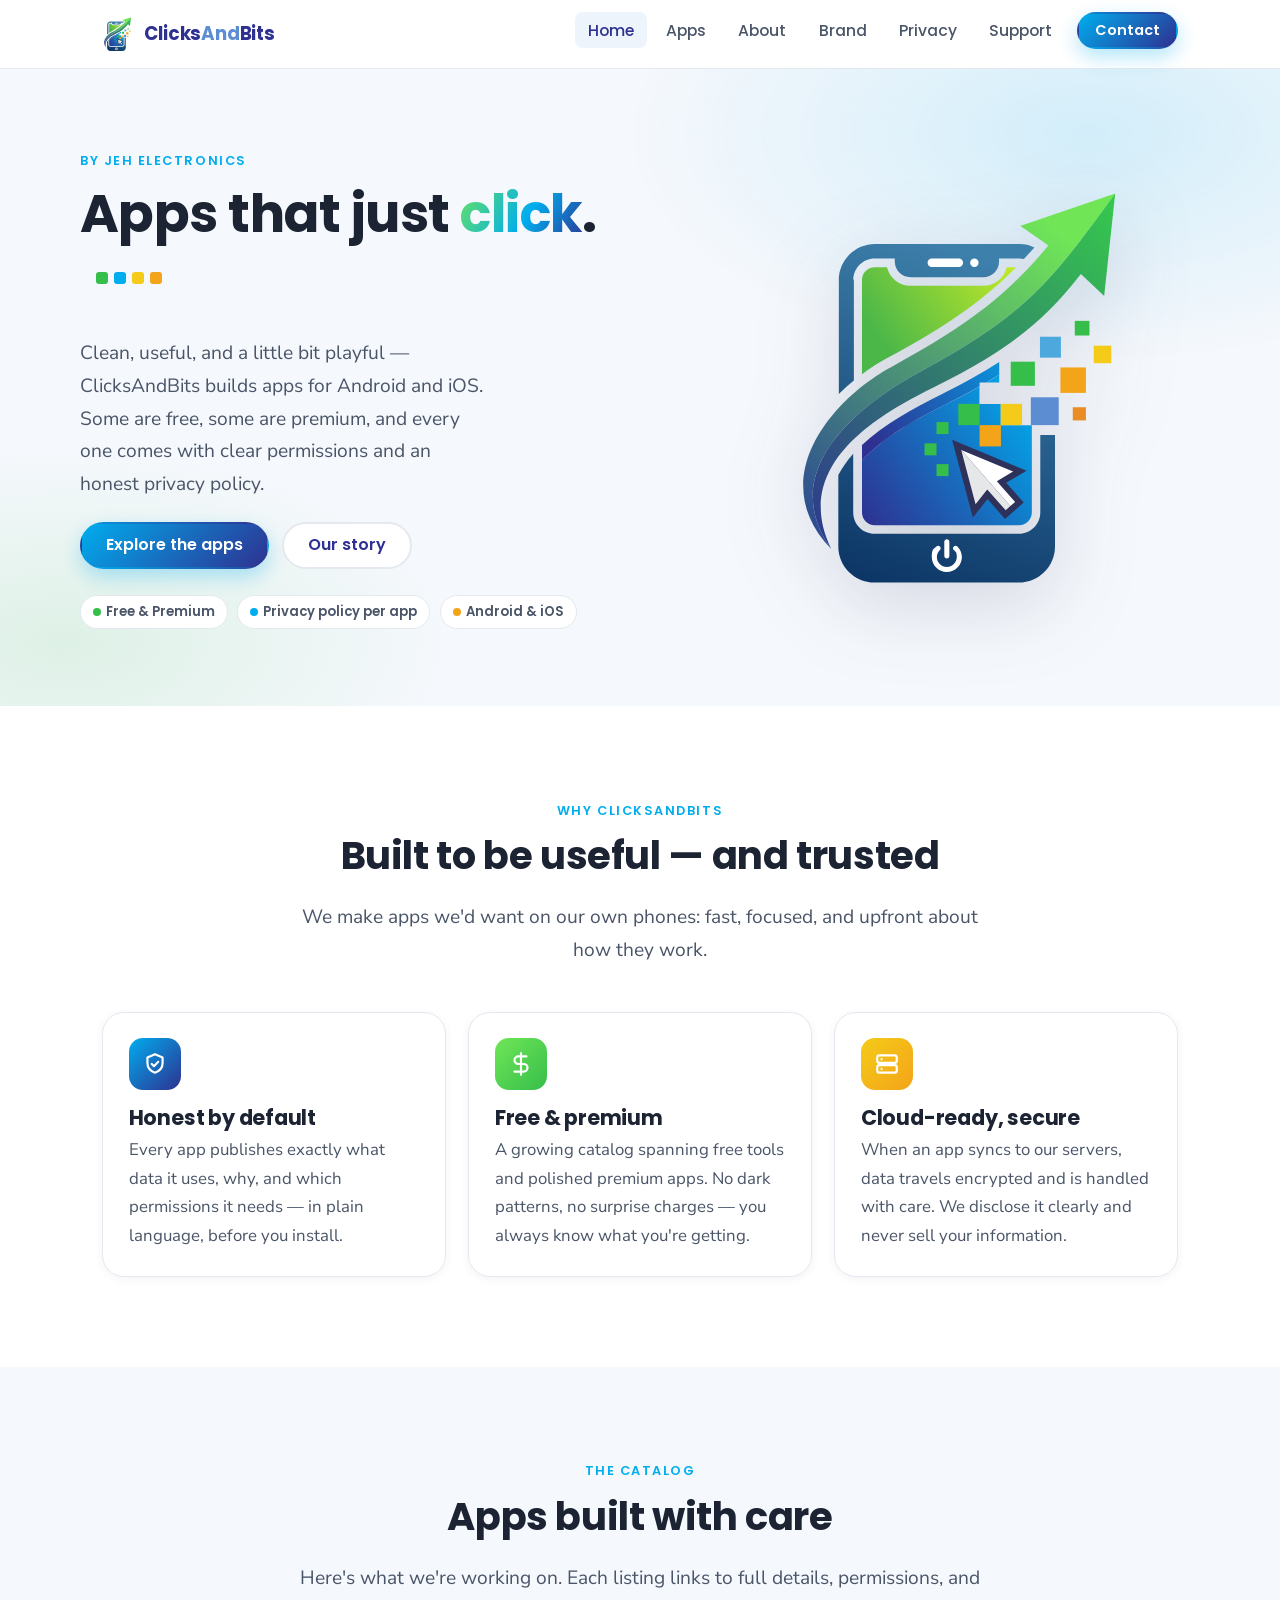
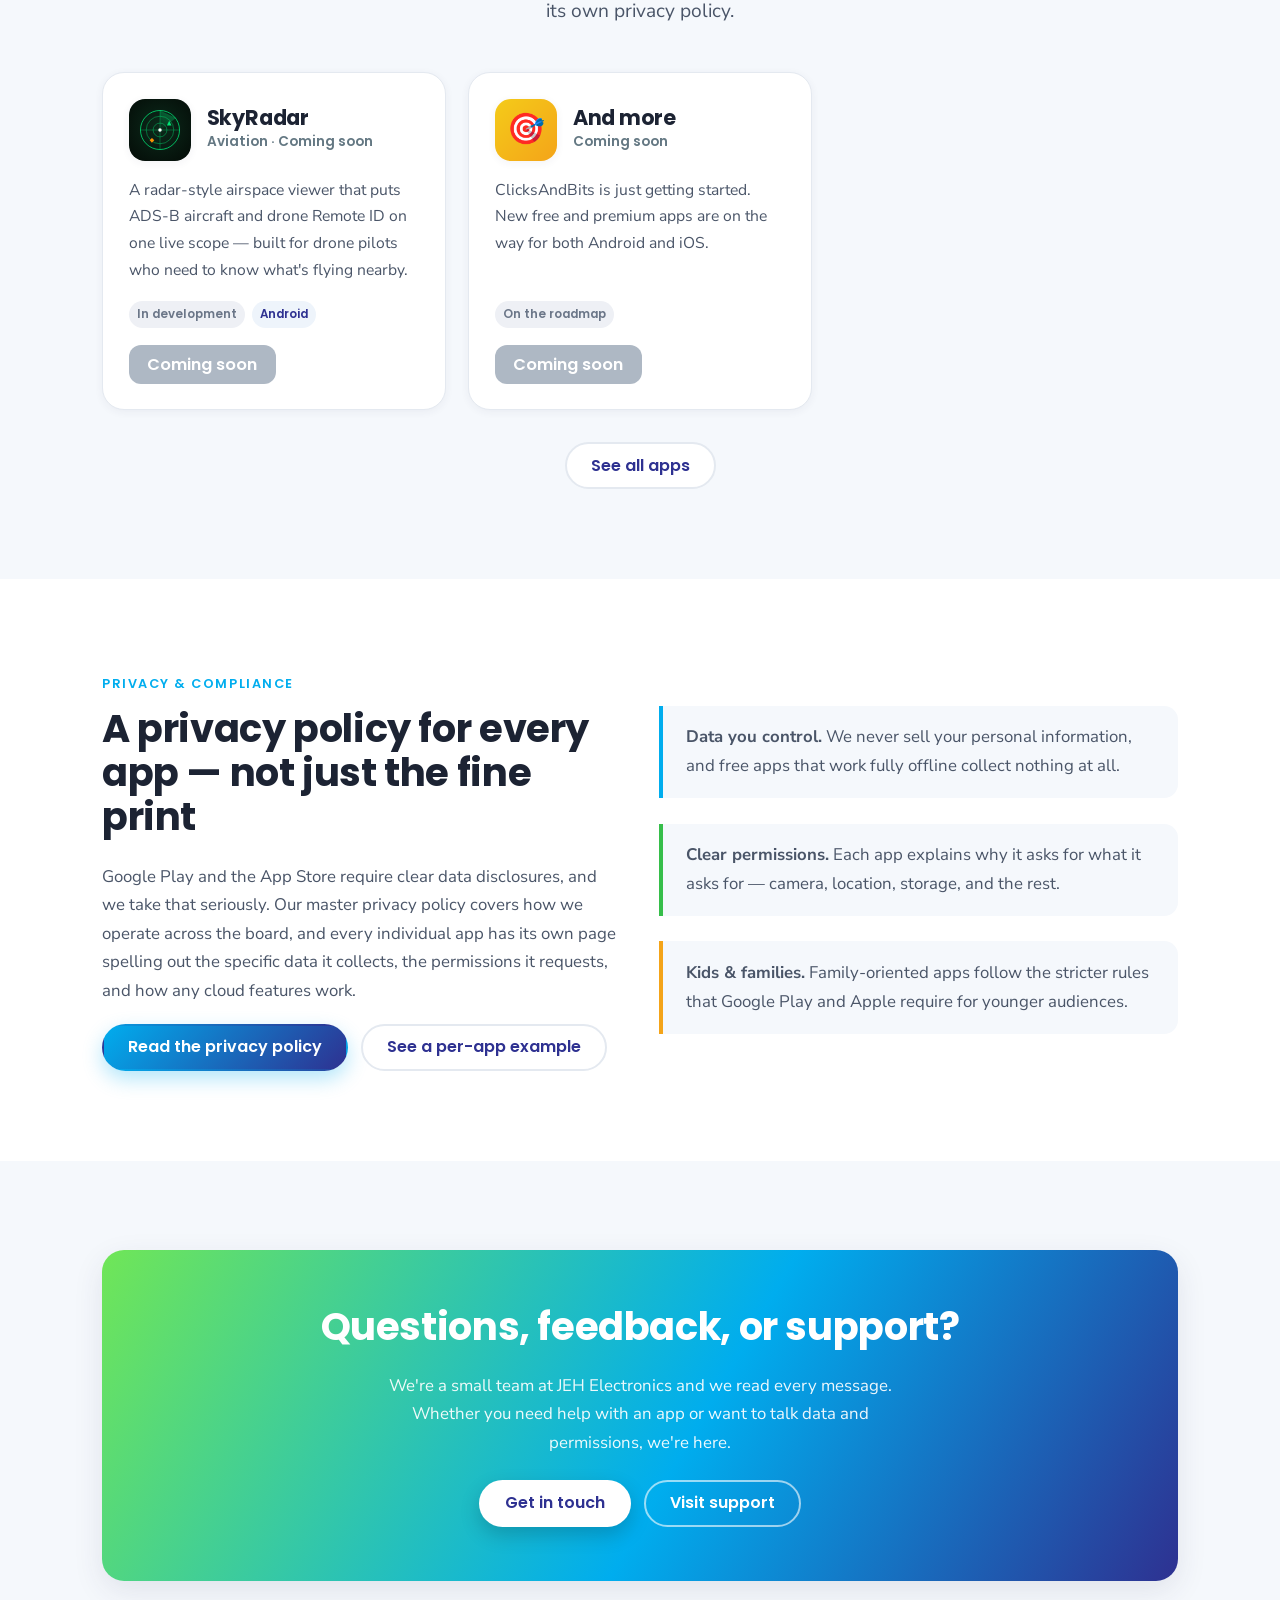
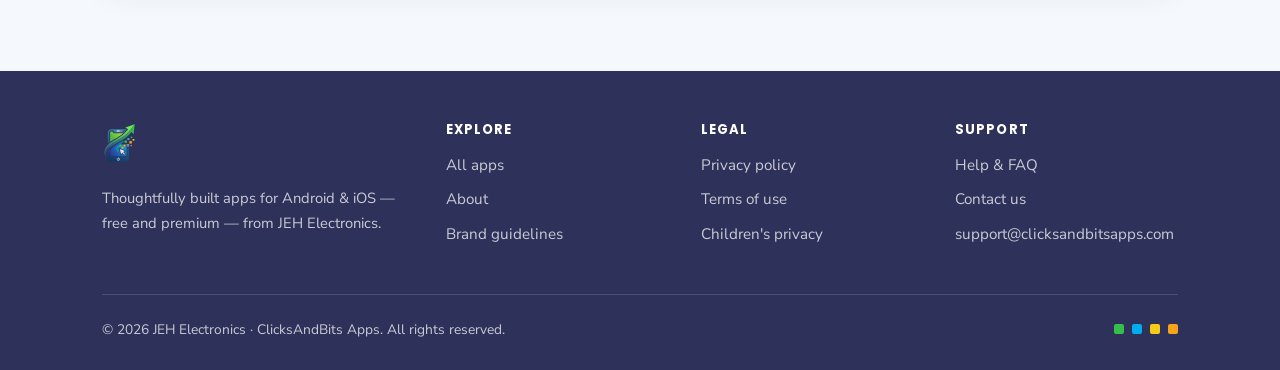
<file: index.html>
<!DOCTYPE html>
<html lang="en">
<head>
  <meta charset="UTF-8">
  <meta name="viewport" content="width=device-width, initial-scale=1">
  <title>ClicksAndBits Apps — Thoughtfully built apps for Android &amp; iOS</title>
  <meta name="description" content="ClicksAndBits Apps, by JEH Electronics, builds clean, useful, and playful apps for Android and iOS — free and premium. Clear permissions, honest data practices, and a privacy policy for every app.">
  <link rel="icon" type="image/svg+xml" href="assets/img/icon.svg">
  <link rel="preconnect" href="https://fonts.googleapis.com">
  <link rel="preconnect" href="https://fonts.gstatic.com" crossorigin>
  <link href="https://fonts.googleapis.com/css2?family=Poppins:wght@500;600;700&family=Nunito+Sans:opsz,wght@6..12,400;6..12,600;6..12,700&display=swap" rel="stylesheet">
  <link rel="stylesheet" href="assets/css/styles.css">
</head>
<body>

  <!-- ===================== HEADER ===================== -->
  <header class="site-header">
    <nav class="wrap nav" aria-label="Primary">
      <a class="brand" href="index.html">
        <img src="assets/img/icon.svg" alt="">
        <span class="brand-txt">Clicks<em>And</em>Bits</span>
      </a>
      <button class="nav-toggle" aria-label="Menu" aria-controls="nav-links" aria-expanded="false">
        <svg viewBox="0 0 24 24" fill="none" stroke="currentColor" stroke-width="2.2" stroke-linecap="round"><path d="M3 6h18M3 12h18M3 18h18"/></svg>
      </button>
      <ul class="nav-links" id="nav-links">
        <li><a href="index.html">Home</a></li>
        <li><a href="apps.html">Apps</a></li>
        <li><a href="about.html">About</a></li>
        <li><a href="brand.html">Brand</a></li>
        <li><a href="privacy.html">Privacy</a></li>
        <li><a href="support.html">Support</a></li>
        <li><a class="btn btn--primary btn--sm" href="contact.html">Contact</a></li>
      </ul>
    </nav>
  </header>

  <main>

    <!-- ===================== HERO ===================== -->
    <section class="hero">
      <div class="wrap hero-grid">
        <div>
          <span class="eyebrow">By JEH Electronics</span>
          <h1>Apps that just <span class="grad">click</span>.<span class="bits"><i></i><i></i><i></i><i></i></span></h1>
          <p class="lead">Clean, useful, and a little bit playful — ClicksAndBits builds apps for Android and iOS. Some are free, some are premium, and every one comes with clear permissions and an honest privacy policy.</p>
          <div class="btn-row">
            <a class="btn btn--primary" href="apps.html">Explore the apps</a>
            <a class="btn btn--ghost" href="about.html">Our story</a>
          </div>
          <div class="pill-row">
            <span class="pill"><span class="dot" style="background:var(--cb-green)"></span> Free &amp; Premium</span>
            <span class="pill"><span class="dot" style="background:var(--cb-blue)"></span> Privacy policy per app</span>
            <span class="pill"><span class="dot" style="background:var(--cb-orange)"></span> Android &amp; iOS</span>
          </div>
        </div>
        <div class="hero-art">
          <img src="assets/img/icon.svg" alt="ClicksAndBits Apps logo — a phone with a rising arrow and colorful pixel bits">
        </div>
      </div>
    </section>

    <!-- ===================== VALUE PROPS ===================== -->
    <section class="section">
      <div class="wrap">
        <div class="section-head center">
          <span class="eyebrow">Why ClicksAndBits</span>
          <h2>Built to be useful — and trusted</h2>
          <p class="lead">We make apps we'd want on our own phones: fast, focused, and upfront about how they work.</p>
        </div>
        <div class="grid grid-3">
          <div class="card card--hover">
            <div class="feature-icon bg-brand">
              <svg viewBox="0 0 24 24" fill="none" stroke="currentColor" stroke-width="2" stroke-linecap="round" stroke-linejoin="round"><path d="M12 3l7 3v5c0 4.5-3 7.5-7 9-4-1.5-7-4.5-7-9V6z"/><path d="M9 12l2 2 4-4"/></svg>
            </div>
            <h3>Honest by default</h3>
            <p>Every app publishes exactly what data it uses, why, and which permissions it needs — in plain language, before you install.</p>
          </div>
          <div class="card card--hover">
            <div class="feature-icon bg-green">
              <svg viewBox="0 0 24 24" fill="none" stroke="currentColor" stroke-width="2" stroke-linecap="round" stroke-linejoin="round"><path d="M12 2v20M17 5H9.5a3.5 3.5 0 0 0 0 7h5a3.5 3.5 0 0 1 0 7H6"/></svg>
            </div>
            <h3>Free &amp; premium</h3>
            <p>A growing catalog spanning free tools and polished premium apps. No dark patterns, no surprise charges — you always know what you're getting.</p>
          </div>
          <div class="card card--hover">
            <div class="feature-icon bg-warm">
              <svg viewBox="0 0 24 24" fill="none" stroke="currentColor" stroke-width="2" stroke-linecap="round" stroke-linejoin="round"><rect x="3" y="4" width="18" height="7" rx="2"/><rect x="3" y="13" width="18" height="7" rx="2"/><path d="M7 7.5h.01M7 16.5h.01"/></svg>
            </div>
            <h3>Cloud-ready, secure</h3>
            <p>When an app syncs to our servers, data travels encrypted and is handled with care. We disclose it clearly and never sell your information.</p>
          </div>
        </div>
      </div>
    </section>

    <!-- ===================== FEATURED APPS ===================== -->
    <section class="section section--soft">
      <div class="wrap">
        <div class="section-head center">
          <span class="eyebrow">The catalog</span>
          <h2>Apps built with care</h2>
          <p class="lead">Here's what we're working on. Each listing links to full details, permissions, and its own privacy policy.</p>
        </div>
        <div class="grid grid-3">

          <!-- Example / template app — hidden for now
          <article class="card card--hover app-card">
            <div class="app-card__top">
              <div class="app-icon" style="background:var(--grad-brand)">🚀</div>
              <div>
                <h3>Example App</h3>
                <div class="app-card__meta">Productivity</div>
              </div>
            </div>
            <p>A short, friendly description of what the app does and who it's for. This entry doubles as a template for every new app you add.</p>
            <div class="tag-row">
              <span class="tag tag--free">Free</span>
              <span class="tag tag--data">Cloud sync</span>
              <span class="tag">Android · iOS</span>
            </div>
            <div class="app-card__actions">
              <a class="link-arrow" href="apps/example-app.html">View details &amp; privacy</a>
            </div>
          </article>
          -->


          <!-- SkyRadar — coming soon -->
          <article class="card app-card">
            <div class="app-card__top">
              <div class="app-icon app-icon--img"><img src="assets/img/skyradar-icon.svg" alt="SkyRadar app icon" width="62" height="62"></div>
              <div>
                <h3>SkyRadar</h3>
                <div class="app-card__meta">Aviation · Coming soon</div>
              </div>
            </div>
            <p>A radar-style airspace viewer that puts ADS-B aircraft and drone Remote ID on one live scope — built for drone pilots who need to know what's flying nearby.</p>
            <div class="tag-row">
              <span class="tag tag--soon">In development</span>
              <span class="tag">Android</span>
            </div>
            <div class="app-card__actions">
              <span class="store-badge is-disabled"><span class="sb-big">Coming soon</span></span>
            </div>
          </article>

          <article class="card app-card">
            <div class="app-card__top">
              <div class="app-icon" style="background:var(--grad-warm)">🎯</div>
              <div>
                <h3>And more</h3>
                <div class="app-card__meta">Coming soon</div>
              </div>
            </div>
            <p>ClicksAndBits is just getting started. New free and premium apps are on the way for both Android and iOS.</p>
            <div class="tag-row">
              <span class="tag tag--soon">On the roadmap</span>
            </div>
            <div class="app-card__actions">
              <span class="store-badge is-disabled"><span class="sb-big">Coming soon</span></span>
            </div>
          </article>

        </div>
        <div class="btn-row center" style="margin-top:2rem">
          <a class="btn btn--ghost" href="apps.html">See all apps</a>
        </div>
      </div>
    </section>

    <!-- ===================== TRUST / PRIVACY STRIP ===================== -->
    <section class="section">
      <div class="wrap">
        <div class="grid grid-2" style="align-items:center; gap:2.4rem">
          <div>
            <span class="eyebrow">Privacy &amp; compliance</span>
            <h2>A privacy policy for every app — not just the fine print</h2>
            <p>Google Play and the App Store require clear data disclosures, and we take that seriously. Our master privacy policy covers how we operate across the board, and every individual app has its own page spelling out the specific data it collects, the permissions it requests, and how any cloud features work.</p>
            <div class="btn-row">
              <a class="btn btn--primary" href="privacy.html">Read the privacy policy</a>
              <a class="btn btn--ghost" href="apps/example-app.html">See a per-app example</a>
            </div>
          </div>
          <div class="stack">
            <div class="callout"><p><strong>Data you control.</strong> We never sell your personal information, and free apps that work fully offline collect nothing at all.</p></div>
            <div class="callout callout--green"><p><strong>Clear permissions.</strong> Each app explains why it asks for what it asks for — camera, location, storage, and the rest.</p></div>
            <div class="callout callout--warm"><p><strong>Kids &amp; families.</strong> Family-oriented apps follow the stricter rules that Google Play and Apple require for younger audiences.</p></div>
          </div>
        </div>
      </div>
    </section>

    <!-- ===================== CTA ===================== -->
    <section class="section section--soft">
      <div class="wrap">
        <div class="cta-band">
          <h2>Questions, feedback, or support?</h2>
          <p>We're a small team at JEH Electronics and we read every message. Whether you need help with an app or want to talk data and permissions, we're here.</p>
          <div class="btn-row center" style="margin-top:1.4rem">
            <a class="btn btn--primary" href="contact.html">Get in touch</a>
            <a class="btn btn--ghost" href="support.html" style="background:transparent;color:#fff;border-color:rgba(255,255,255,.6)">Visit support</a>
          </div>
        </div>
      </div>
    </section>

  </main>

  <!-- ===================== FOOTER ===================== -->
  <footer class="site-footer">
    <div class="wrap">
      <div class="footer-grid">
        <div class="footer-brand">
          <img src="assets/img/icon.svg" alt="ClicksAndBits Apps">
          <p>Thoughtfully built apps for Android &amp; iOS — free and premium — from JEH Electronics.</p>
        </div>
        <div>
          <h4>Explore</h4>
          <ul>
            <li><a href="apps.html">All apps</a></li>
            <li><a href="about.html">About</a></li>
            <li><a href="brand.html">Brand guidelines</a></li>
          </ul>
        </div>
        <div>
          <h4>Legal</h4>
          <ul>
            <li><a href="privacy.html">Privacy policy</a></li>
            <li><a href="terms.html">Terms of use</a></li>
            <li><a href="privacy.html#childrens-privacy">Children's privacy</a></li>
          </ul>
        </div>
        <div>
          <h4>Support</h4>
          <ul>
            <li><a href="support.html">Help &amp; FAQ</a></li>
            <li><a href="contact.html">Contact us</a></li>
            <li><a href="mailto:support@clicksandbitsapps.com">support@clicksandbitsapps.com</a></li>
          </ul>
        </div>
      </div>
      <div class="footer-bar">
        <span>© <span data-year>2026</span> JEH Electronics · ClicksAndBits Apps. All rights reserved.</span>
        <span class="footer-badges" aria-hidden="true"><i></i><i></i><i></i><i></i></span>
      </div>
    </div>
  </footer>

  <script src="assets/js/main.js"></script>
</body>
</html>
</file>
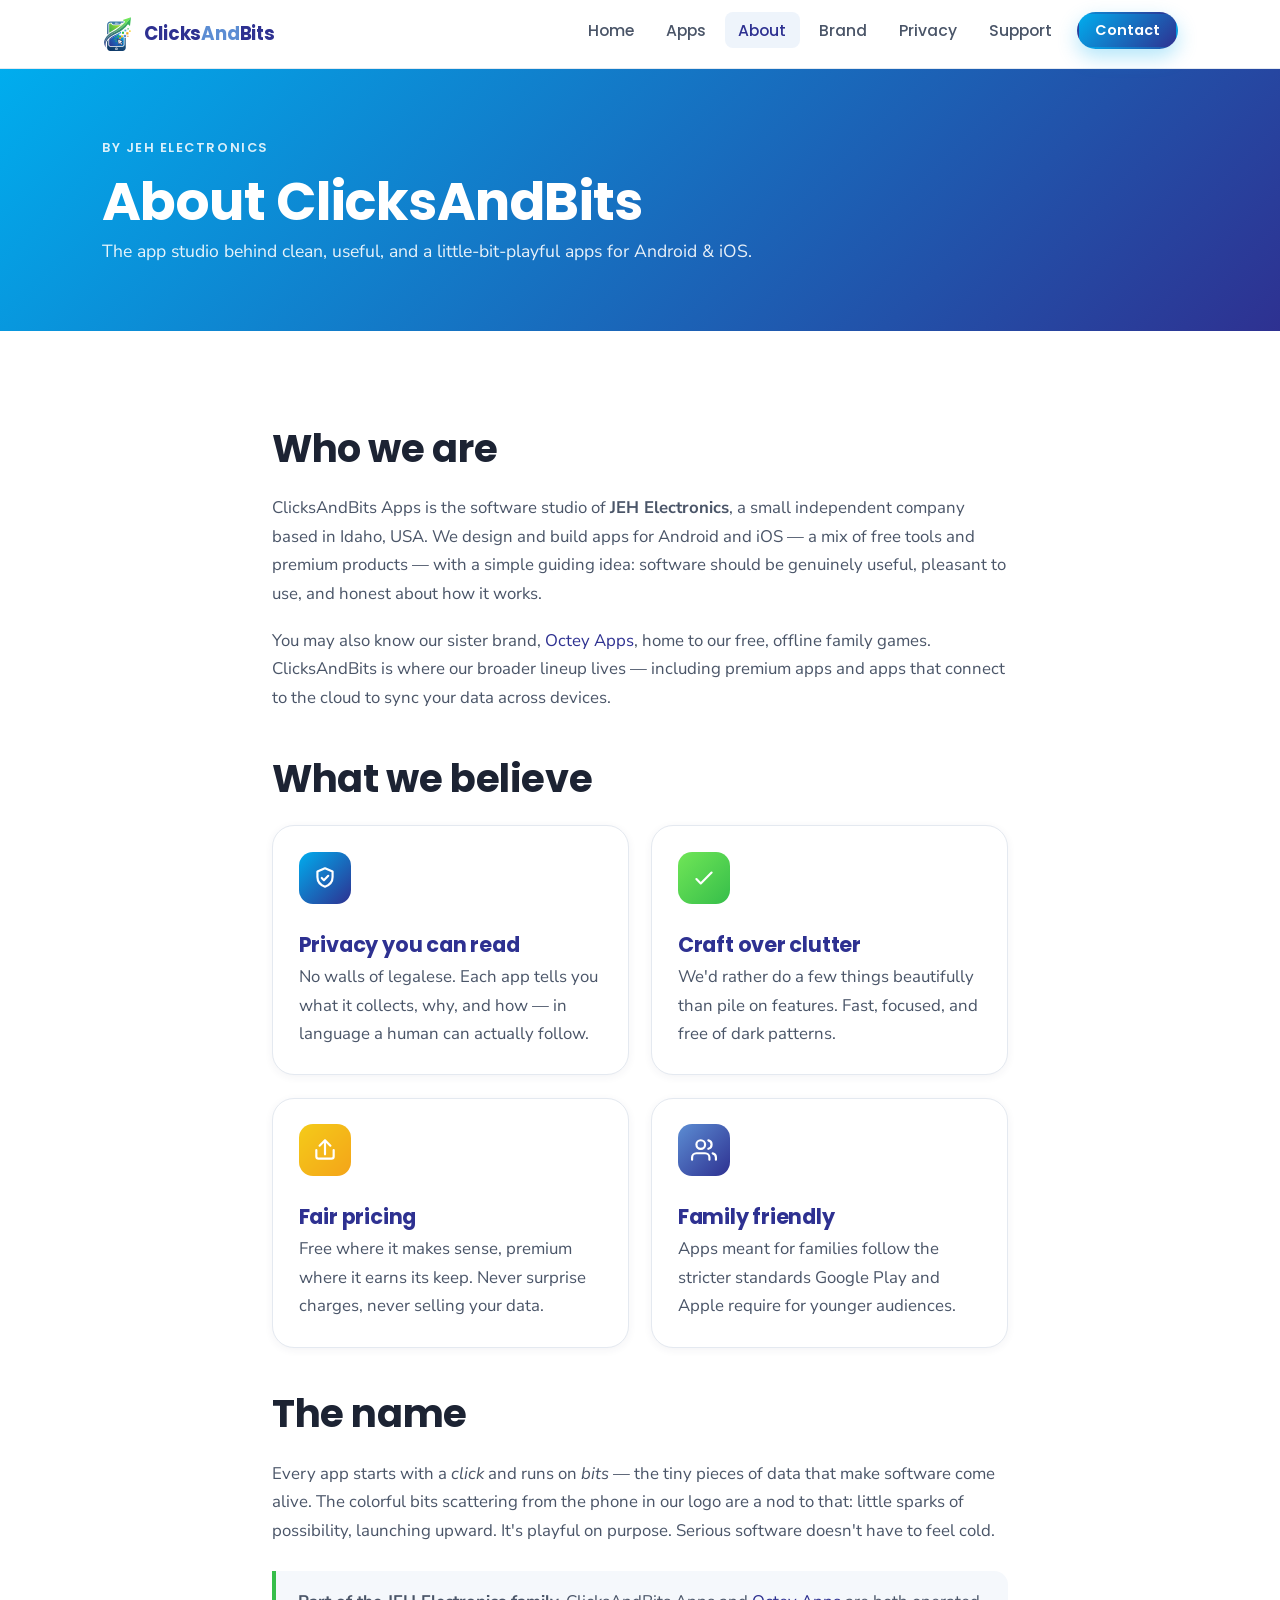
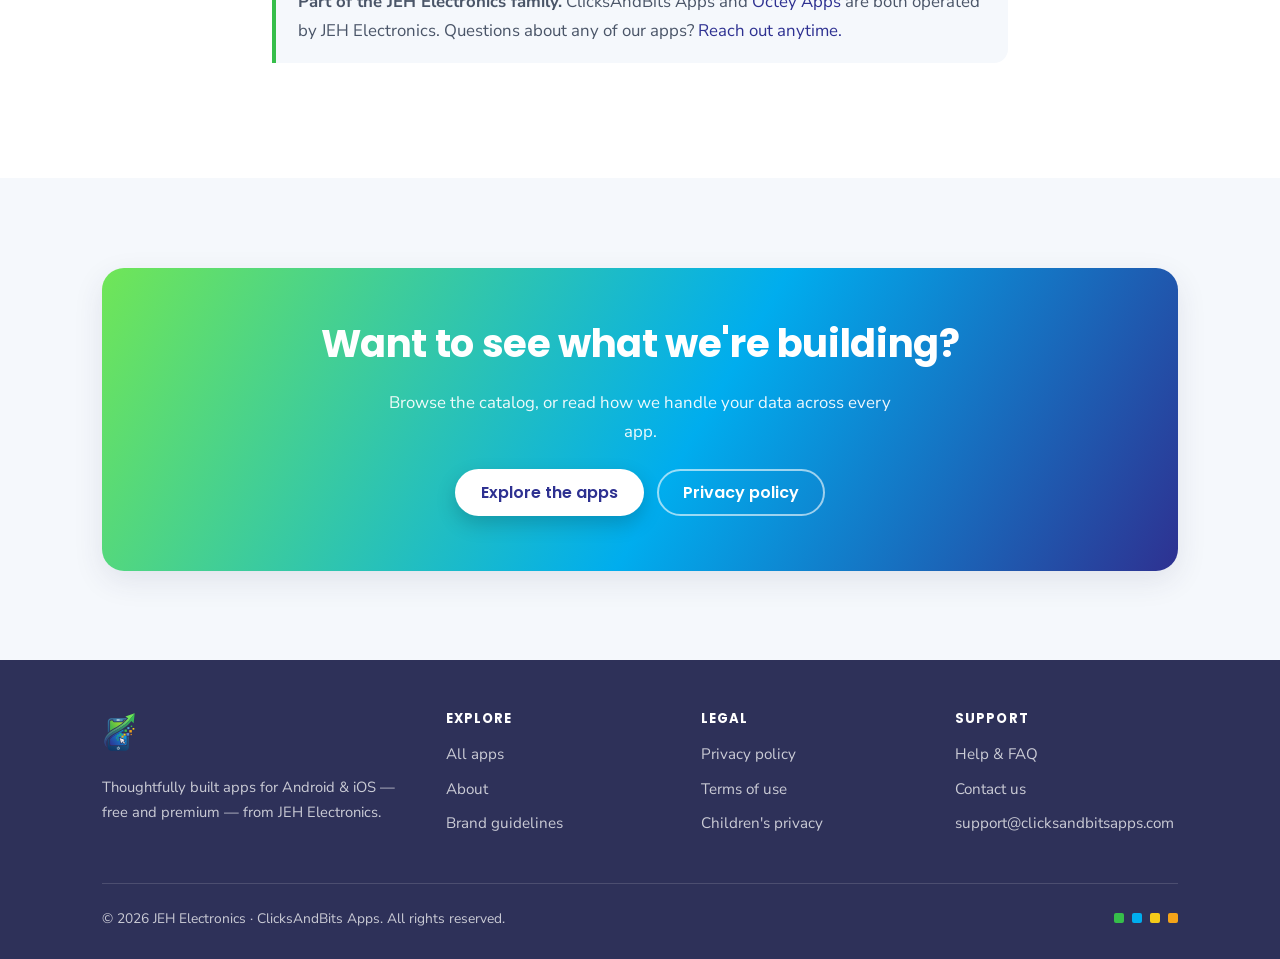
<file: about.html>
<!DOCTYPE html>
<html lang="en">
<head>
  <meta charset="UTF-8">
  <meta name="viewport" content="width=device-width, initial-scale=1">
  <title>About — ClicksAndBits Apps by JEH Electronics</title>
  <meta name="description" content="ClicksAndBits Apps is the app studio of JEH Electronics, building clean, useful apps for Android and iOS with honest data practices.">
  <link rel="icon" type="image/svg+xml" href="assets/img/icon.svg">
  <link rel="preconnect" href="https://fonts.googleapis.com">
  <link rel="preconnect" href="https://fonts.gstatic.com" crossorigin>
  <link href="https://fonts.googleapis.com/css2?family=Poppins:wght@500;600;700&family=Nunito+Sans:opsz,wght@6..12,400;6..12,600;6..12,700&display=swap" rel="stylesheet">
  <link rel="stylesheet" href="assets/css/styles.css">
</head>
<body>

  <header class="site-header">
    <nav class="wrap nav" aria-label="Primary">
      <a class="brand" href="index.html">
        <img src="assets/img/icon.svg" alt="">
        <span class="brand-txt">Clicks<em>And</em>Bits</span>
      </a>
      <button class="nav-toggle" aria-label="Menu" aria-controls="nav-links" aria-expanded="false">
        <svg viewBox="0 0 24 24" fill="none" stroke="currentColor" stroke-width="2.2" stroke-linecap="round"><path d="M3 6h18M3 12h18M3 18h18"/></svg>
      </button>
      <ul class="nav-links" id="nav-links">
        <li><a href="index.html">Home</a></li>
        <li><a href="apps.html">Apps</a></li>
        <li><a href="about.html">About</a></li>
        <li><a href="brand.html">Brand</a></li>
        <li><a href="privacy.html">Privacy</a></li>
        <li><a href="support.html">Support</a></li>
        <li><a class="btn btn--primary btn--sm" href="contact.html">Contact</a></li>
      </ul>
    </nav>
  </header>

  <main>
    <section class="page-hero">
      <div class="wrap">
        <span class="eyebrow">By JEH Electronics</span>
        <h1>About ClicksAndBits</h1>
        <p>The app studio behind clean, useful, and a little-bit-playful apps for Android &amp; iOS.</p>
      </div>
    </section>

    <section class="section">
      <div class="wrap prose">
        <h2>Who we are</h2>
        <p>ClicksAndBits Apps is the software studio of <strong>JEH Electronics</strong>, a small independent company based in Idaho, USA. We design and build apps for Android and iOS — a mix of free tools and premium products — with a simple guiding idea: software should be genuinely useful, pleasant to use, and honest about how it works.</p>
        <p>You may also know our sister brand, <a href="https://octeyapps.com">Octey Apps</a>, home to our free, offline family games. ClicksAndBits is where our broader lineup lives — including premium apps and apps that connect to the cloud to sync your data across devices.</p>

        <h2>What we believe</h2>
        <div class="grid grid-2" style="margin:1.5rem 0 0">
          <div class="card">
            <div class="feature-icon bg-brand"><svg viewBox="0 0 24 24" fill="none" stroke="currentColor" stroke-width="2" stroke-linecap="round" stroke-linejoin="round"><path d="M12 3l7 3v5c0 4.5-3 7.5-7 9-4-1.5-7-4.5-7-9V6z"/><path d="M9 12l2 2 4-4"/></svg></div>
            <h3>Privacy you can read</h3>
            <p>No walls of legalese. Each app tells you what it collects, why, and how — in language a human can actually follow.</p>
          </div>
          <div class="card">
            <div class="feature-icon bg-green"><svg viewBox="0 0 24 24" fill="none" stroke="currentColor" stroke-width="2" stroke-linecap="round" stroke-linejoin="round"><path d="M5 13l4 4L19 7"/></svg></div>
            <h3>Craft over clutter</h3>
            <p>We'd rather do a few things beautifully than pile on features. Fast, focused, and free of dark patterns.</p>
          </div>
          <div class="card">
            <div class="feature-icon bg-warm"><svg viewBox="0 0 24 24" fill="none" stroke="currentColor" stroke-width="2" stroke-linecap="round" stroke-linejoin="round"><path d="M20 12v6a2 2 0 0 1-2 2H6a2 2 0 0 1-2-2v-6"/><path d="M12 3v13M7 8l5-5 5 5"/></svg></div>
            <h3>Fair pricing</h3>
            <p>Free where it makes sense, premium where it earns its keep. Never surprise charges, never selling your data.</p>
          </div>
          <div class="card">
            <div class="feature-icon bg-green" style="background:linear-gradient(135deg,var(--cb-slate-blue),var(--cb-indigo))"><svg viewBox="0 0 24 24" fill="none" stroke="currentColor" stroke-width="2" stroke-linecap="round" stroke-linejoin="round"><path d="M17 21v-2a4 4 0 0 0-4-4H5a4 4 0 0 0-4 4v2"/><circle cx="9" cy="7" r="4"/><path d="M23 21v-2a4 4 0 0 0-3-3.87M16 3.13a4 4 0 0 1 0 7.75"/></svg></div>
            <h3>Family friendly</h3>
            <p>Apps meant for families follow the stricter standards Google Play and Apple require for younger audiences.</p>
          </div>
        </div>

        <h2>The name</h2>
        <p>Every app starts with a <em>click</em> and runs on <em>bits</em> — the tiny pieces of data that make software come alive. The colorful bits scattering from the phone in our logo are a nod to that: little sparks of possibility, launching upward. It's playful on purpose. Serious software doesn't have to feel cold.</p>

        <div class="callout callout--green">
          <p><strong>Part of the JEH Electronics family.</strong> ClicksAndBits Apps and <a href="https://octeyapps.com">Octey Apps</a> are both operated by JEH Electronics. Questions about any of our apps? <a href="contact.html">Reach out anytime.</a></p>
        </div>
      </div>
    </section>

    <section class="section section--soft">
      <div class="wrap">
        <div class="cta-band">
          <h2>Want to see what we're building?</h2>
          <p>Browse the catalog, or read how we handle your data across every app.</p>
          <div class="btn-row center" style="margin-top:1.4rem">
            <a class="btn btn--primary" href="apps.html">Explore the apps</a>
            <a class="btn btn--ghost" href="privacy.html" style="background:transparent;color:#fff;border-color:rgba(255,255,255,.6)">Privacy policy</a>
          </div>
        </div>
      </div>
    </section>
  </main>

  <footer class="site-footer">
    <div class="wrap">
      <div class="footer-grid">
        <div class="footer-brand">
          <img src="assets/img/icon.svg" alt="ClicksAndBits Apps">
          <p>Thoughtfully built apps for Android &amp; iOS — free and premium — from JEH Electronics.</p>
        </div>
        <div>
          <h4>Explore</h4>
          <ul>
            <li><a href="apps.html">All apps</a></li>
            <li><a href="about.html">About</a></li>
            <li><a href="brand.html">Brand guidelines</a></li>
          </ul>
        </div>
        <div>
          <h4>Legal</h4>
          <ul>
            <li><a href="privacy.html">Privacy policy</a></li>
            <li><a href="terms.html">Terms of use</a></li>
            <li><a href="privacy.html#childrens-privacy">Children's privacy</a></li>
          </ul>
        </div>
        <div>
          <h4>Support</h4>
          <ul>
            <li><a href="support.html">Help &amp; FAQ</a></li>
            <li><a href="contact.html">Contact us</a></li>
            <li><a href="mailto:support@clicksandbitsapps.com">support@clicksandbitsapps.com</a></li>
          </ul>
        </div>
      </div>
      <div class="footer-bar">
        <span>© <span data-year>2026</span> JEH Electronics · ClicksAndBits Apps. All rights reserved.</span>
        <span class="footer-badges" aria-hidden="true"><i></i><i></i><i></i><i></i></span>
      </div>
    </div>
  </footer>

  <script src="assets/js/main.js"></script>
</body>
</html>
</file>
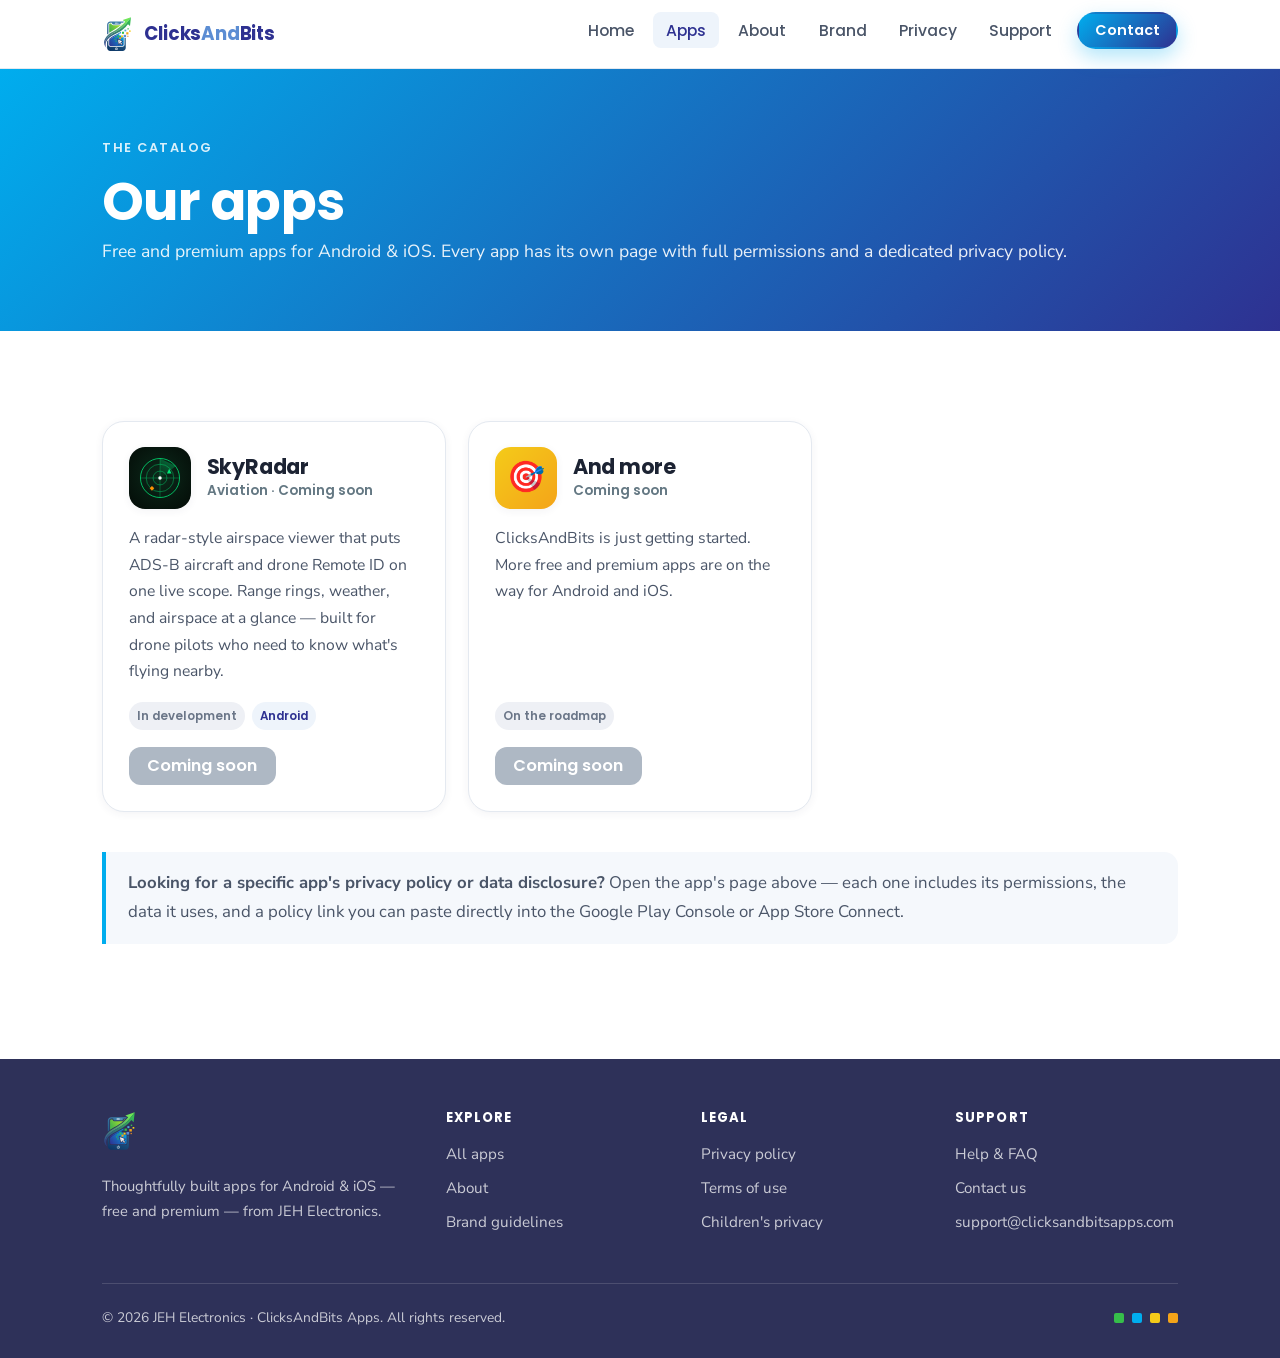
<file: apps.html>
<!DOCTYPE html>
<html lang="en">
<head>
  <meta charset="UTF-8">
  <meta name="viewport" content="width=device-width, initial-scale=1">
  <title>Apps — ClicksAndBits Apps</title>
  <meta name="description" content="Browse the ClicksAndBits Apps catalog for Android and iOS — free and premium. Every app links to its details, permissions, and privacy policy.">
  <link rel="icon" type="image/svg+xml" href="assets/img/icon.svg">
  <link rel="preconnect" href="https://fonts.googleapis.com">
  <link rel="preconnect" href="https://fonts.gstatic.com" crossorigin>
  <link href="https://fonts.googleapis.com/css2?family=Poppins:wght@500;600;700&family=Nunito+Sans:opsz,wght@6..12,400;6..12,600;6..12,700&display=swap" rel="stylesheet">
  <link rel="stylesheet" href="assets/css/styles.css">
</head>
<body>

  <header class="site-header">
    <nav class="wrap nav" aria-label="Primary">
      <a class="brand" href="index.html">
        <img src="assets/img/icon.svg" alt="">
        <span class="brand-txt">Clicks<em>And</em>Bits</span>
      </a>
      <button class="nav-toggle" aria-label="Menu" aria-controls="nav-links" aria-expanded="false">
        <svg viewBox="0 0 24 24" fill="none" stroke="currentColor" stroke-width="2.2" stroke-linecap="round"><path d="M3 6h18M3 12h18M3 18h18"/></svg>
      </button>
      <ul class="nav-links" id="nav-links">
        <li><a href="index.html">Home</a></li>
        <li><a href="apps.html">Apps</a></li>
        <li><a href="about.html">About</a></li>
        <li><a href="brand.html">Brand</a></li>
        <li><a href="privacy.html">Privacy</a></li>
        <li><a href="support.html">Support</a></li>
        <li><a class="btn btn--primary btn--sm" href="contact.html">Contact</a></li>
      </ul>
    </nav>
  </header>

  <main>
    <section class="page-hero">
      <div class="wrap">
        <span class="eyebrow">The catalog</span>
        <h1>Our apps</h1>
        <p>Free and premium apps for Android &amp; iOS. Every app has its own page with full permissions and a dedicated privacy policy.</p>
      </div>
    </section>

    <section class="section">
      <div class="wrap">
        <div class="grid grid-3">

          <!-- ============ Example / template app — hidden for now ============
          <article class="card card--hover app-card">
            <div class="app-card__top">
              <div class="app-icon" style="background:var(--grad-brand)">🚀</div>
              <div>
                <h3>Example App</h3>
                <div class="app-card__meta">Productivity</div>
              </div>
            </div>
            <p>A short, friendly description of what the app does and who it's for. Use this card as the template for every new app you add to the catalog.</p>
            <div class="tag-row">
              <span class="tag tag--free">Free</span>
              <span class="tag tag--data">Cloud sync</span>
              <span class="tag">Android · iOS</span>
            </div>
            <div class="app-card__actions">
              <a class="link-arrow" href="apps/example-app.html">View details &amp; privacy</a>
            </div>
          </article>
          -->


          <!-- ============ SkyRadar — coming soon ============ -->
          <article class="card app-card">
            <div class="app-card__top">
              <div class="app-icon app-icon--img"><img src="assets/img/skyradar-icon.svg" alt="SkyRadar app icon" width="62" height="62"></div>
              <div>
                <h3>SkyRadar</h3>
                <div class="app-card__meta">Aviation · Coming soon</div>
              </div>
            </div>
            <p>A radar-style airspace viewer that puts ADS-B aircraft and drone Remote ID on one live scope. Range rings, weather, and airspace at a glance — built for drone pilots who need to know what's flying nearby.</p>
            <div class="tag-row">
              <span class="tag tag--soon">In development</span>
              <span class="tag">Android</span>
            </div>
            <div class="app-card__actions">
              <span class="store-badge is-disabled"><span class="sb-big">Coming soon</span></span>
            </div>
          </article>

          <article class="card app-card">
            <div class="app-card__top">
              <div class="app-icon" style="background:var(--grad-warm)">🎯</div>
              <div>
                <h3>And more</h3>
                <div class="app-card__meta">Coming soon</div>
              </div>
            </div>
            <p>ClicksAndBits is just getting started. More free and premium apps are on the way for Android and iOS.</p>
            <div class="tag-row">
              <span class="tag tag--soon">On the roadmap</span>
            </div>
            <div class="app-card__actions">
              <span class="store-badge is-disabled"><span class="sb-big">Coming soon</span></span>
            </div>
          </article>

        </div>

        <div class="callout" style="margin-top:2.5rem">
          <p><strong>Looking for a specific app's privacy policy or data disclosure?</strong> Open the app's page above — each one includes its permissions, the data it uses, and a policy link you can paste directly into the Google Play Console or App Store Connect.</p>
        </div>
      </div>
    </section>
  </main>

  <footer class="site-footer">
    <div class="wrap">
      <div class="footer-grid">
        <div class="footer-brand">
          <img src="assets/img/icon.svg" alt="ClicksAndBits Apps">
          <p>Thoughtfully built apps for Android &amp; iOS — free and premium — from JEH Electronics.</p>
        </div>
        <div>
          <h4>Explore</h4>
          <ul>
            <li><a href="apps.html">All apps</a></li>
            <li><a href="about.html">About</a></li>
            <li><a href="brand.html">Brand guidelines</a></li>
          </ul>
        </div>
        <div>
          <h4>Legal</h4>
          <ul>
            <li><a href="privacy.html">Privacy policy</a></li>
            <li><a href="terms.html">Terms of use</a></li>
            <li><a href="privacy.html#childrens-privacy">Children's privacy</a></li>
          </ul>
        </div>
        <div>
          <h4>Support</h4>
          <ul>
            <li><a href="support.html">Help &amp; FAQ</a></li>
            <li><a href="contact.html">Contact us</a></li>
            <li><a href="mailto:support@clicksandbitsapps.com">support@clicksandbitsapps.com</a></li>
          </ul>
        </div>
      </div>
      <div class="footer-bar">
        <span>© <span data-year>2026</span> JEH Electronics · ClicksAndBits Apps. All rights reserved.</span>
        <span class="footer-badges" aria-hidden="true"><i></i><i></i><i></i><i></i></span>
      </div>
    </div>
  </footer>

  <script src="assets/js/main.js"></script>
</body>
</html>
</file>
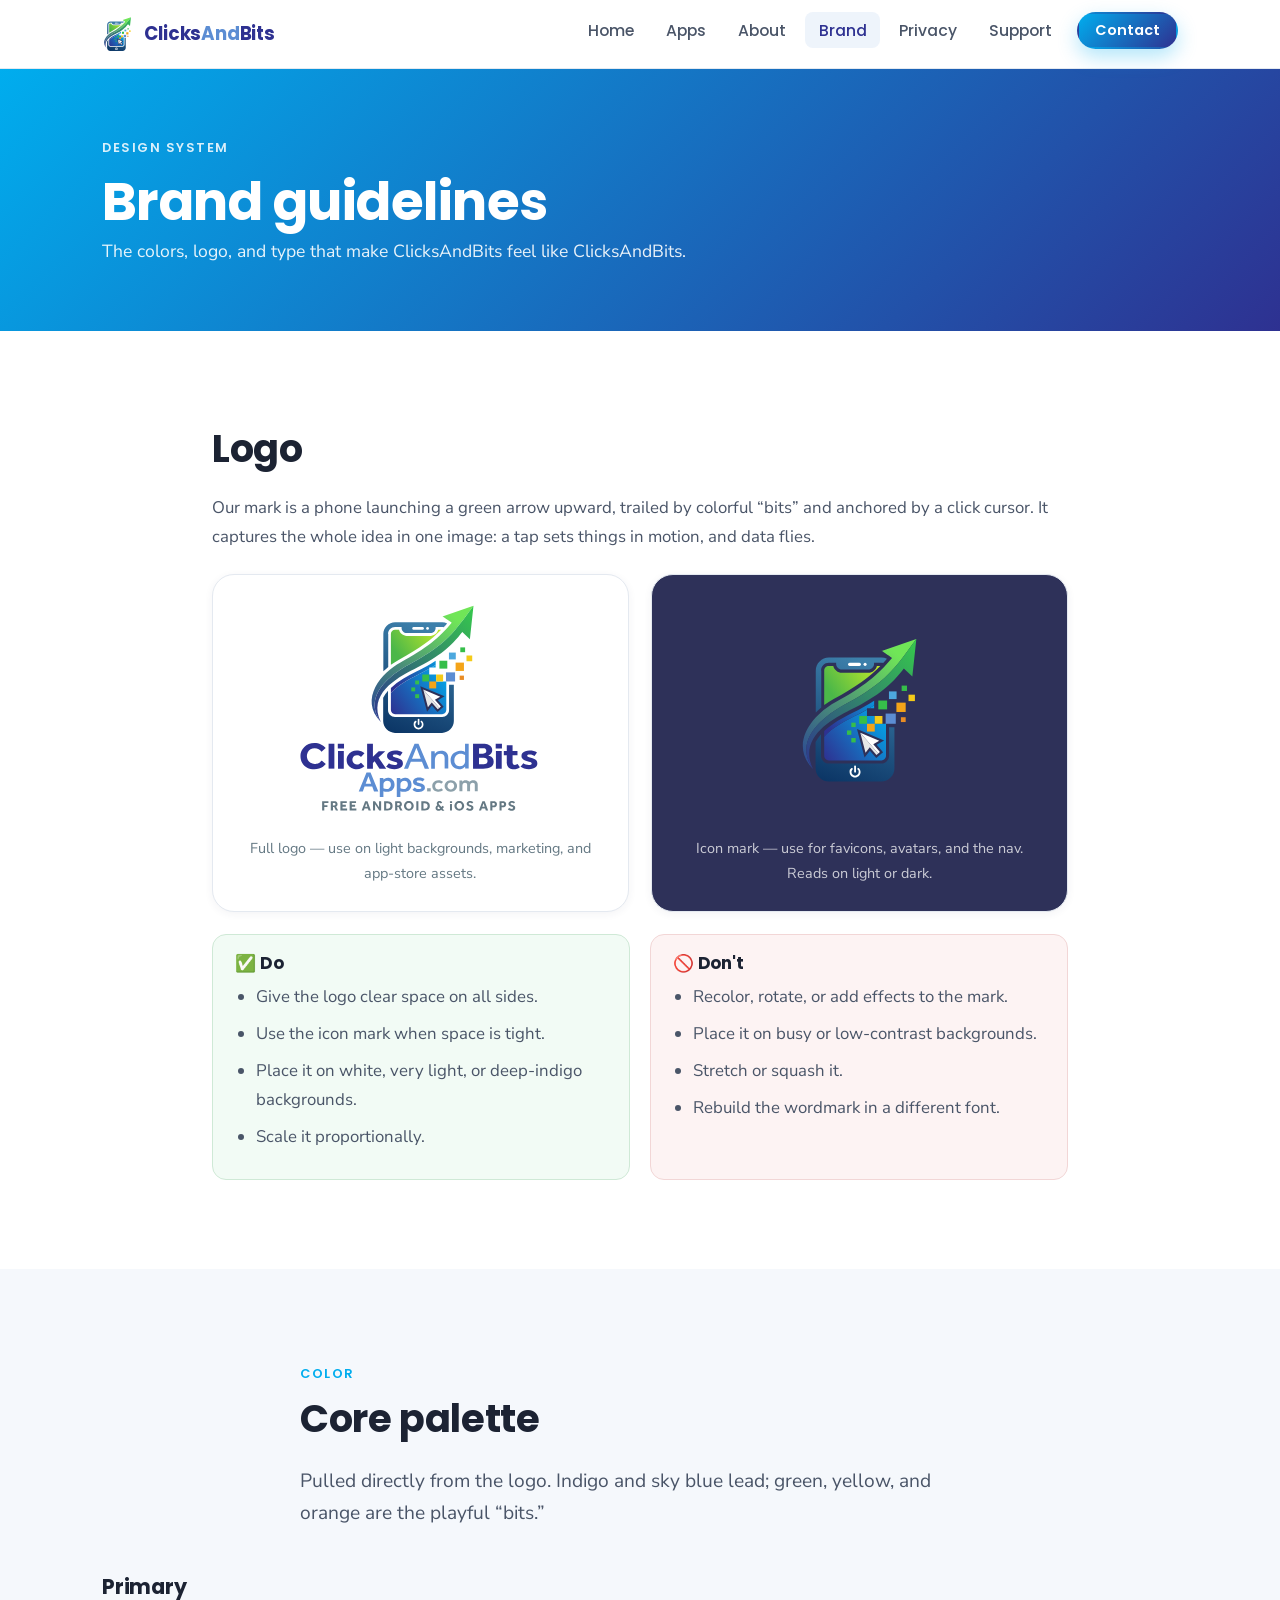
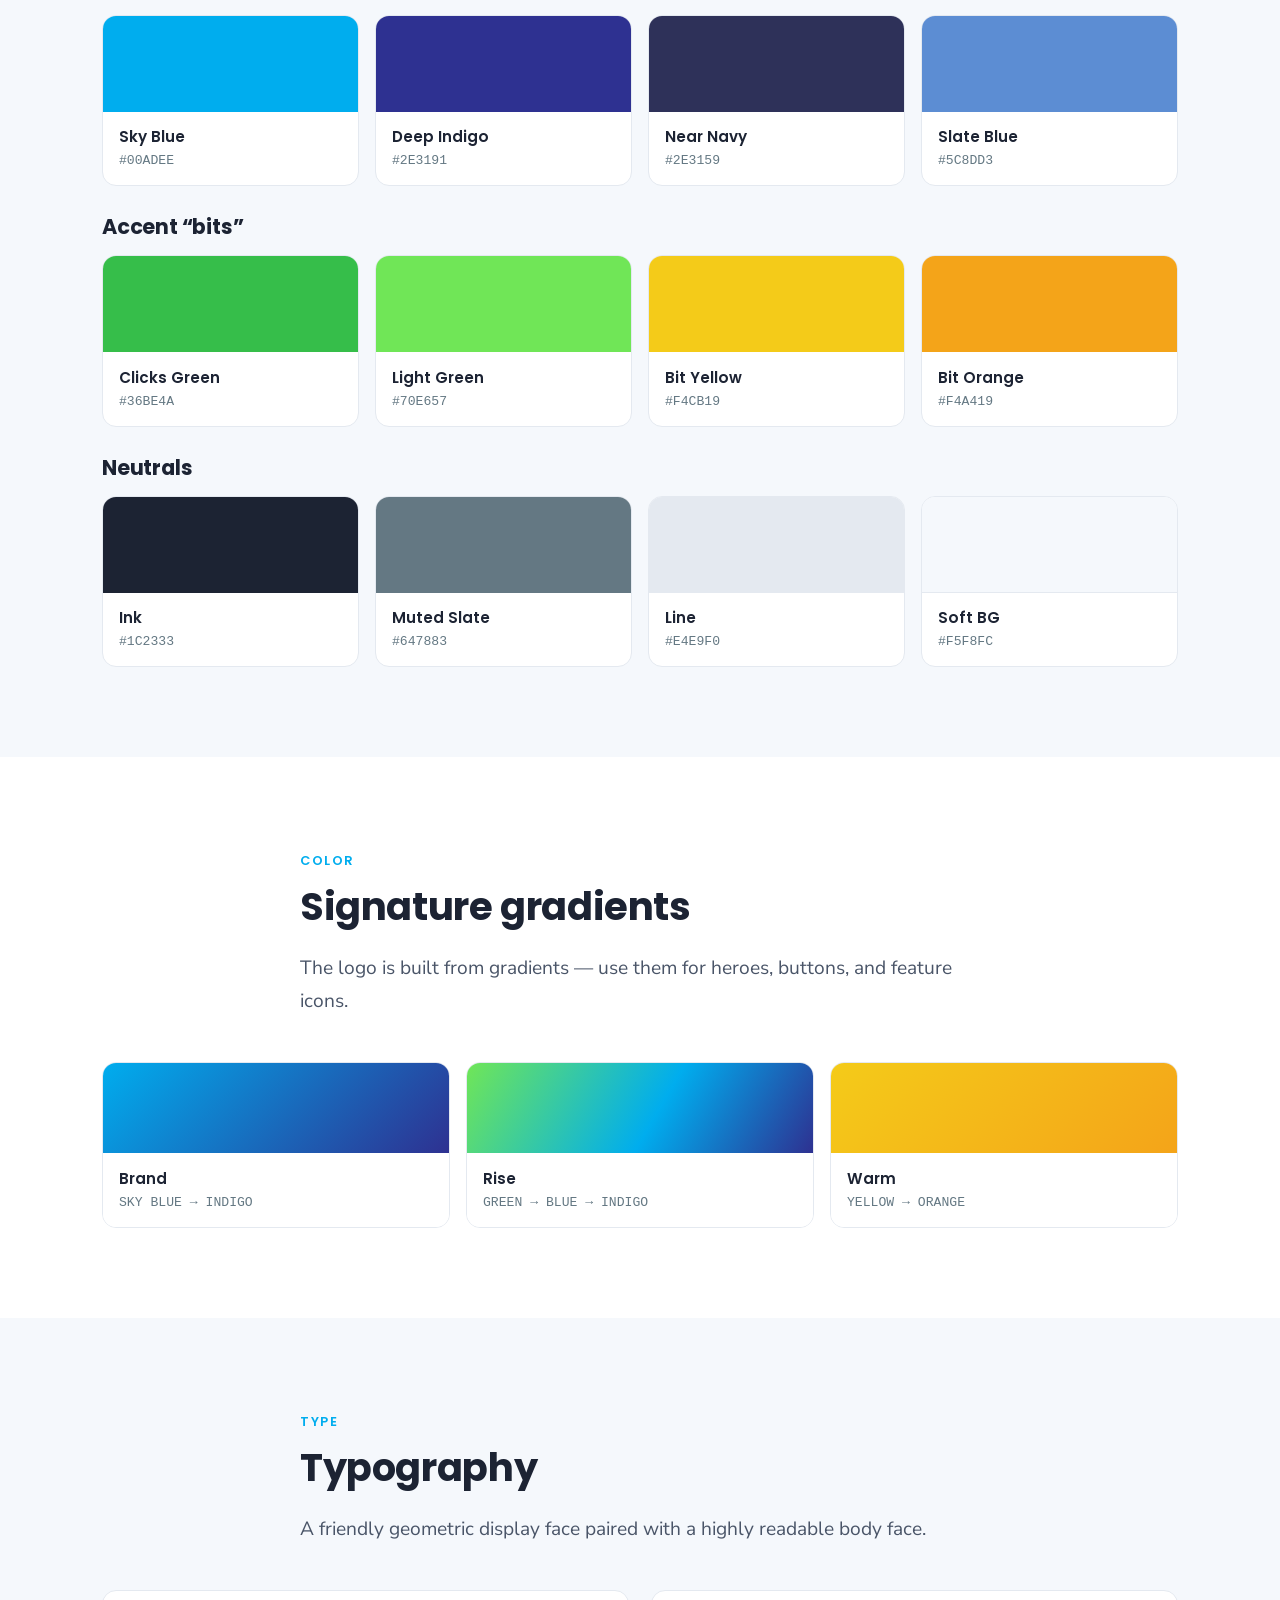
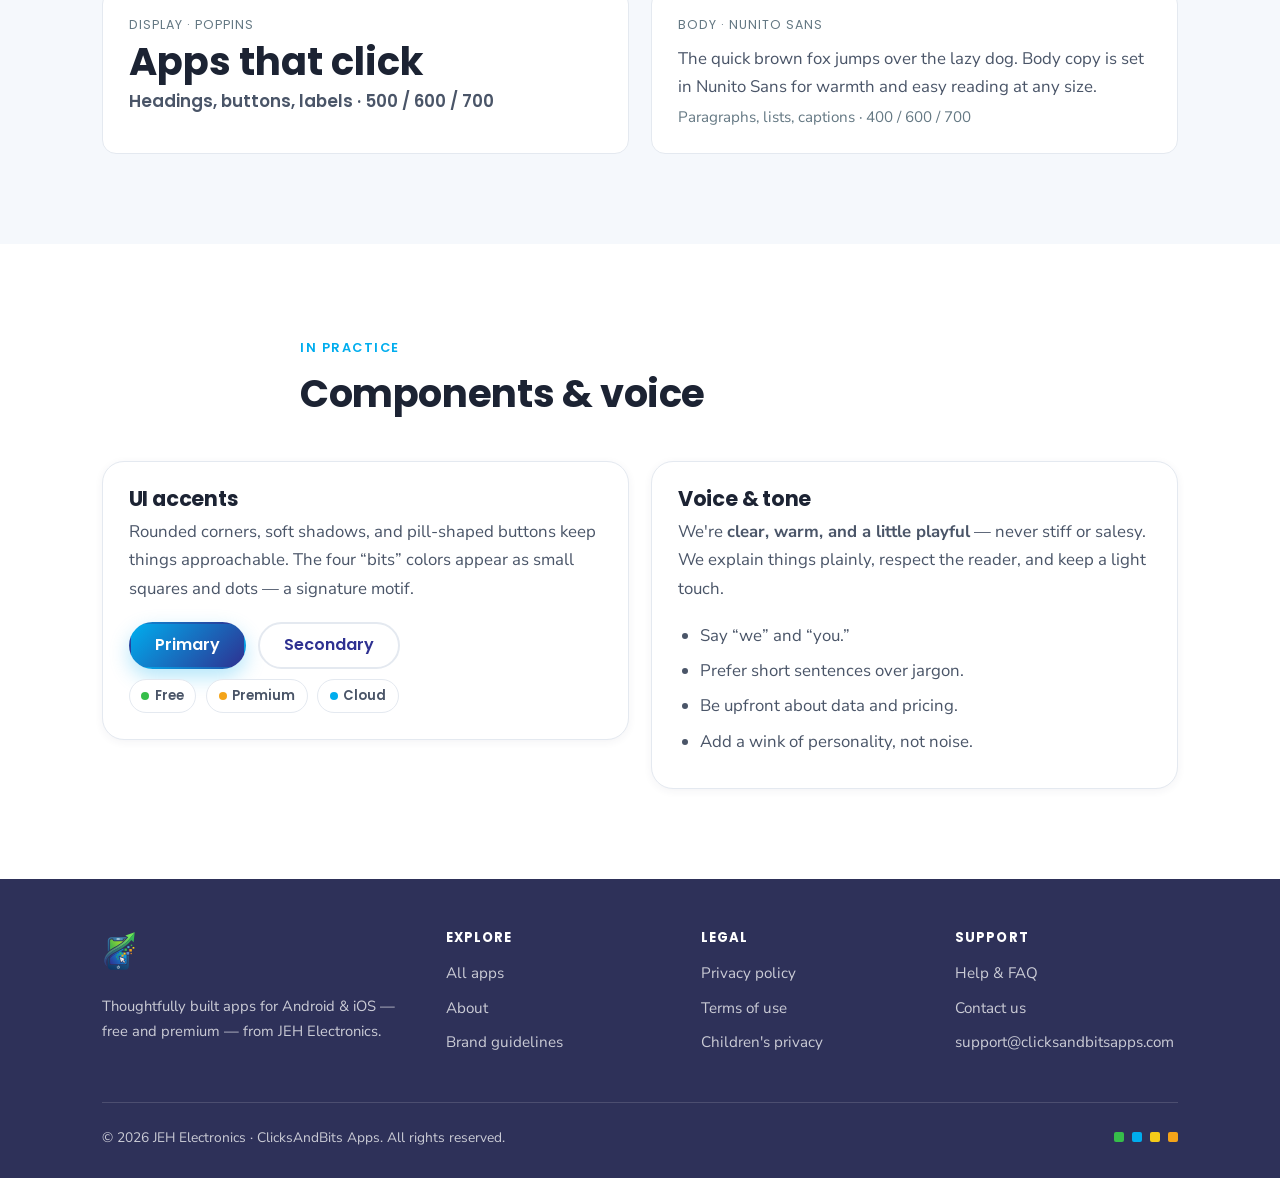
<file: brand.html>
<!DOCTYPE html>
<html lang="en">
<head>
  <meta charset="UTF-8">
  <meta name="viewport" content="width=device-width, initial-scale=1">
  <title>Brand Guidelines — ClicksAndBits Apps</title>
  <meta name="description" content="The ClicksAndBits Apps brand guidelines: logo, color palette, gradients, and typography for JEH Electronics.">
  <link rel="icon" type="image/svg+xml" href="assets/img/icon.svg">
  <link rel="preconnect" href="https://fonts.googleapis.com">
  <link rel="preconnect" href="https://fonts.gstatic.com" crossorigin>
  <link href="https://fonts.googleapis.com/css2?family=Poppins:wght@500;600;700&family=Nunito+Sans:opsz,wght@6..12,400;6..12,600;6..12,700&display=swap" rel="stylesheet">
  <link rel="stylesheet" href="assets/css/styles.css">
</head>
<body>

  <header class="site-header">
    <nav class="wrap nav" aria-label="Primary">
      <a class="brand" href="index.html">
        <img src="assets/img/icon.svg" alt="">
        <span class="brand-txt">Clicks<em>And</em>Bits</span>
      </a>
      <button class="nav-toggle" aria-label="Menu" aria-controls="nav-links" aria-expanded="false">
        <svg viewBox="0 0 24 24" fill="none" stroke="currentColor" stroke-width="2.2" stroke-linecap="round"><path d="M3 6h18M3 12h18M3 18h18"/></svg>
      </button>
      <ul class="nav-links" id="nav-links">
        <li><a href="index.html">Home</a></li>
        <li><a href="apps.html">Apps</a></li>
        <li><a href="about.html">About</a></li>
        <li><a href="brand.html">Brand</a></li>
        <li><a href="privacy.html">Privacy</a></li>
        <li><a href="support.html">Support</a></li>
        <li><a class="btn btn--primary btn--sm" href="contact.html">Contact</a></li>
      </ul>
    </nav>
  </header>

  <main>
    <section class="page-hero">
      <div class="wrap">
        <span class="eyebrow">Design system</span>
        <h1>Brand guidelines</h1>
        <p>The colors, logo, and type that make ClicksAndBits feel like ClicksAndBits.</p>
      </div>
    </section>

    <!-- LOGO -->
    <section class="section">
      <div class="wrap prose" style="max-width:900px">
        <h2>Logo</h2>
        <p>Our mark is a phone launching a green arrow upward, trailed by colorful “bits” and anchored by a click cursor. It captures the whole idea in one image: a tap sets things in motion, and data flies.</p>
        <div class="grid grid-2" style="align-items:stretch;margin:1.4rem 0">
          <div class="card center" style="display:flex;flex-direction:column;justify-content:center;gap:1rem">
            <img src="assets/img/logo-full.svg" alt="ClicksAndBits Apps full logo" style="max-height:220px;margin:auto">
            <p class="small muted mb-0">Full logo — use on light backgrounds, marketing, and app-store assets.</p>
          </div>
          <div class="card center" style="display:flex;flex-direction:column;justify-content:center;gap:1rem;background:var(--cb-indigo-2)">
            <img src="assets/img/icon.svg" alt="ClicksAndBits Apps icon mark" style="max-height:160px;margin:auto">
            <p class="small mb-0" style="color:rgba(255,255,255,.75)">Icon mark — use for favicons, avatars, and the nav. Reads on light or dark.</p>
          </div>
        </div>

        <div class="do-dont">
          <div class="dd dd--do">
            <h4>✅ Do</h4>
            <ul>
              <li>Give the logo clear space on all sides.</li>
              <li>Use the icon mark when space is tight.</li>
              <li>Place it on white, very light, or deep-indigo backgrounds.</li>
              <li>Scale it proportionally.</li>
            </ul>
          </div>
          <div class="dd dd--dont">
            <h4>🚫 Don't</h4>
            <ul>
              <li>Recolor, rotate, or add effects to the mark.</li>
              <li>Place it on busy or low-contrast backgrounds.</li>
              <li>Stretch or squash it.</li>
              <li>Rebuild the wordmark in a different font.</li>
            </ul>
          </div>
        </div>
      </div>
    </section>

    <!-- COLORS -->
    <section class="section section--soft">
      <div class="wrap">
        <div class="section-head">
          <span class="eyebrow">Color</span>
          <h2>Core palette</h2>
          <p class="lead">Pulled directly from the logo. Indigo and sky blue lead; green, yellow, and orange are the playful “bits.”</p>
        </div>

        <h3 style="font-family:var(--font-display);margin-bottom:1rem">Primary</h3>
        <div class="swatch-grid">
          <div class="swatch"><div class="swatch__chip" style="background:#00adee"></div><div class="swatch__body"><div class="swatch__name">Sky Blue</div><div class="swatch__hex">#00ADEE</div></div></div>
          <div class="swatch"><div class="swatch__chip" style="background:#2e3191"></div><div class="swatch__body"><div class="swatch__name">Deep Indigo</div><div class="swatch__hex">#2E3191</div></div></div>
          <div class="swatch"><div class="swatch__chip" style="background:#2e3159"></div><div class="swatch__body"><div class="swatch__name">Near Navy</div><div class="swatch__hex">#2E3159</div></div></div>
          <div class="swatch"><div class="swatch__chip" style="background:#5c8dd3"></div><div class="swatch__body"><div class="swatch__name">Slate Blue</div><div class="swatch__hex">#5C8DD3</div></div></div>
        </div>

        <h3 style="font-family:var(--font-display);margin:1.8rem 0 1rem">Accent “bits”</h3>
        <div class="swatch-grid">
          <div class="swatch"><div class="swatch__chip" style="background:#36be4a"></div><div class="swatch__body"><div class="swatch__name">Clicks Green</div><div class="swatch__hex">#36BE4A</div></div></div>
          <div class="swatch"><div class="swatch__chip" style="background:#70e657"></div><div class="swatch__body"><div class="swatch__name">Light Green</div><div class="swatch__hex">#70E657</div></div></div>
          <div class="swatch"><div class="swatch__chip" style="background:#f4cb19"></div><div class="swatch__body"><div class="swatch__name">Bit Yellow</div><div class="swatch__hex">#F4CB19</div></div></div>
          <div class="swatch"><div class="swatch__chip" style="background:#f4a419"></div><div class="swatch__body"><div class="swatch__name">Bit Orange</div><div class="swatch__hex">#F4A419</div></div></div>
        </div>

        <h3 style="font-family:var(--font-display);margin:1.8rem 0 1rem">Neutrals</h3>
        <div class="swatch-grid">
          <div class="swatch"><div class="swatch__chip" style="background:#1c2333"></div><div class="swatch__body"><div class="swatch__name">Ink</div><div class="swatch__hex">#1C2333</div></div></div>
          <div class="swatch"><div class="swatch__chip" style="background:#647883"></div><div class="swatch__body"><div class="swatch__name">Muted Slate</div><div class="swatch__hex">#647883</div></div></div>
          <div class="swatch"><div class="swatch__chip" style="background:#e4e9f0"></div><div class="swatch__body"><div class="swatch__name">Line</div><div class="swatch__hex">#E4E9F0</div></div></div>
          <div class="swatch"><div class="swatch__chip" style="background:#f5f8fc;border-bottom:1px solid #e4e9f0"></div><div class="swatch__body"><div class="swatch__name">Soft BG</div><div class="swatch__hex">#F5F8FC</div></div></div>
        </div>
      </div>
    </section>

    <!-- GRADIENTS -->
    <section class="section">
      <div class="wrap">
        <div class="section-head">
          <span class="eyebrow">Color</span>
          <h2>Signature gradients</h2>
          <p class="lead">The logo is built from gradients — use them for heroes, buttons, and feature icons.</p>
        </div>
        <div class="grad-grid">
          <div class="grad-card">
            <div class="grad-card__band" style="background:linear-gradient(135deg,#00adee 0%,#2e3191 100%)"></div>
            <div class="grad-card__body"><div class="swatch__name">Brand</div><div class="swatch__hex">Sky Blue → Indigo</div></div>
          </div>
          <div class="grad-card">
            <div class="grad-card__band" style="background:linear-gradient(120deg,#70e657 0%,#00adee 55%,#2e3191 100%)"></div>
            <div class="grad-card__body"><div class="swatch__name">Rise</div><div class="swatch__hex">Green → Blue → Indigo</div></div>
          </div>
          <div class="grad-card">
            <div class="grad-card__band" style="background:linear-gradient(135deg,#f4cb19 0%,#f4a419 100%)"></div>
            <div class="grad-card__body"><div class="swatch__name">Warm</div><div class="swatch__hex">Yellow → Orange</div></div>
          </div>
        </div>
      </div>
    </section>

    <!-- TYPOGRAPHY -->
    <section class="section section--soft">
      <div class="wrap">
        <div class="section-head">
          <span class="eyebrow">Type</span>
          <h2>Typography</h2>
          <p class="lead">A friendly geometric display face paired with a highly readable body face.</p>
        </div>
        <div class="grid grid-2">
          <div class="type-sample">
            <div class="ts-label">Display · Poppins</div>
            <p style="font-family:var(--font-display);font-weight:700;font-size:2.4rem;line-height:1.1;color:var(--ink);margin:.4rem 0 .2rem">Apps that click</p>
            <p style="font-family:var(--font-display);font-weight:600;color:var(--ink-soft);margin:0">Headings, buttons, labels · 500 / 600 / 700</p>
          </div>
          <div class="type-sample">
            <div class="ts-label">Body · Nunito Sans</div>
            <p style="font-size:1.05rem;margin:.6rem 0 .2rem">The quick brown fox jumps over the lazy dog. Body copy is set in Nunito Sans for warmth and easy reading at any size.</p>
            <p class="muted mb-0" style="font-size:.95rem">Paragraphs, lists, captions · 400 / 600 / 700</p>
          </div>
        </div>
      </div>
    </section>

    <!-- COMPONENTS -->
    <section class="section">
      <div class="wrap">
        <div class="section-head">
          <span class="eyebrow">In practice</span>
          <h2>Components &amp; voice</h2>
        </div>
        <div class="grid grid-2" style="align-items:start">
          <div class="card">
            <h3>UI accents</h3>
            <p>Rounded corners, soft shadows, and pill-shaped buttons keep things approachable. The four “bits” colors appear as small squares and dots — a signature motif.</p>
            <div class="btn-row" style="margin:1rem 0 .6rem">
              <span class="btn btn--primary">Primary</span>
              <span class="btn btn--ghost">Secondary</span>
            </div>
            <div class="pill-row" style="margin-top:.6rem">
              <span class="pill"><span class="dot" style="background:var(--cb-green)"></span> Free</span>
              <span class="pill"><span class="dot" style="background:var(--cb-orange)"></span> Premium</span>
              <span class="pill"><span class="dot" style="background:var(--cb-blue)"></span> Cloud</span>
            </div>
          </div>
          <div class="card">
            <h3>Voice &amp; tone</h3>
            <p>We're <strong>clear, warm, and a little playful</strong> — never stiff or salesy. We explain things plainly, respect the reader, and keep a light touch.</p>
            <ul class="mb-0">
              <li>Say “we” and “you.”</li>
              <li>Prefer short sentences over jargon.</li>
              <li>Be upfront about data and pricing.</li>
              <li>Add a wink of personality, not noise.</li>
            </ul>
          </div>
        </div>
      </div>
    </section>
  </main>

  <footer class="site-footer">
    <div class="wrap">
      <div class="footer-grid">
        <div class="footer-brand">
          <img src="assets/img/icon.svg" alt="ClicksAndBits Apps">
          <p>Thoughtfully built apps for Android &amp; iOS — free and premium — from JEH Electronics.</p>
        </div>
        <div>
          <h4>Explore</h4>
          <ul>
            <li><a href="apps.html">All apps</a></li>
            <li><a href="about.html">About</a></li>
            <li><a href="brand.html">Brand guidelines</a></li>
          </ul>
        </div>
        <div>
          <h4>Legal</h4>
          <ul>
            <li><a href="privacy.html">Privacy policy</a></li>
            <li><a href="terms.html">Terms of use</a></li>
            <li><a href="privacy.html#childrens-privacy">Children's privacy</a></li>
          </ul>
        </div>
        <div>
          <h4>Support</h4>
          <ul>
            <li><a href="support.html">Help &amp; FAQ</a></li>
            <li><a href="contact.html">Contact us</a></li>
            <li><a href="mailto:support@clicksandbitsapps.com">support@clicksandbitsapps.com</a></li>
          </ul>
        </div>
      </div>
      <div class="footer-bar">
        <span>© <span data-year>2026</span> JEH Electronics · ClicksAndBits Apps. All rights reserved.</span>
        <span class="footer-badges" aria-hidden="true"><i></i><i></i><i></i><i></i></span>
      </div>
    </div>
  </footer>

  <script src="assets/js/main.js"></script>
</body>
</html>
</file>
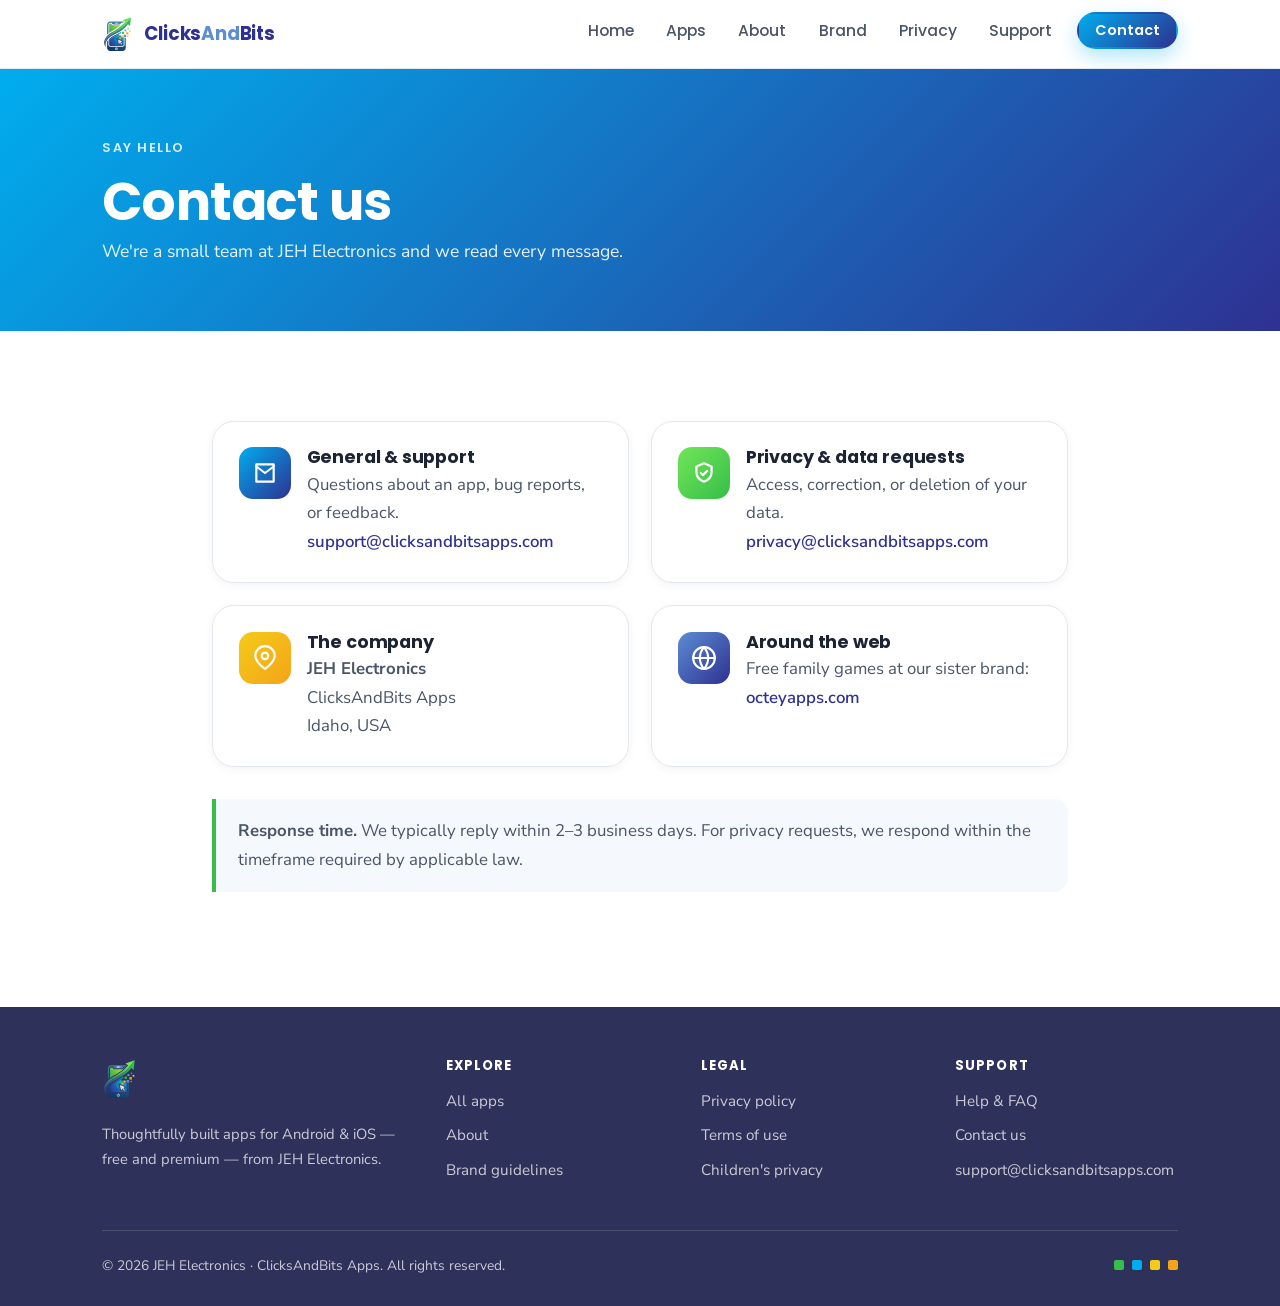
<file: contact.html>
<!DOCTYPE html>
<html lang="en">
<head>
  <meta charset="UTF-8">
  <meta name="viewport" content="width=device-width, initial-scale=1">
  <title>Contact — ClicksAndBits Apps</title>
  <meta name="description" content="Get in touch with ClicksAndBits Apps (JEH Electronics): support, privacy requests, and general questions.">
  <link rel="icon" type="image/svg+xml" href="assets/img/icon.svg">
  <link rel="preconnect" href="https://fonts.googleapis.com">
  <link rel="preconnect" href="https://fonts.gstatic.com" crossorigin>
  <link href="https://fonts.googleapis.com/css2?family=Poppins:wght@500;600;700&family=Nunito+Sans:opsz,wght@6..12,400;6..12,600;6..12,700&display=swap" rel="stylesheet">
  <link rel="stylesheet" href="assets/css/styles.css">
</head>
<body>

  <header class="site-header">
    <nav class="wrap nav" aria-label="Primary">
      <a class="brand" href="index.html">
        <img src="assets/img/icon.svg" alt="">
        <span class="brand-txt">Clicks<em>And</em>Bits</span>
      </a>
      <button class="nav-toggle" aria-label="Menu" aria-controls="nav-links" aria-expanded="false">
        <svg viewBox="0 0 24 24" fill="none" stroke="currentColor" stroke-width="2.2" stroke-linecap="round"><path d="M3 6h18M3 12h18M3 18h18"/></svg>
      </button>
      <ul class="nav-links" id="nav-links">
        <li><a href="index.html">Home</a></li>
        <li><a href="apps.html">Apps</a></li>
        <li><a href="about.html">About</a></li>
        <li><a href="brand.html">Brand</a></li>
        <li><a href="privacy.html">Privacy</a></li>
        <li><a href="support.html">Support</a></li>
        <li><a class="btn btn--primary btn--sm" href="contact.html">Contact</a></li>
      </ul>
    </nav>
  </header>

  <main>
    <section class="page-hero">
      <div class="wrap">
        <span class="eyebrow">Say hello</span>
        <h1>Contact us</h1>
        <p>We're a small team at JEH Electronics and we read every message.</p>
      </div>
    </section>

    <section class="section">
      <div class="wrap" style="max-width:900px">
        <div class="contact-grid">
          <div class="card contact-card">
            <div class="feature-icon bg-brand"><svg viewBox="0 0 24 24" fill="none" stroke="currentColor" stroke-width="2" stroke-linecap="round" stroke-linejoin="round"><path d="M4 4h16v16H4z"/><path d="m4 6 8 6 8-6"/></svg></div>
            <div>
              <h3>General &amp; support</h3>
              <p class="mb-0">Questions about an app, bug reports, or feedback.<br><a href="mailto:support@clicksandbitsapps.com">support@clicksandbitsapps.com</a></p>
            </div>
          </div>
          <div class="card contact-card">
            <div class="feature-icon bg-green"><svg viewBox="0 0 24 24" fill="none" stroke="currentColor" stroke-width="2" stroke-linecap="round" stroke-linejoin="round"><path d="M12 3l7 3v5c0 4.5-3 7.5-7 9-4-1.5-7-4.5-7-9V6z"/><path d="M9 12l2 2 4-4"/></svg></div>
            <div>
              <h3>Privacy &amp; data requests</h3>
              <p class="mb-0">Access, correction, or deletion of your data.<br><a href="mailto:privacy@clicksandbitsapps.com">privacy@clicksandbitsapps.com</a></p>
            </div>
          </div>
          <div class="card contact-card">
            <div class="feature-icon bg-warm"><svg viewBox="0 0 24 24" fill="none" stroke="currentColor" stroke-width="2" stroke-linecap="round" stroke-linejoin="round"><path d="M21 10c0 6-9 12-9 12s-9-6-9-12a9 9 0 0 1 18 0z"/><circle cx="12" cy="10" r="3"/></svg></div>
            <div>
              <h3>The company</h3>
              <p class="mb-0"><strong>JEH Electronics</strong><br>ClicksAndBits Apps<br>Idaho, USA</p>
            </div>
          </div>
          <div class="card contact-card">
            <div class="feature-icon" style="background:linear-gradient(135deg,var(--cb-slate-blue),var(--cb-indigo))"><svg viewBox="0 0 24 24" fill="none" stroke="currentColor" stroke-width="2" stroke-linecap="round" stroke-linejoin="round"><circle cx="12" cy="12" r="10"/><path d="M2 12h20M12 2a15 15 0 0 1 0 20 15 15 0 0 1 0-20z"/></svg></div>
            <div>
              <h3>Around the web</h3>
              <p class="mb-0">Free family games at our sister brand:<br><a href="https://octeyapps.com">octeyapps.com</a></p>
            </div>
          </div>
        </div>

        <div class="callout callout--green" style="margin-top:2rem">
          <p><strong>Response time.</strong> We typically reply within 2–3 business days. For privacy requests, we respond within the timeframe required by applicable law.</p>
        </div>
      </div>
    </section>
  </main>

  <footer class="site-footer">
    <div class="wrap">
      <div class="footer-grid">
        <div class="footer-brand">
          <img src="assets/img/icon.svg" alt="ClicksAndBits Apps">
          <p>Thoughtfully built apps for Android &amp; iOS — free and premium — from JEH Electronics.</p>
        </div>
        <div>
          <h4>Explore</h4>
          <ul>
            <li><a href="apps.html">All apps</a></li>
            <li><a href="about.html">About</a></li>
            <li><a href="brand.html">Brand guidelines</a></li>
          </ul>
        </div>
        <div>
          <h4>Legal</h4>
          <ul>
            <li><a href="privacy.html">Privacy policy</a></li>
            <li><a href="terms.html">Terms of use</a></li>
            <li><a href="privacy.html#childrens-privacy">Children's privacy</a></li>
          </ul>
        </div>
        <div>
          <h4>Support</h4>
          <ul>
            <li><a href="support.html">Help &amp; FAQ</a></li>
            <li><a href="contact.html">Contact us</a></li>
            <li><a href="mailto:support@clicksandbitsapps.com">support@clicksandbitsapps.com</a></li>
          </ul>
        </div>
      </div>
      <div class="footer-bar">
        <span>© <span data-year>2026</span> JEH Electronics · ClicksAndBits Apps. All rights reserved.</span>
        <span class="footer-badges" aria-hidden="true"><i></i><i></i><i></i><i></i></span>
      </div>
    </div>
  </footer>

  <script src="assets/js/main.js"></script>
</body>
</html>
</file>
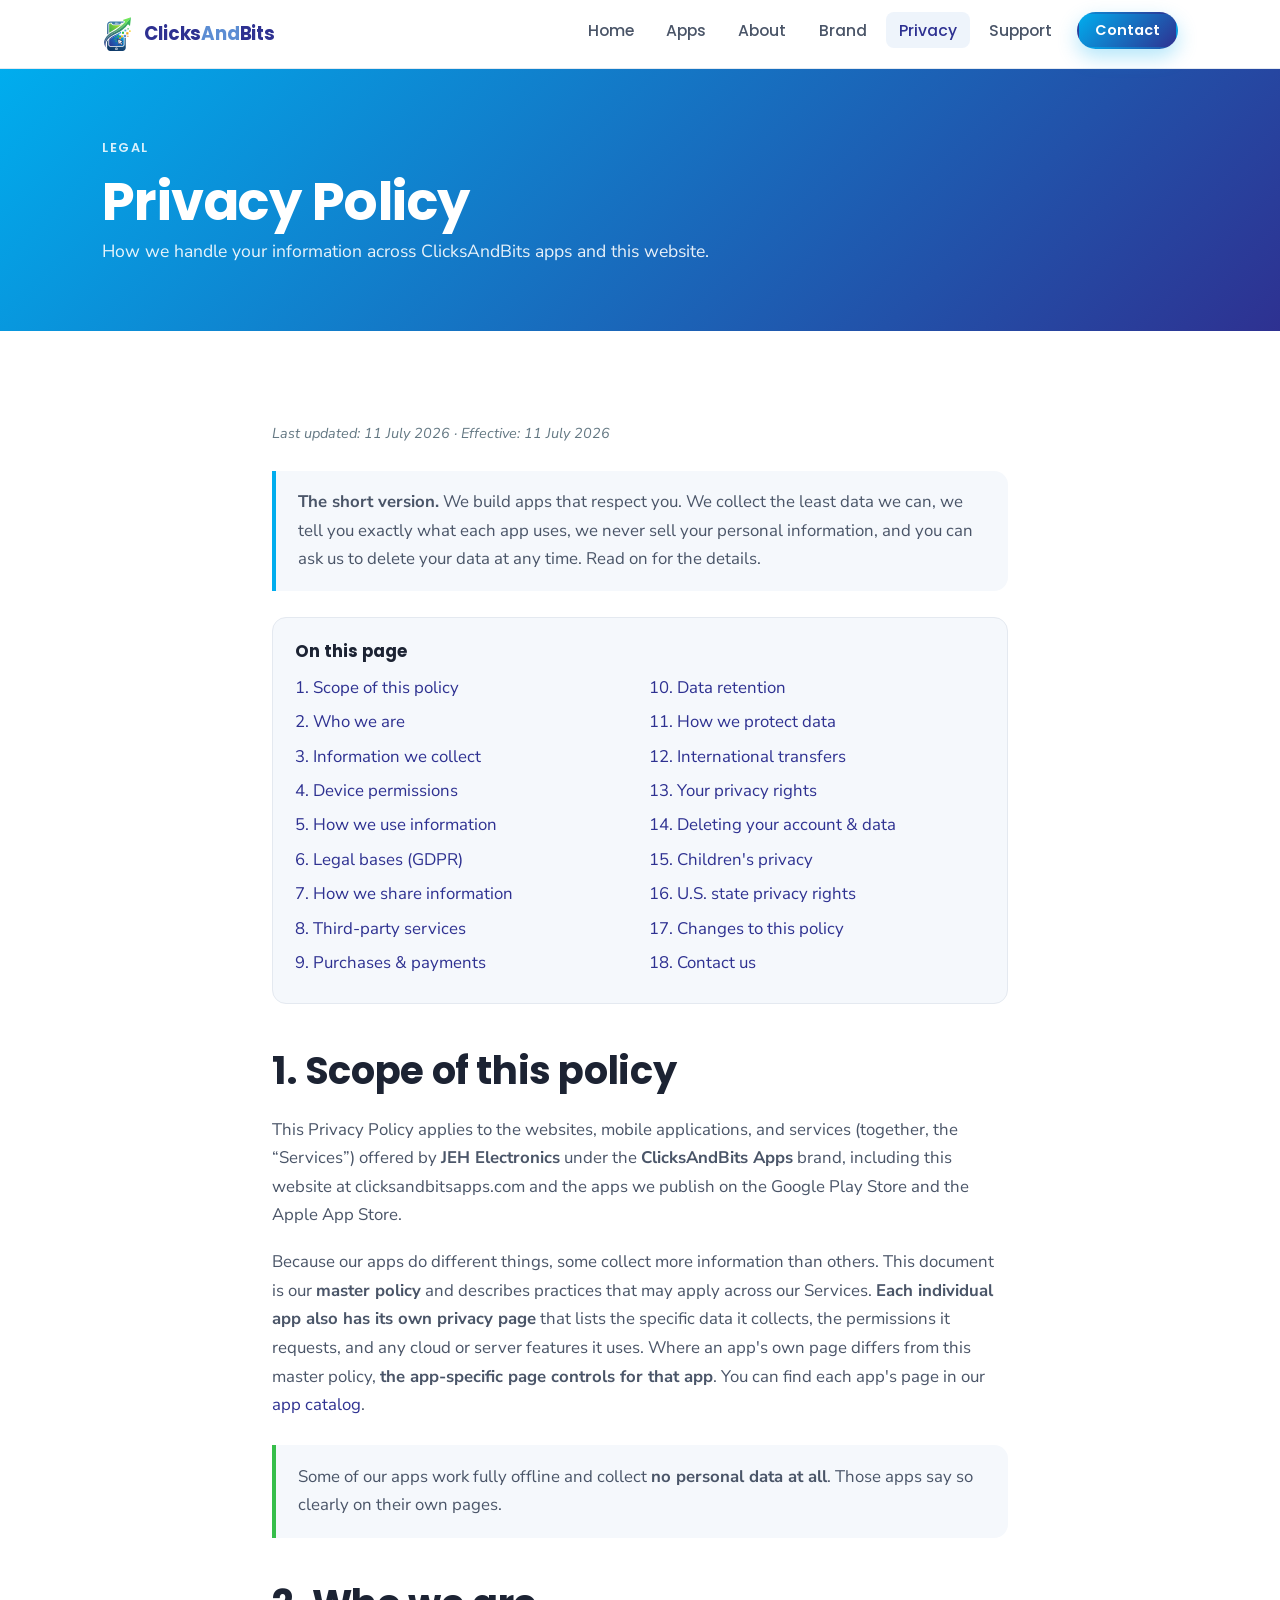
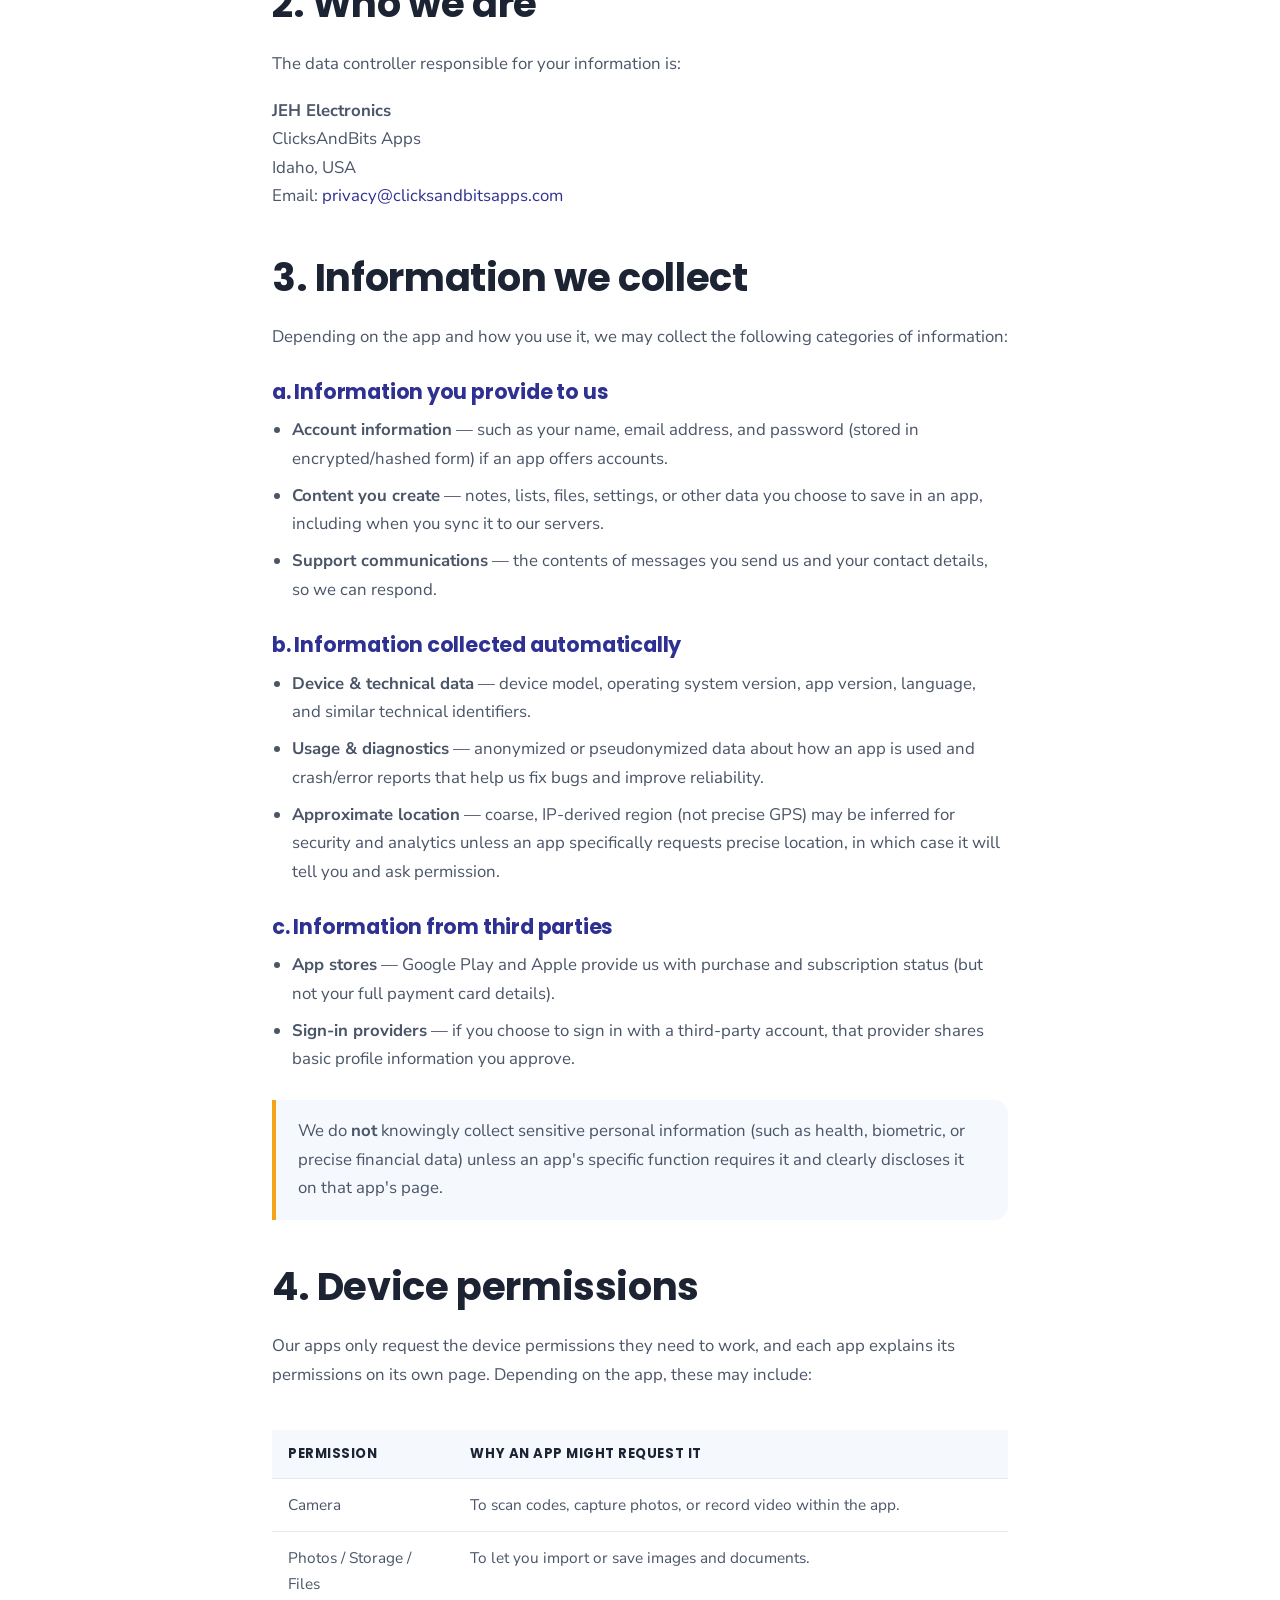
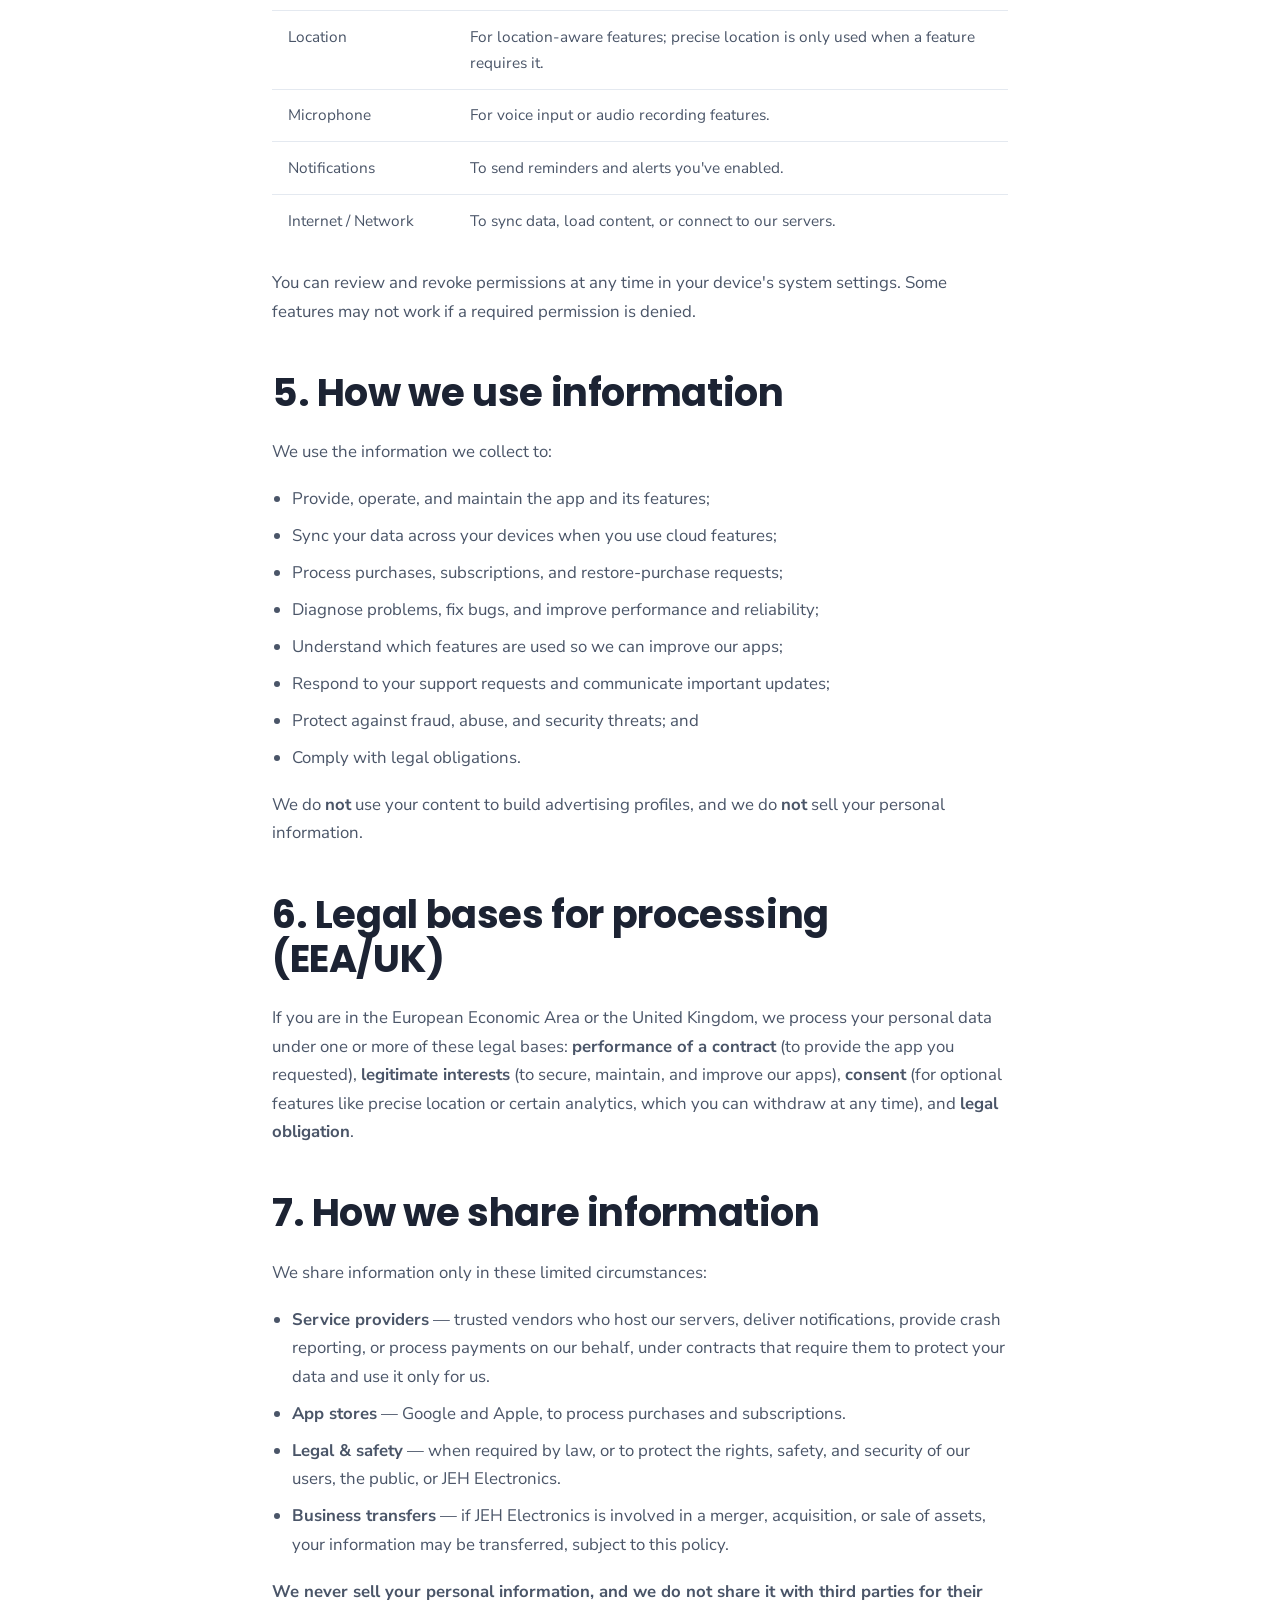
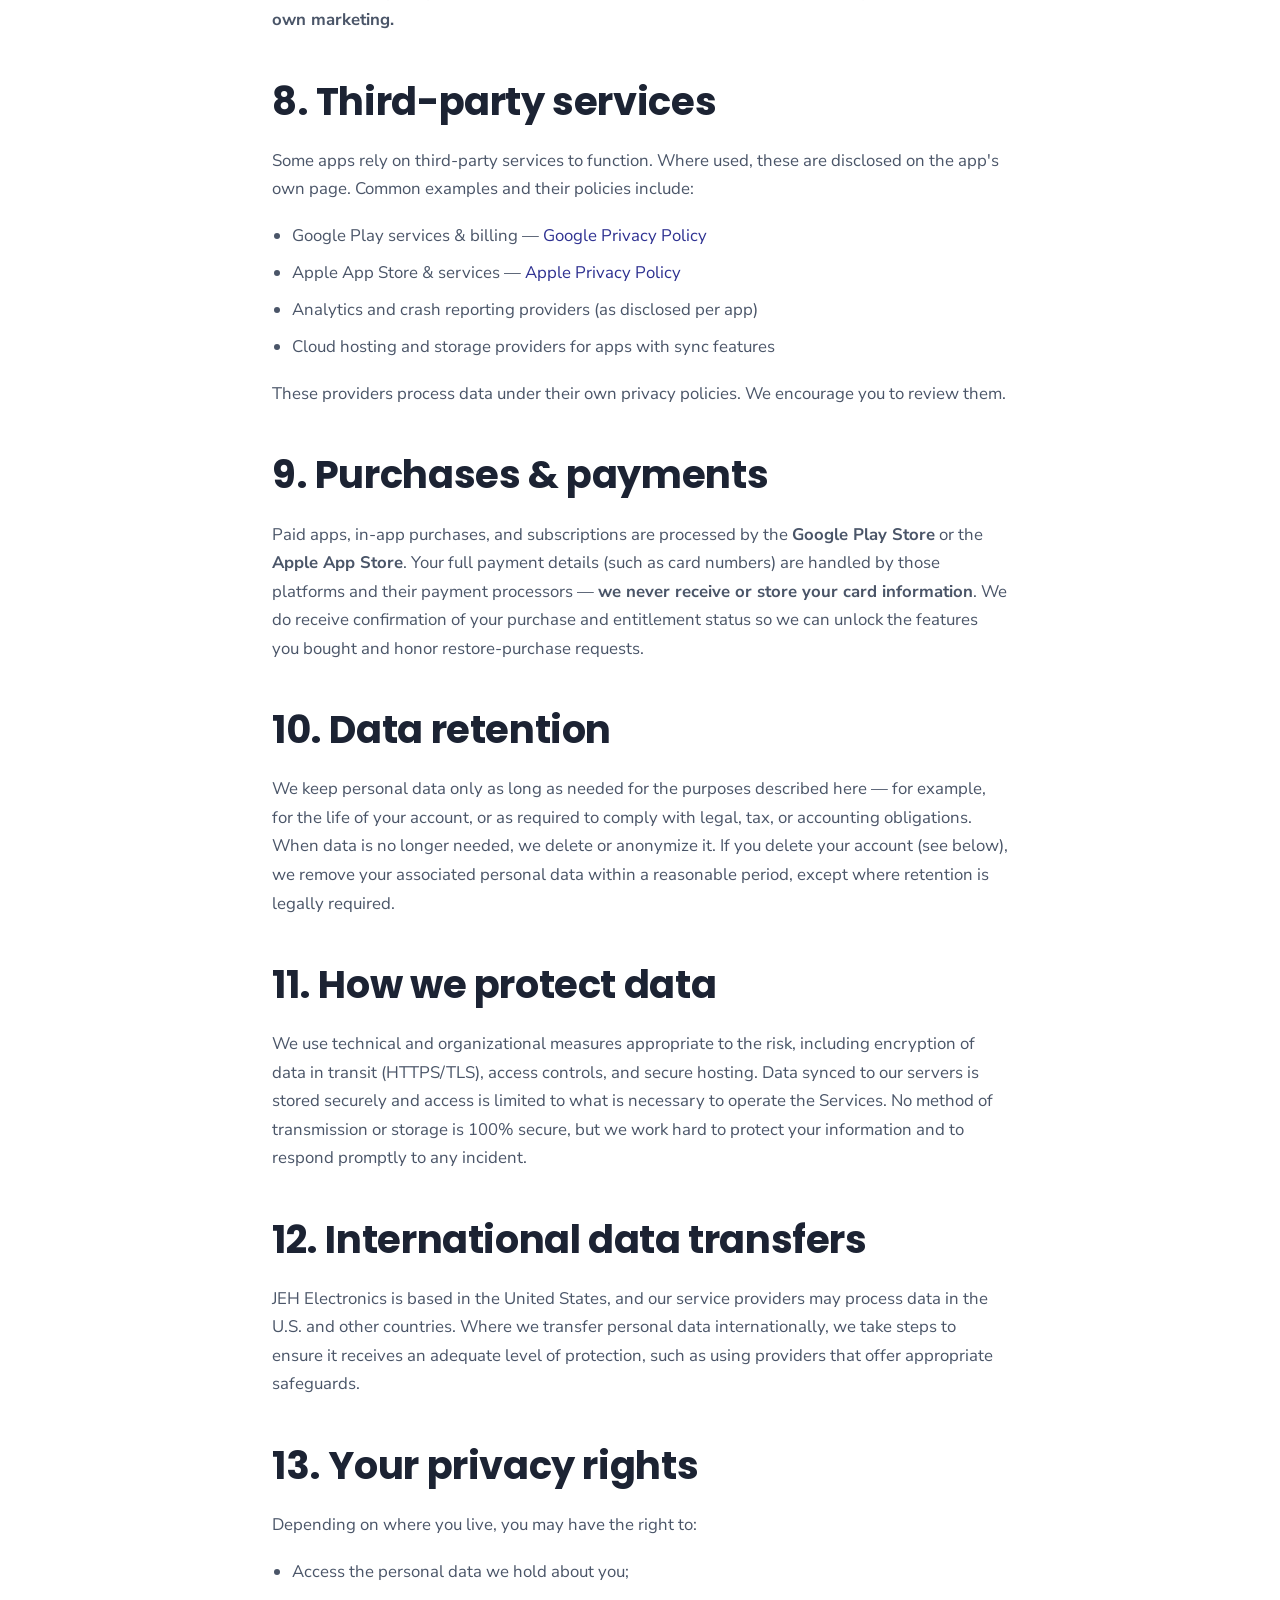
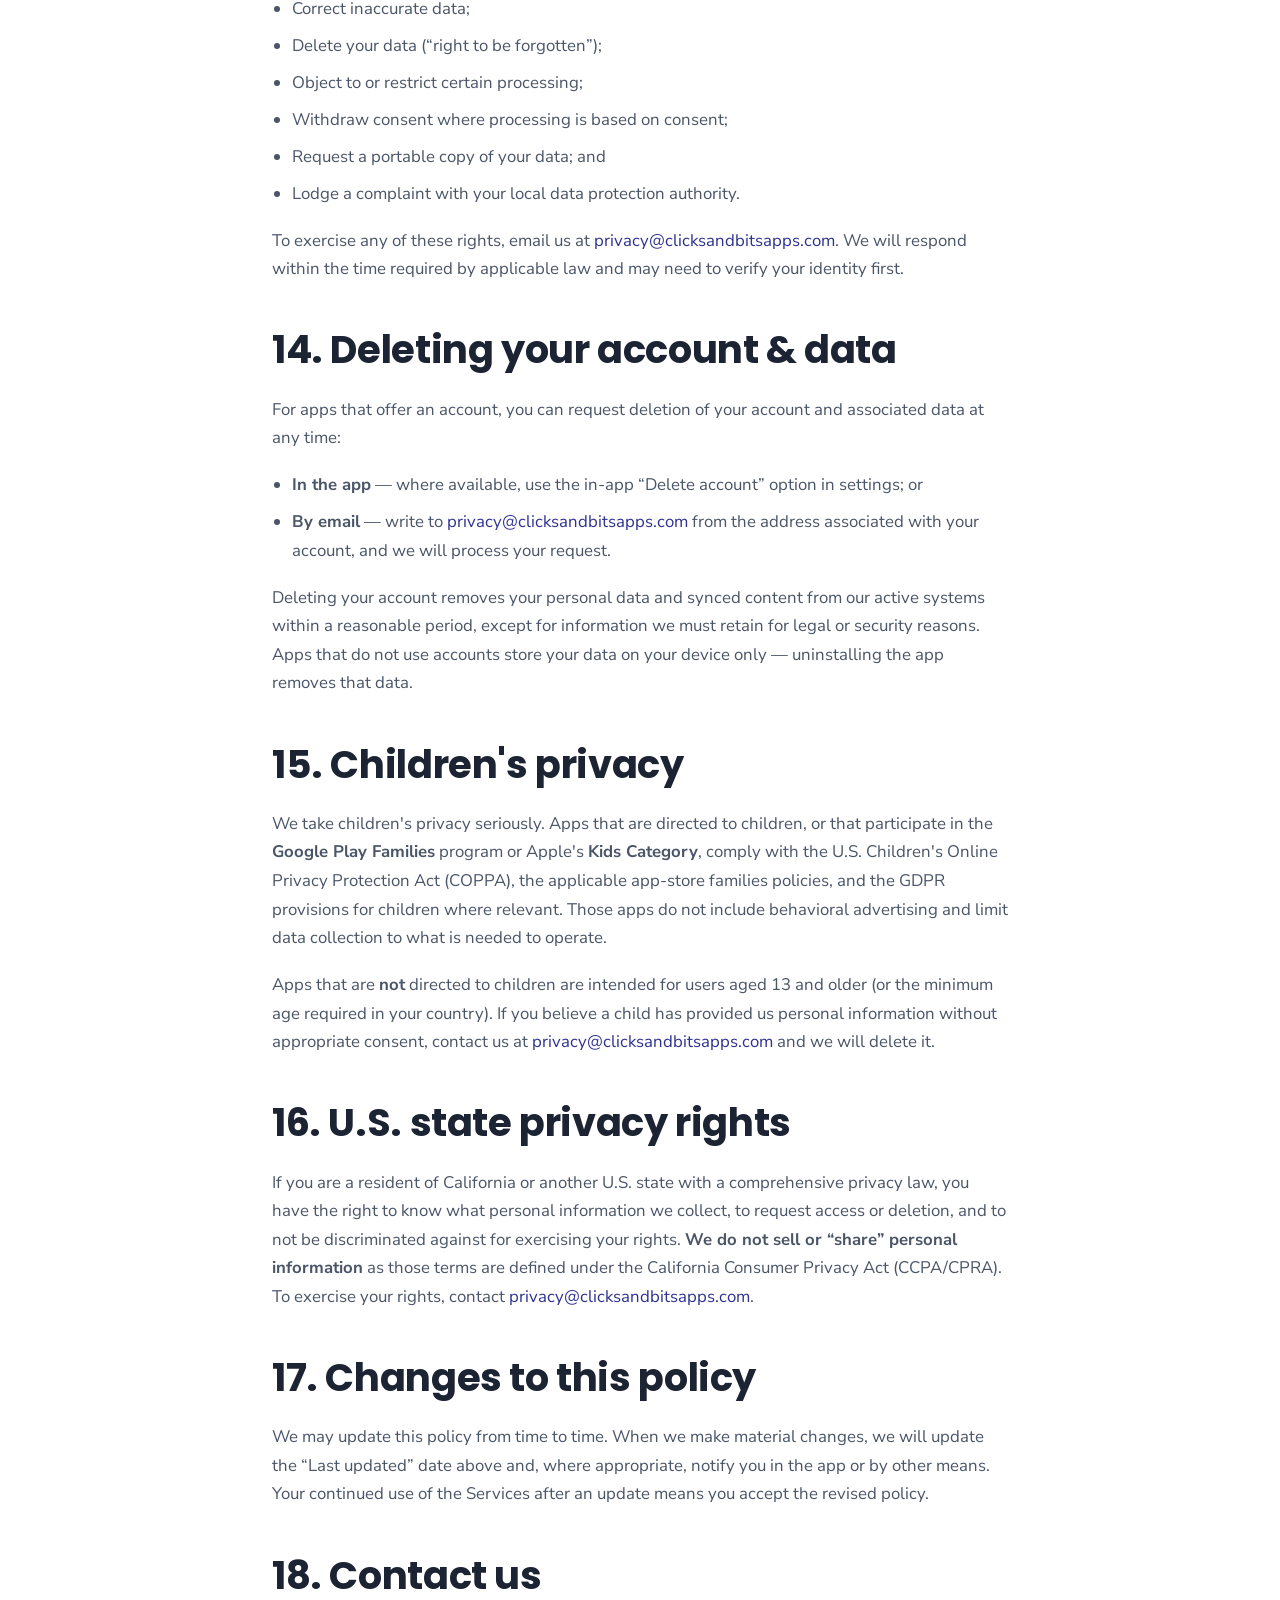
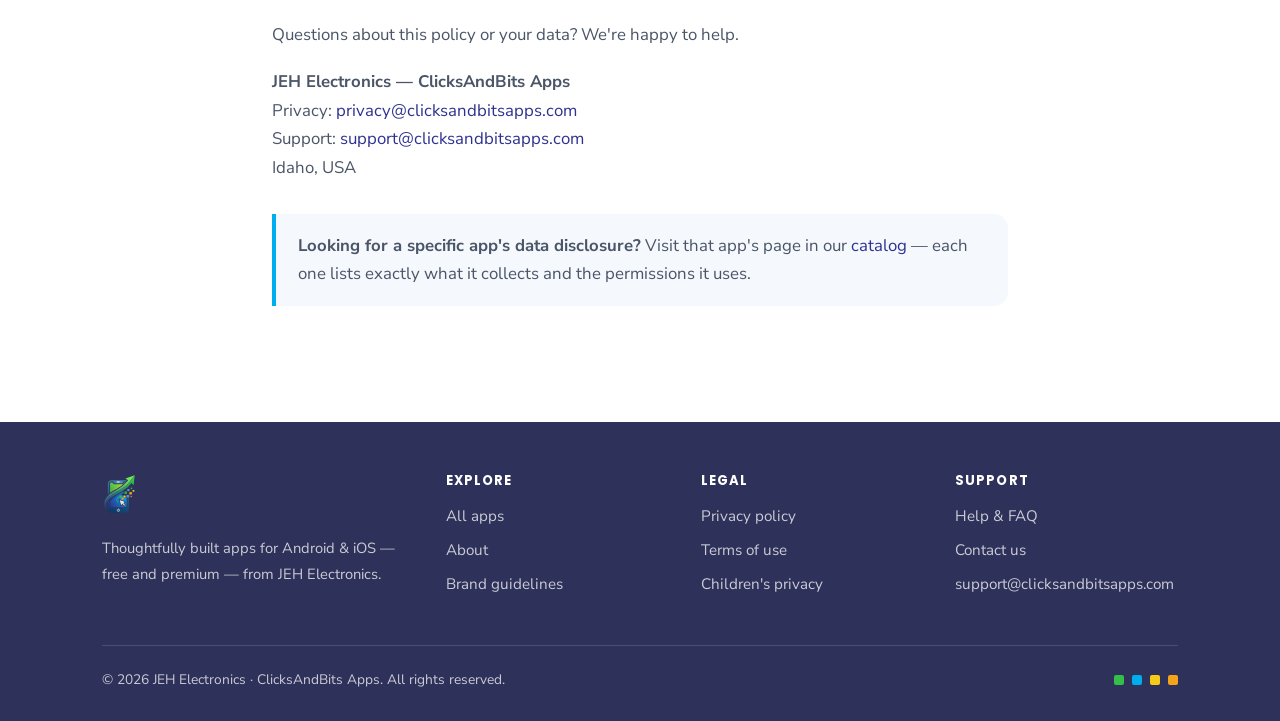
<file: privacy.html>
<!DOCTYPE html>
<html lang="en">
<head>
  <meta charset="UTF-8">
  <meta name="viewport" content="width=device-width, initial-scale=1">
  <title>Privacy Policy — ClicksAndBits Apps</title>
  <meta name="description" content="The ClicksAndBits Apps privacy policy: how JEH Electronics collects, uses, shares, and protects your information across our apps and website, plus your privacy rights.">
  <link rel="icon" type="image/svg+xml" href="assets/img/icon.svg">
  <link rel="preconnect" href="https://fonts.googleapis.com">
  <link rel="preconnect" href="https://fonts.gstatic.com" crossorigin>
  <link href="https://fonts.googleapis.com/css2?family=Poppins:wght@500;600;700&family=Nunito+Sans:opsz,wght@6..12,400;6..12,600;6..12,700&display=swap" rel="stylesheet">
  <link rel="stylesheet" href="assets/css/styles.css">
</head>
<body>

  <header class="site-header">
    <nav class="wrap nav" aria-label="Primary">
      <a class="brand" href="index.html">
        <img src="assets/img/icon.svg" alt="">
        <span class="brand-txt">Clicks<em>And</em>Bits</span>
      </a>
      <button class="nav-toggle" aria-label="Menu" aria-controls="nav-links" aria-expanded="false">
        <svg viewBox="0 0 24 24" fill="none" stroke="currentColor" stroke-width="2.2" stroke-linecap="round"><path d="M3 6h18M3 12h18M3 18h18"/></svg>
      </button>
      <ul class="nav-links" id="nav-links">
        <li><a href="index.html">Home</a></li>
        <li><a href="apps.html">Apps</a></li>
        <li><a href="about.html">About</a></li>
        <li><a href="brand.html">Brand</a></li>
        <li><a href="privacy.html">Privacy</a></li>
        <li><a href="support.html">Support</a></li>
        <li><a class="btn btn--primary btn--sm" href="contact.html">Contact</a></li>
      </ul>
    </nav>
  </header>

  <main>
    <section class="page-hero">
      <div class="wrap">
        <span class="eyebrow">Legal</span>
        <h1>Privacy Policy</h1>
        <p>How we handle your information across ClicksAndBits apps and this website.</p>
      </div>
    </section>

    <section class="section">
      <div class="wrap prose">
        <p class="updated">Last updated: 11 July 2026 · Effective: 11 July 2026</p>

        <div class="callout">
          <p><strong>The short version.</strong> We build apps that respect you. We collect the least data we can, we tell you exactly what each app uses, we never sell your personal information, and you can ask us to delete your data at any time. Read on for the details.</p>
        </div>

        <div class="toc">
          <strong>On this page</strong>
          <ul>
            <li><a href="#scope">1. Scope of this policy</a></li>
            <li><a href="#who">2. Who we are</a></li>
            <li><a href="#collect">3. Information we collect</a></li>
            <li><a href="#permissions">4. Device permissions</a></li>
            <li><a href="#use">5. How we use information</a></li>
            <li><a href="#legal-bases">6. Legal bases (GDPR)</a></li>
            <li><a href="#sharing">7. How we share information</a></li>
            <li><a href="#third-parties">8. Third-party services</a></li>
            <li><a href="#payments">9. Purchases &amp; payments</a></li>
            <li><a href="#retention">10. Data retention</a></li>
            <li><a href="#security">11. How we protect data</a></li>
            <li><a href="#transfers">12. International transfers</a></li>
            <li><a href="#rights">13. Your privacy rights</a></li>
            <li><a href="#account-deletion">14. Deleting your account &amp; data</a></li>
            <li><a href="#childrens-privacy">15. Children's privacy</a></li>
            <li><a href="#california">16. U.S. state privacy rights</a></li>
            <li><a href="#changes">17. Changes to this policy</a></li>
            <li><a href="#contact">18. Contact us</a></li>
          </ul>
        </div>

        <h2 id="scope">1. Scope of this policy</h2>
        <p>This Privacy Policy applies to the websites, mobile applications, and services (together, the “Services”) offered by <strong>JEH Electronics</strong> under the <strong>ClicksAndBits Apps</strong> brand, including this website at clicksandbitsapps.com and the apps we publish on the Google Play Store and the Apple App Store.</p>
        <p>Because our apps do different things, some collect more information than others. This document is our <strong>master policy</strong> and describes practices that may apply across our Services. <strong>Each individual app also has its own privacy page</strong> that lists the specific data it collects, the permissions it requests, and any cloud or server features it uses. Where an app's own page differs from this master policy, <strong>the app-specific page controls for that app</strong>. You can find each app's page in our <a href="apps.html">app catalog</a>.</p>
        <div class="callout callout--green"><p>Some of our apps work fully offline and collect <strong>no personal data at all</strong>. Those apps say so clearly on their own pages.</p></div>

        <h2 id="who">2. Who we are</h2>
        <p>The data controller responsible for your information is:</p>
        <p><strong>JEH Electronics</strong><br>
        ClicksAndBits Apps<br>
        Idaho, USA<br>
        Email: <a href="mailto:privacy@clicksandbitsapps.com">privacy@clicksandbitsapps.com</a></p>

        <h2 id="collect">3. Information we collect</h2>
        <p>Depending on the app and how you use it, we may collect the following categories of information:</p>

        <h3>a. Information you provide to us</h3>
        <ul>
          <li><strong>Account information</strong> — such as your name, email address, and password (stored in encrypted/hashed form) if an app offers accounts.</li>
          <li><strong>Content you create</strong> — notes, lists, files, settings, or other data you choose to save in an app, including when you sync it to our servers.</li>
          <li><strong>Support communications</strong> — the contents of messages you send us and your contact details, so we can respond.</li>
        </ul>

        <h3>b. Information collected automatically</h3>
        <ul>
          <li><strong>Device &amp; technical data</strong> — device model, operating system version, app version, language, and similar technical identifiers.</li>
          <li><strong>Usage &amp; diagnostics</strong> — anonymized or pseudonymized data about how an app is used and crash/error reports that help us fix bugs and improve reliability.</li>
          <li><strong>Approximate location</strong> — coarse, IP-derived region (not precise GPS) may be inferred for security and analytics unless an app specifically requests precise location, in which case it will tell you and ask permission.</li>
        </ul>

        <h3>c. Information from third parties</h3>
        <ul>
          <li><strong>App stores</strong> — Google Play and Apple provide us with purchase and subscription status (but not your full payment card details).</li>
          <li><strong>Sign-in providers</strong> — if you choose to sign in with a third-party account, that provider shares basic profile information you approve.</li>
        </ul>

        <div class="callout callout--warm"><p>We do <strong>not</strong> knowingly collect sensitive personal information (such as health, biometric, or precise financial data) unless an app's specific function requires it and clearly discloses it on that app's page.</p></div>

        <h2 id="permissions">4. Device permissions</h2>
        <p>Our apps only request the device permissions they need to work, and each app explains its permissions on its own page. Depending on the app, these may include:</p>
        <div class="table-scroll">
          <table class="data-table">
            <thead><tr><th>Permission</th><th>Why an app might request it</th></tr></thead>
            <tbody>
              <tr><td>Camera</td><td>To scan codes, capture photos, or record video within the app.</td></tr>
              <tr><td>Photos / Storage / Files</td><td>To let you import or save images and documents.</td></tr>
              <tr><td>Location</td><td>For location-aware features; precise location is only used when a feature requires it.</td></tr>
              <tr><td>Microphone</td><td>For voice input or audio recording features.</td></tr>
              <tr><td>Notifications</td><td>To send reminders and alerts you've enabled.</td></tr>
              <tr><td>Internet / Network</td><td>To sync data, load content, or connect to our servers.</td></tr>
            </tbody>
          </table>
        </div>
        <p>You can review and revoke permissions at any time in your device's system settings. Some features may not work if a required permission is denied.</p>

        <h2 id="use">5. How we use information</h2>
        <p>We use the information we collect to:</p>
        <ul>
          <li>Provide, operate, and maintain the app and its features;</li>
          <li>Sync your data across your devices when you use cloud features;</li>
          <li>Process purchases, subscriptions, and restore-purchase requests;</li>
          <li>Diagnose problems, fix bugs, and improve performance and reliability;</li>
          <li>Understand which features are used so we can improve our apps;</li>
          <li>Respond to your support requests and communicate important updates;</li>
          <li>Protect against fraud, abuse, and security threats; and</li>
          <li>Comply with legal obligations.</li>
        </ul>
        <p>We do <strong>not</strong> use your content to build advertising profiles, and we do <strong>not</strong> sell your personal information.</p>

        <h2 id="legal-bases">6. Legal bases for processing (EEA/UK)</h2>
        <p>If you are in the European Economic Area or the United Kingdom, we process your personal data under one or more of these legal bases: <strong>performance of a contract</strong> (to provide the app you requested), <strong>legitimate interests</strong> (to secure, maintain, and improve our apps), <strong>consent</strong> (for optional features like precise location or certain analytics, which you can withdraw at any time), and <strong>legal obligation</strong>.</p>

        <h2 id="sharing">7. How we share information</h2>
        <p>We share information only in these limited circumstances:</p>
        <ul>
          <li><strong>Service providers</strong> — trusted vendors who host our servers, deliver notifications, provide crash reporting, or process payments on our behalf, under contracts that require them to protect your data and use it only for us.</li>
          <li><strong>App stores</strong> — Google and Apple, to process purchases and subscriptions.</li>
          <li><strong>Legal &amp; safety</strong> — when required by law, or to protect the rights, safety, and security of our users, the public, or JEH Electronics.</li>
          <li><strong>Business transfers</strong> — if JEH Electronics is involved in a merger, acquisition, or sale of assets, your information may be transferred, subject to this policy.</li>
        </ul>
        <p><strong>We never sell your personal information, and we do not share it with third parties for their own marketing.</strong></p>

        <h2 id="third-parties">8. Third-party services</h2>
        <p>Some apps rely on third-party services to function. Where used, these are disclosed on the app's own page. Common examples and their policies include:</p>
        <ul>
          <li>Google Play services &amp; billing — <a href="https://policies.google.com/privacy">Google Privacy Policy</a></li>
          <li>Apple App Store &amp; services — <a href="https://www.apple.com/legal/privacy/">Apple Privacy Policy</a></li>
          <li>Analytics and crash reporting providers (as disclosed per app)</li>
          <li>Cloud hosting and storage providers for apps with sync features</li>
        </ul>
        <p>These providers process data under their own privacy policies. We encourage you to review them.</p>

        <h2 id="payments">9. Purchases &amp; payments</h2>
        <p>Paid apps, in-app purchases, and subscriptions are processed by the <strong>Google Play Store</strong> or the <strong>Apple App Store</strong>. Your full payment details (such as card numbers) are handled by those platforms and their payment processors — <strong>we never receive or store your card information</strong>. We do receive confirmation of your purchase and entitlement status so we can unlock the features you bought and honor restore-purchase requests.</p>

        <h2 id="retention">10. Data retention</h2>
        <p>We keep personal data only as long as needed for the purposes described here — for example, for the life of your account, or as required to comply with legal, tax, or accounting obligations. When data is no longer needed, we delete or anonymize it. If you delete your account (see below), we remove your associated personal data within a reasonable period, except where retention is legally required.</p>

        <h2 id="security">11. How we protect data</h2>
        <p>We use technical and organizational measures appropriate to the risk, including encryption of data in transit (HTTPS/TLS), access controls, and secure hosting. Data synced to our servers is stored securely and access is limited to what is necessary to operate the Services. No method of transmission or storage is 100% secure, but we work hard to protect your information and to respond promptly to any incident.</p>

        <h2 id="transfers">12. International data transfers</h2>
        <p>JEH Electronics is based in the United States, and our service providers may process data in the U.S. and other countries. Where we transfer personal data internationally, we take steps to ensure it receives an adequate level of protection, such as using providers that offer appropriate safeguards.</p>

        <h2 id="rights">13. Your privacy rights</h2>
        <p>Depending on where you live, you may have the right to:</p>
        <ul>
          <li>Access the personal data we hold about you;</li>
          <li>Correct inaccurate data;</li>
          <li>Delete your data (“right to be forgotten”);</li>
          <li>Object to or restrict certain processing;</li>
          <li>Withdraw consent where processing is based on consent;</li>
          <li>Request a portable copy of your data; and</li>
          <li>Lodge a complaint with your local data protection authority.</li>
        </ul>
        <p>To exercise any of these rights, email us at <a href="mailto:privacy@clicksandbitsapps.com">privacy@clicksandbitsapps.com</a>. We will respond within the time required by applicable law and may need to verify your identity first.</p>

        <h2 id="account-deletion">14. Deleting your account &amp; data</h2>
        <p>For apps that offer an account, you can request deletion of your account and associated data at any time:</p>
        <ul>
          <li><strong>In the app</strong> — where available, use the in-app “Delete account” option in settings; or</li>
          <li><strong>By email</strong> — write to <a href="mailto:privacy@clicksandbitsapps.com">privacy@clicksandbitsapps.com</a> from the address associated with your account, and we will process your request.</li>
        </ul>
        <p>Deleting your account removes your personal data and synced content from our active systems within a reasonable period, except for information we must retain for legal or security reasons. Apps that do not use accounts store your data on your device only — uninstalling the app removes that data.</p>

        <h2 id="childrens-privacy">15. Children's privacy</h2>
        <p>We take children's privacy seriously. Apps that are directed to children, or that participate in the <strong>Google Play Families</strong> program or Apple's <strong>Kids Category</strong>, comply with the U.S. Children's Online Privacy Protection Act (COPPA), the applicable app-store families policies, and the GDPR provisions for children where relevant. Those apps do not include behavioral advertising and limit data collection to what is needed to operate.</p>
        <p>Apps that are <strong>not</strong> directed to children are intended for users aged 13 and older (or the minimum age required in your country). If you believe a child has provided us personal information without appropriate consent, contact us at <a href="mailto:privacy@clicksandbitsapps.com">privacy@clicksandbitsapps.com</a> and we will delete it.</p>

        <h2 id="california">16. U.S. state privacy rights</h2>
        <p>If you are a resident of California or another U.S. state with a comprehensive privacy law, you have the right to know what personal information we collect, to request access or deletion, and to not be discriminated against for exercising your rights. <strong>We do not sell or “share” personal information</strong> as those terms are defined under the California Consumer Privacy Act (CCPA/CPRA). To exercise your rights, contact <a href="mailto:privacy@clicksandbitsapps.com">privacy@clicksandbitsapps.com</a>.</p>

        <h2 id="changes">17. Changes to this policy</h2>
        <p>We may update this policy from time to time. When we make material changes, we will update the “Last updated” date above and, where appropriate, notify you in the app or by other means. Your continued use of the Services after an update means you accept the revised policy.</p>

        <h2 id="contact">18. Contact us</h2>
        <p>Questions about this policy or your data? We're happy to help.</p>
        <p>
          <strong>JEH Electronics — ClicksAndBits Apps</strong><br>
          Privacy: <a href="mailto:privacy@clicksandbitsapps.com">privacy@clicksandbitsapps.com</a><br>
          Support: <a href="mailto:support@clicksandbitsapps.com">support@clicksandbitsapps.com</a><br>
          Idaho, USA
        </p>

        <div class="callout" style="margin-top:2rem">
          <p><strong>Looking for a specific app's data disclosure?</strong> Visit that app's page in our <a href="apps.html">catalog</a> — each one lists exactly what it collects and the permissions it uses.</p>
        </div>
      </div>
    </section>
  </main>

  <footer class="site-footer">
    <div class="wrap">
      <div class="footer-grid">
        <div class="footer-brand">
          <img src="assets/img/icon.svg" alt="ClicksAndBits Apps">
          <p>Thoughtfully built apps for Android &amp; iOS — free and premium — from JEH Electronics.</p>
        </div>
        <div>
          <h4>Explore</h4>
          <ul>
            <li><a href="apps.html">All apps</a></li>
            <li><a href="about.html">About</a></li>
            <li><a href="brand.html">Brand guidelines</a></li>
          </ul>
        </div>
        <div>
          <h4>Legal</h4>
          <ul>
            <li><a href="privacy.html">Privacy policy</a></li>
            <li><a href="terms.html">Terms of use</a></li>
            <li><a href="privacy.html#childrens-privacy">Children's privacy</a></li>
          </ul>
        </div>
        <div>
          <h4>Support</h4>
          <ul>
            <li><a href="support.html">Help &amp; FAQ</a></li>
            <li><a href="contact.html">Contact us</a></li>
            <li><a href="mailto:support@clicksandbitsapps.com">support@clicksandbitsapps.com</a></li>
          </ul>
        </div>
      </div>
      <div class="footer-bar">
        <span>© <span data-year>2026</span> JEH Electronics · ClicksAndBits Apps. All rights reserved.</span>
        <span class="footer-badges" aria-hidden="true"><i></i><i></i><i></i><i></i></span>
      </div>
    </div>
  </footer>

  <script src="assets/js/main.js"></script>
</body>
</html>
</file>
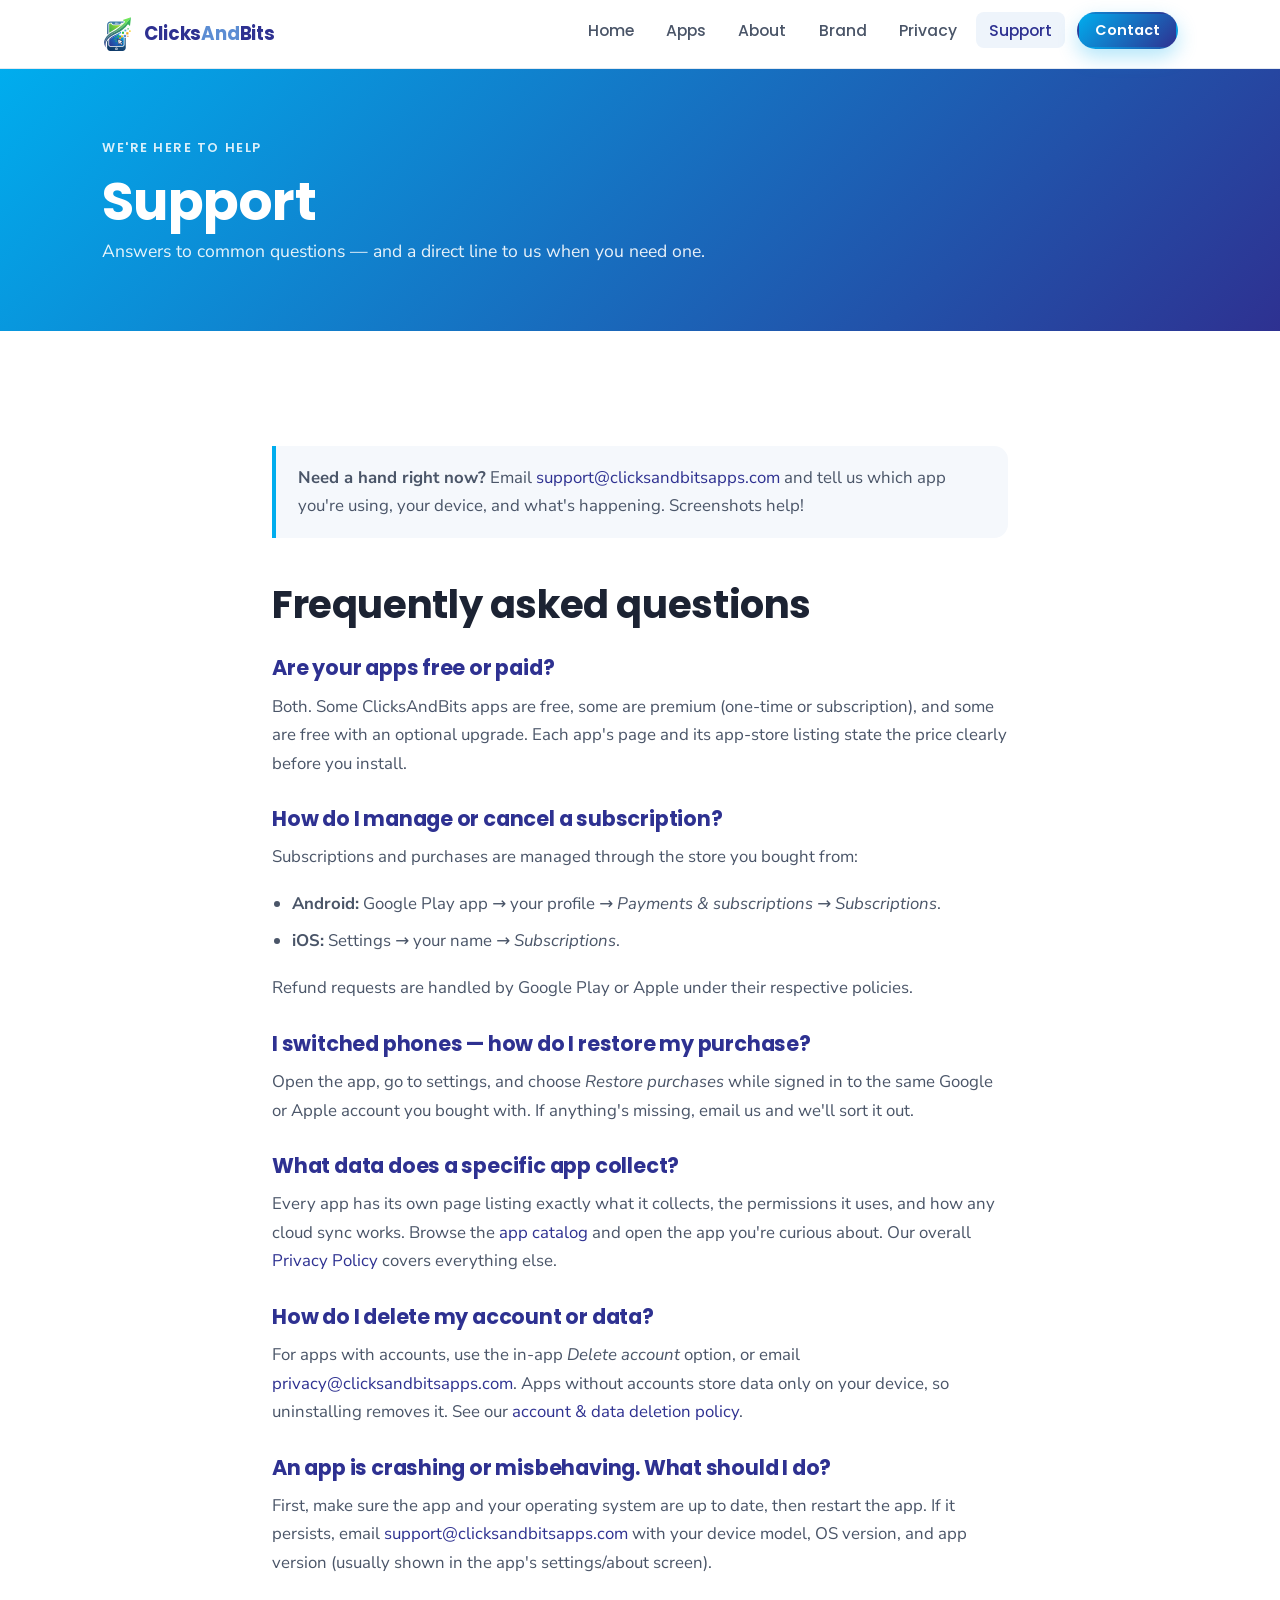
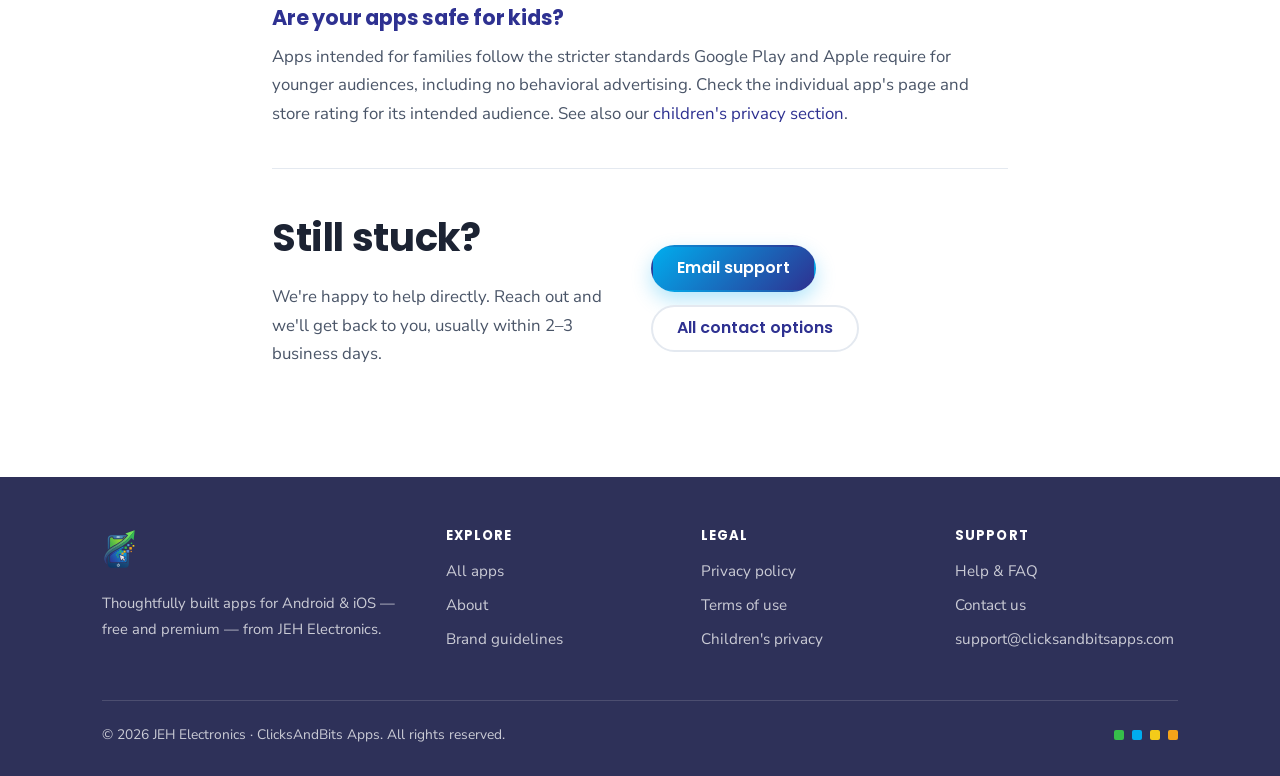
<file: support.html>
<!DOCTYPE html>
<html lang="en">
<head>
  <meta charset="UTF-8">
  <meta name="viewport" content="width=device-width, initial-scale=1">
  <title>Support — ClicksAndBits Apps</title>
  <meta name="description" content="Get help with ClicksAndBits apps: frequently asked questions, purchases, data deletion, and how to reach us.">
  <link rel="icon" type="image/svg+xml" href="assets/img/icon.svg">
  <link rel="preconnect" href="https://fonts.googleapis.com">
  <link rel="preconnect" href="https://fonts.gstatic.com" crossorigin>
  <link href="https://fonts.googleapis.com/css2?family=Poppins:wght@500;600;700&family=Nunito+Sans:opsz,wght@6..12,400;6..12,600;6..12,700&display=swap" rel="stylesheet">
  <link rel="stylesheet" href="assets/css/styles.css">
</head>
<body>

  <header class="site-header">
    <nav class="wrap nav" aria-label="Primary">
      <a class="brand" href="index.html">
        <img src="assets/img/icon.svg" alt="">
        <span class="brand-txt">Clicks<em>And</em>Bits</span>
      </a>
      <button class="nav-toggle" aria-label="Menu" aria-controls="nav-links" aria-expanded="false">
        <svg viewBox="0 0 24 24" fill="none" stroke="currentColor" stroke-width="2.2" stroke-linecap="round"><path d="M3 6h18M3 12h18M3 18h18"/></svg>
      </button>
      <ul class="nav-links" id="nav-links">
        <li><a href="index.html">Home</a></li>
        <li><a href="apps.html">Apps</a></li>
        <li><a href="about.html">About</a></li>
        <li><a href="brand.html">Brand</a></li>
        <li><a href="privacy.html">Privacy</a></li>
        <li><a href="support.html">Support</a></li>
        <li><a class="btn btn--primary btn--sm" href="contact.html">Contact</a></li>
      </ul>
    </nav>
  </header>

  <main>
    <section class="page-hero">
      <div class="wrap">
        <span class="eyebrow">We're here to help</span>
        <h1>Support</h1>
        <p>Answers to common questions — and a direct line to us when you need one.</p>
      </div>
    </section>

    <section class="section">
      <div class="wrap prose">
        <div class="callout">
          <p><strong>Need a hand right now?</strong> Email <a href="mailto:support@clicksandbitsapps.com">support@clicksandbitsapps.com</a> and tell us which app you're using, your device, and what's happening. Screenshots help!</p>
        </div>

        <h2>Frequently asked questions</h2>

        <h3>Are your apps free or paid?</h3>
        <p>Both. Some ClicksAndBits apps are free, some are premium (one-time or subscription), and some are free with an optional upgrade. Each app's page and its app-store listing state the price clearly before you install.</p>

        <h3>How do I manage or cancel a subscription?</h3>
        <p>Subscriptions and purchases are managed through the store you bought from:</p>
        <ul>
          <li><strong>Android:</strong> Google Play app → your profile → <em>Payments &amp; subscriptions</em> → <em>Subscriptions</em>.</li>
          <li><strong>iOS:</strong> Settings → your name → <em>Subscriptions</em>.</li>
        </ul>
        <p>Refund requests are handled by Google Play or Apple under their respective policies.</p>

        <h3>I switched phones — how do I restore my purchase?</h3>
        <p>Open the app, go to settings, and choose <em>Restore purchases</em> while signed in to the same Google or Apple account you bought with. If anything's missing, email us and we'll sort it out.</p>

        <h3>What data does a specific app collect?</h3>
        <p>Every app has its own page listing exactly what it collects, the permissions it uses, and how any cloud sync works. Browse the <a href="apps.html">app catalog</a> and open the app you're curious about. Our overall <a href="privacy.html">Privacy Policy</a> covers everything else.</p>

        <h3>How do I delete my account or data?</h3>
        <p>For apps with accounts, use the in-app <em>Delete account</em> option, or email <a href="mailto:privacy@clicksandbitsapps.com">privacy@clicksandbitsapps.com</a>. Apps without accounts store data only on your device, so uninstalling removes it. See our <a href="privacy.html#account-deletion">account &amp; data deletion policy</a>.</p>

        <h3>An app is crashing or misbehaving. What should I do?</h3>
        <p>First, make sure the app and your operating system are up to date, then restart the app. If it persists, email <a href="mailto:support@clicksandbitsapps.com">support@clicksandbitsapps.com</a> with your device model, OS version, and app version (usually shown in the app's settings/about screen).</p>

        <h3>Are your apps safe for kids?</h3>
        <p>Apps intended for families follow the stricter standards Google Play and Apple require for younger audiences, including no behavioral advertising. Check the individual app's page and store rating for its intended audience. See also our <a href="privacy.html#childrens-privacy">children's privacy section</a>.</p>

        <hr>

        <div class="grid grid-2" style="align-items:center">
          <div>
            <h2 class="mt-0">Still stuck?</h2>
            <p>We're happy to help directly. Reach out and we'll get back to you, usually within 2–3 business days.</p>
          </div>
          <div class="btn-row">
            <a class="btn btn--primary" href="mailto:support@clicksandbitsapps.com">Email support</a>
            <a class="btn btn--ghost" href="contact.html">All contact options</a>
          </div>
        </div>
      </div>
    </section>
  </main>

  <footer class="site-footer">
    <div class="wrap">
      <div class="footer-grid">
        <div class="footer-brand">
          <img src="assets/img/icon.svg" alt="ClicksAndBits Apps">
          <p>Thoughtfully built apps for Android &amp; iOS — free and premium — from JEH Electronics.</p>
        </div>
        <div>
          <h4>Explore</h4>
          <ul>
            <li><a href="apps.html">All apps</a></li>
            <li><a href="about.html">About</a></li>
            <li><a href="brand.html">Brand guidelines</a></li>
          </ul>
        </div>
        <div>
          <h4>Legal</h4>
          <ul>
            <li><a href="privacy.html">Privacy policy</a></li>
            <li><a href="terms.html">Terms of use</a></li>
            <li><a href="privacy.html#childrens-privacy">Children's privacy</a></li>
          </ul>
        </div>
        <div>
          <h4>Support</h4>
          <ul>
            <li><a href="support.html">Help &amp; FAQ</a></li>
            <li><a href="contact.html">Contact us</a></li>
            <li><a href="mailto:support@clicksandbitsapps.com">support@clicksandbitsapps.com</a></li>
          </ul>
        </div>
      </div>
      <div class="footer-bar">
        <span>© <span data-year>2026</span> JEH Electronics · ClicksAndBits Apps. All rights reserved.</span>
        <span class="footer-badges" aria-hidden="true"><i></i><i></i><i></i><i></i></span>
      </div>
    </div>
  </footer>

  <script src="assets/js/main.js"></script>
</body>
</html>
</file>
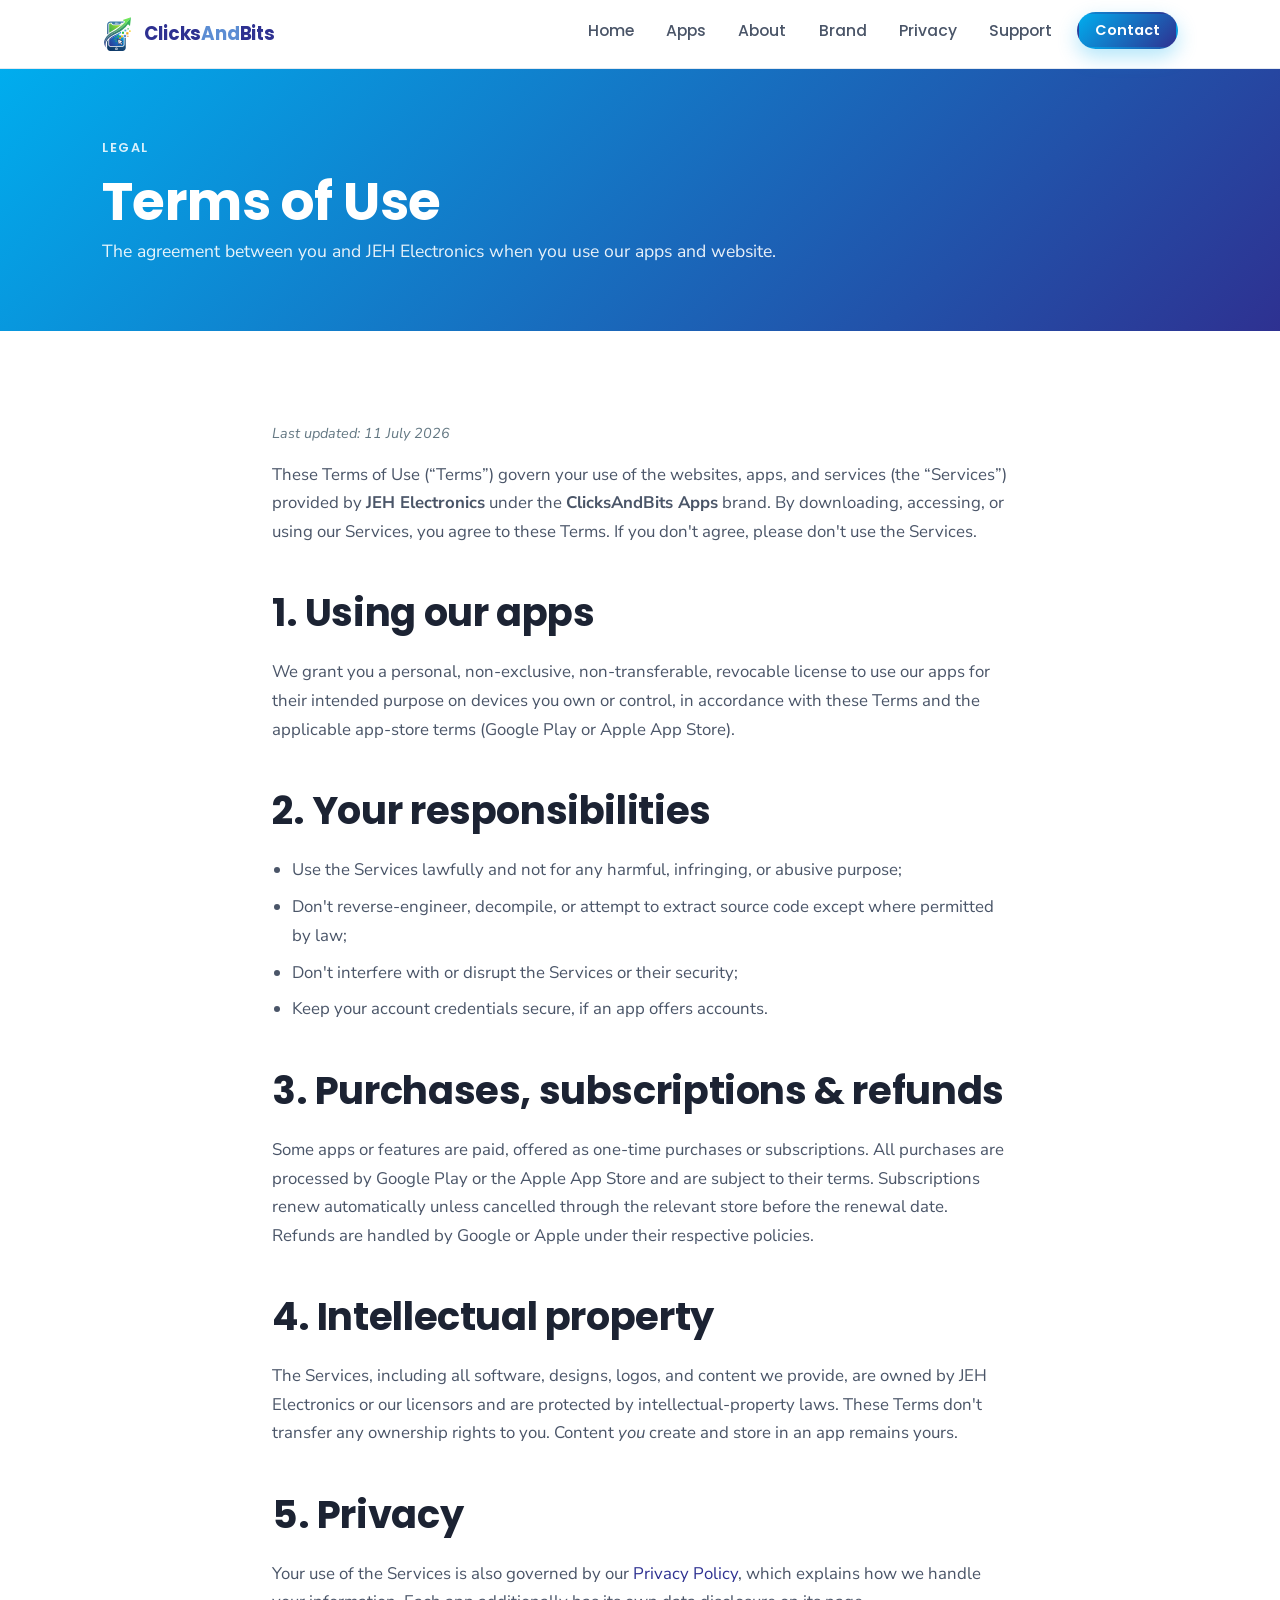
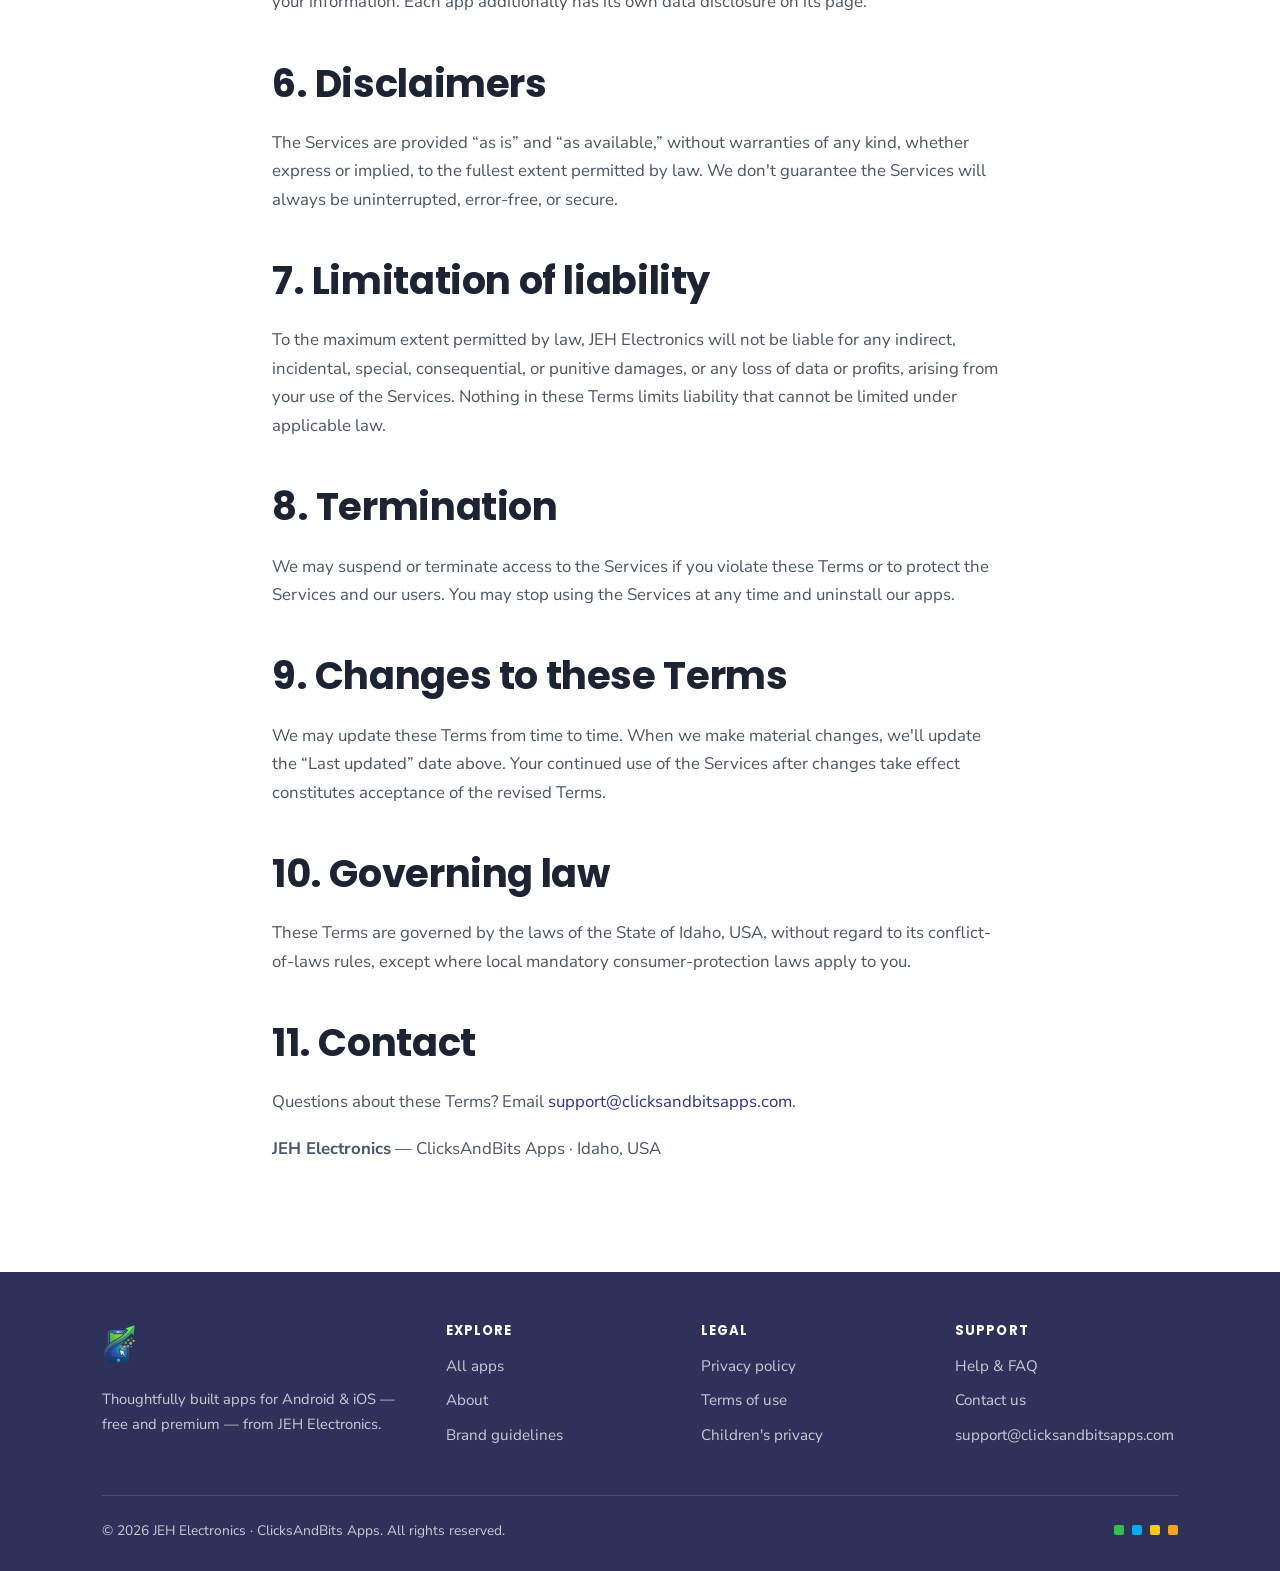
<file: terms.html>
<!DOCTYPE html>
<html lang="en">
<head>
  <meta charset="UTF-8">
  <meta name="viewport" content="width=device-width, initial-scale=1">
  <title>Terms of Use — ClicksAndBits Apps</title>
  <meta name="description" content="The terms of use for ClicksAndBits Apps and services by JEH Electronics.">
  <link rel="icon" type="image/svg+xml" href="assets/img/icon.svg">
  <link rel="preconnect" href="https://fonts.googleapis.com">
  <link rel="preconnect" href="https://fonts.gstatic.com" crossorigin>
  <link href="https://fonts.googleapis.com/css2?family=Poppins:wght@500;600;700&family=Nunito+Sans:opsz,wght@6..12,400;6..12,600;6..12,700&display=swap" rel="stylesheet">
  <link rel="stylesheet" href="assets/css/styles.css">
</head>
<body>

  <header class="site-header">
    <nav class="wrap nav" aria-label="Primary">
      <a class="brand" href="index.html">
        <img src="assets/img/icon.svg" alt="">
        <span class="brand-txt">Clicks<em>And</em>Bits</span>
      </a>
      <button class="nav-toggle" aria-label="Menu" aria-controls="nav-links" aria-expanded="false">
        <svg viewBox="0 0 24 24" fill="none" stroke="currentColor" stroke-width="2.2" stroke-linecap="round"><path d="M3 6h18M3 12h18M3 18h18"/></svg>
      </button>
      <ul class="nav-links" id="nav-links">
        <li><a href="index.html">Home</a></li>
        <li><a href="apps.html">Apps</a></li>
        <li><a href="about.html">About</a></li>
        <li><a href="brand.html">Brand</a></li>
        <li><a href="privacy.html">Privacy</a></li>
        <li><a href="support.html">Support</a></li>
        <li><a class="btn btn--primary btn--sm" href="contact.html">Contact</a></li>
      </ul>
    </nav>
  </header>

  <main>
    <section class="page-hero">
      <div class="wrap">
        <span class="eyebrow">Legal</span>
        <h1>Terms of Use</h1>
        <p>The agreement between you and JEH Electronics when you use our apps and website.</p>
      </div>
    </section>

    <section class="section">
      <div class="wrap prose">
        <p class="updated">Last updated: 11 July 2026</p>

        <p>These Terms of Use (“Terms”) govern your use of the websites, apps, and services (the “Services”) provided by <strong>JEH Electronics</strong> under the <strong>ClicksAndBits Apps</strong> brand. By downloading, accessing, or using our Services, you agree to these Terms. If you don't agree, please don't use the Services.</p>

        <h2>1. Using our apps</h2>
        <p>We grant you a personal, non-exclusive, non-transferable, revocable license to use our apps for their intended purpose on devices you own or control, in accordance with these Terms and the applicable app-store terms (Google Play or Apple App Store).</p>

        <h2>2. Your responsibilities</h2>
        <ul>
          <li>Use the Services lawfully and not for any harmful, infringing, or abusive purpose;</li>
          <li>Don't reverse-engineer, decompile, or attempt to extract source code except where permitted by law;</li>
          <li>Don't interfere with or disrupt the Services or their security;</li>
          <li>Keep your account credentials secure, if an app offers accounts.</li>
        </ul>

        <h2>3. Purchases, subscriptions &amp; refunds</h2>
        <p>Some apps or features are paid, offered as one-time purchases or subscriptions. All purchases are processed by Google Play or the Apple App Store and are subject to their terms. Subscriptions renew automatically unless cancelled through the relevant store before the renewal date. Refunds are handled by Google or Apple under their respective policies.</p>

        <h2>4. Intellectual property</h2>
        <p>The Services, including all software, designs, logos, and content we provide, are owned by JEH Electronics or our licensors and are protected by intellectual-property laws. These Terms don't transfer any ownership rights to you. Content <em>you</em> create and store in an app remains yours.</p>

        <h2>5. Privacy</h2>
        <p>Your use of the Services is also governed by our <a href="privacy.html">Privacy Policy</a>, which explains how we handle your information. Each app additionally has its own data disclosure on its page.</p>

        <h2>6. Disclaimers</h2>
        <p>The Services are provided “as is” and “as available,” without warranties of any kind, whether express or implied, to the fullest extent permitted by law. We don't guarantee the Services will always be uninterrupted, error-free, or secure.</p>

        <h2>7. Limitation of liability</h2>
        <p>To the maximum extent permitted by law, JEH Electronics will not be liable for any indirect, incidental, special, consequential, or punitive damages, or any loss of data or profits, arising from your use of the Services. Nothing in these Terms limits liability that cannot be limited under applicable law.</p>

        <h2>8. Termination</h2>
        <p>We may suspend or terminate access to the Services if you violate these Terms or to protect the Services and our users. You may stop using the Services at any time and uninstall our apps.</p>

        <h2>9. Changes to these Terms</h2>
        <p>We may update these Terms from time to time. When we make material changes, we'll update the “Last updated” date above. Your continued use of the Services after changes take effect constitutes acceptance of the revised Terms.</p>

        <h2>10. Governing law</h2>
        <p>These Terms are governed by the laws of the State of Idaho, USA, without regard to its conflict-of-laws rules, except where local mandatory consumer-protection laws apply to you.</p>

        <h2>11. Contact</h2>
        <p>Questions about these Terms? Email <a href="mailto:support@clicksandbitsapps.com">support@clicksandbitsapps.com</a>.</p>
        <p><strong>JEH Electronics</strong> — ClicksAndBits Apps · Idaho, USA</p>
      </div>
    </section>
  </main>

  <footer class="site-footer">
    <div class="wrap">
      <div class="footer-grid">
        <div class="footer-brand">
          <img src="assets/img/icon.svg" alt="ClicksAndBits Apps">
          <p>Thoughtfully built apps for Android &amp; iOS — free and premium — from JEH Electronics.</p>
        </div>
        <div>
          <h4>Explore</h4>
          <ul>
            <li><a href="apps.html">All apps</a></li>
            <li><a href="about.html">About</a></li>
            <li><a href="brand.html">Brand guidelines</a></li>
          </ul>
        </div>
        <div>
          <h4>Legal</h4>
          <ul>
            <li><a href="privacy.html">Privacy policy</a></li>
            <li><a href="terms.html">Terms of use</a></li>
            <li><a href="privacy.html#childrens-privacy">Children's privacy</a></li>
          </ul>
        </div>
        <div>
          <h4>Support</h4>
          <ul>
            <li><a href="support.html">Help &amp; FAQ</a></li>
            <li><a href="contact.html">Contact us</a></li>
            <li><a href="mailto:support@clicksandbitsapps.com">support@clicksandbitsapps.com</a></li>
          </ul>
        </div>
      </div>
      <div class="footer-bar">
        <span>© <span data-year>2026</span> JEH Electronics · ClicksAndBits Apps. All rights reserved.</span>
        <span class="footer-badges" aria-hidden="true"><i></i><i></i><i></i><i></i></span>
      </div>
    </div>
  </footer>

  <script src="assets/js/main.js"></script>
</body>
</html>
</file>
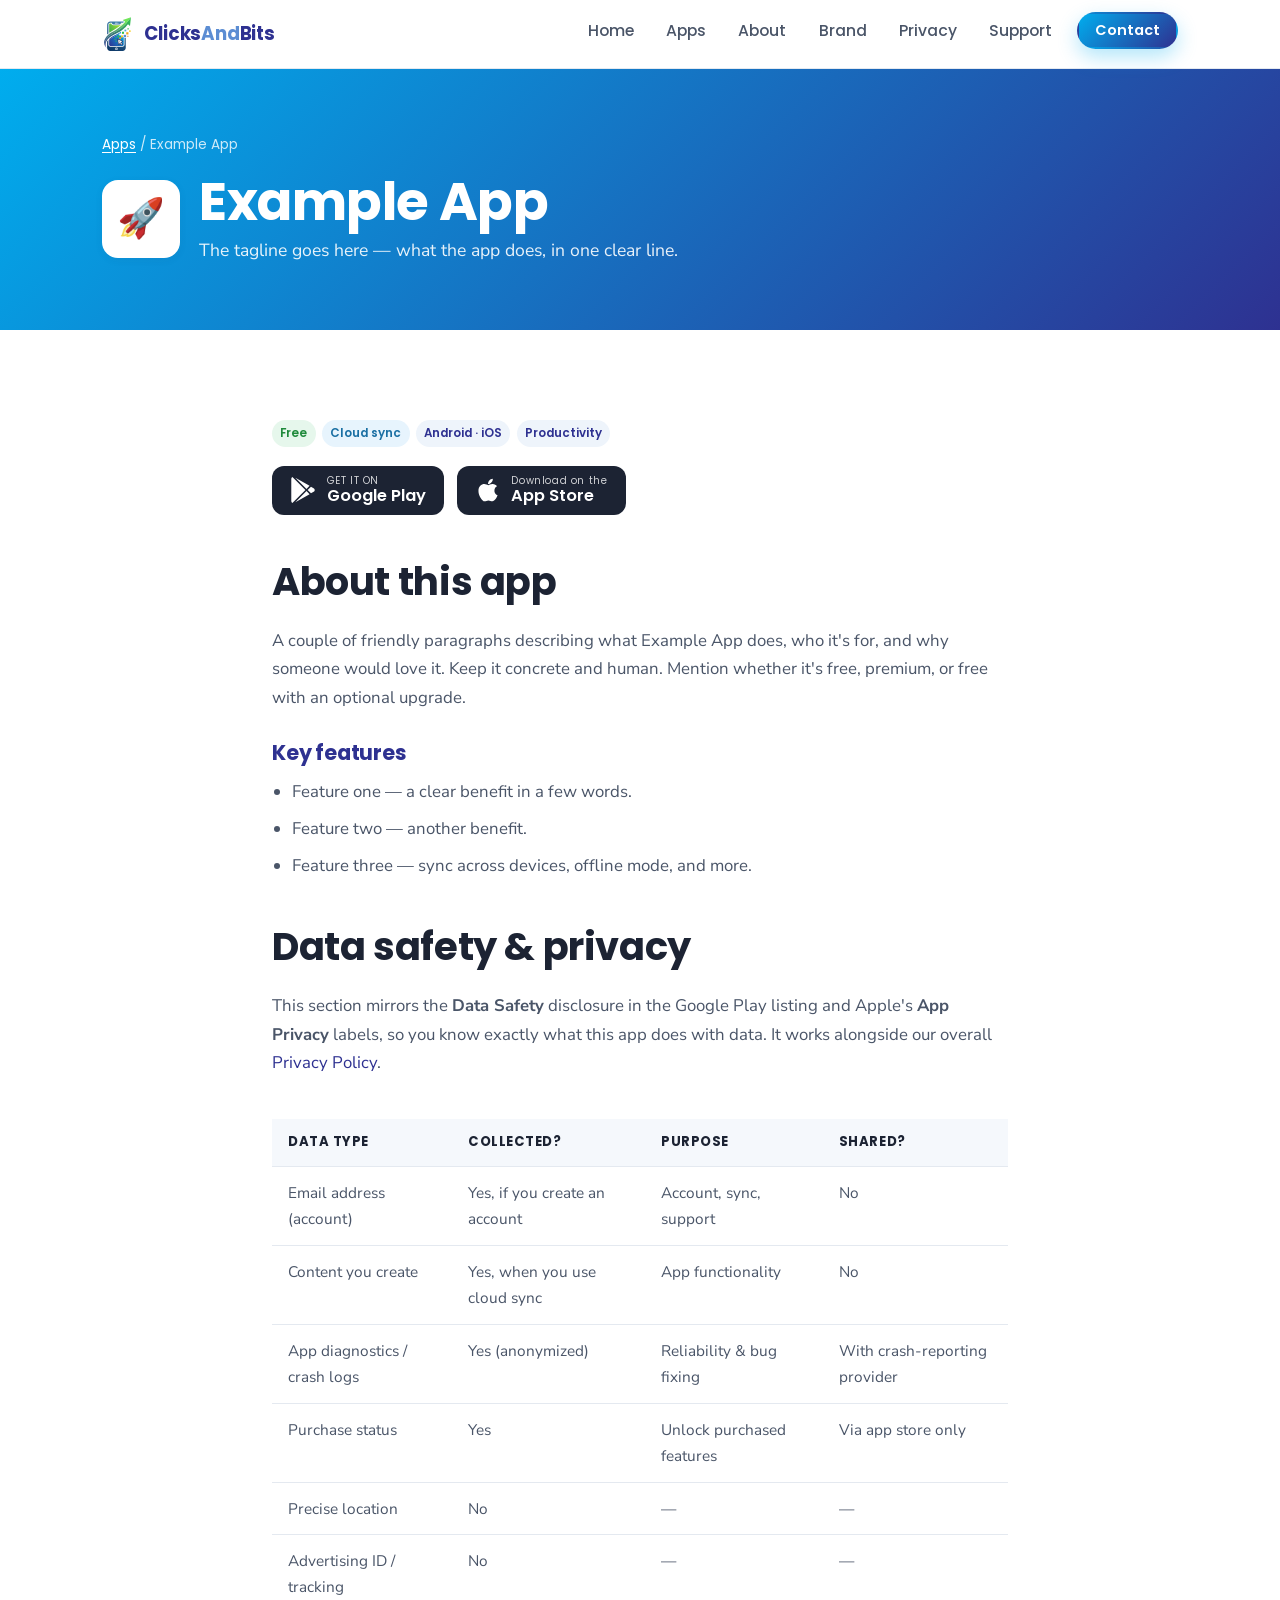
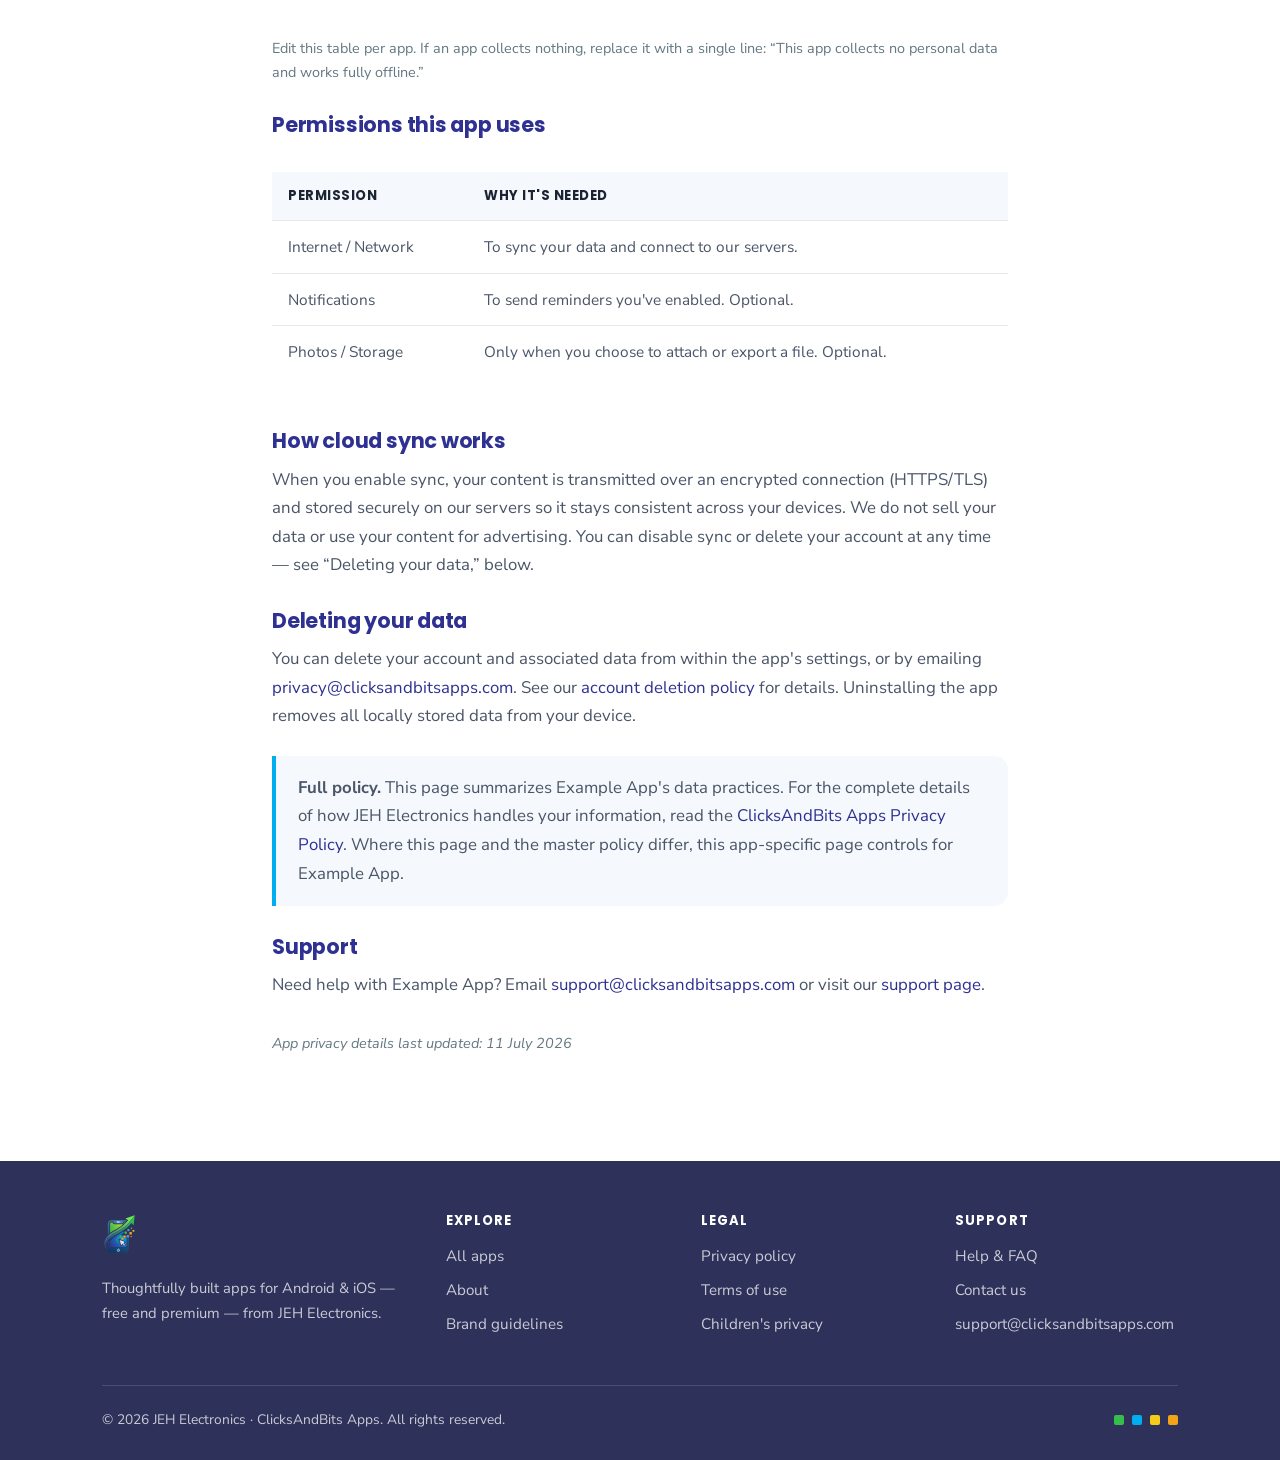
<file: apps/example-app.html>
<!DOCTYPE html>
<html lang="en">
<head>
  <meta charset="UTF-8">
  <meta name="viewport" content="width=device-width, initial-scale=1">
  <!-- ============================================================
       PER-APP TEMPLATE
       Copy this file to apps/<your-app>.html for each new app.
       Replace: title, description, name, icon, tags, features,
       the Data Safety table, permissions, and the privacy section.
       The URL of this page is what you paste into the Google Play
       Console / App Store Connect as the app's privacy policy link.
       ============================================================ -->
  <title>Example App — ClicksAndBits Apps</title>
  <meta name="description" content="Example App by ClicksAndBits Apps (JEH Electronics): features, permissions, and privacy policy.">
  <link rel="icon" type="image/svg+xml" href="../assets/img/icon.svg">
  <link rel="preconnect" href="https://fonts.googleapis.com">
  <link rel="preconnect" href="https://fonts.gstatic.com" crossorigin>
  <link href="https://fonts.googleapis.com/css2?family=Poppins:wght@500;600;700&family=Nunito+Sans:opsz,wght@6..12,400;6..12,600;6..12,700&display=swap" rel="stylesheet">
  <link rel="stylesheet" href="../assets/css/styles.css">
</head>
<body>

  <header class="site-header">
    <nav class="wrap nav" aria-label="Primary">
      <a class="brand" href="../index.html">
        <img src="../assets/img/icon.svg" alt="">
        <span class="brand-txt">Clicks<em>And</em>Bits</span>
      </a>
      <button class="nav-toggle" aria-label="Menu" aria-controls="nav-links" aria-expanded="false">
        <svg viewBox="0 0 24 24" fill="none" stroke="currentColor" stroke-width="2.2" stroke-linecap="round"><path d="M3 6h18M3 12h18M3 18h18"/></svg>
      </button>
      <ul class="nav-links" id="nav-links">
        <li><a href="../index.html">Home</a></li>
        <li><a href="../apps.html">Apps</a></li>
        <li><a href="../about.html">About</a></li>
        <li><a href="../brand.html">Brand</a></li>
        <li><a href="../privacy.html">Privacy</a></li>
        <li><a href="../support.html">Support</a></li>
        <li><a class="btn btn--primary btn--sm" href="../contact.html">Contact</a></li>
      </ul>
    </nav>
  </header>

  <main>
    <!-- ============ APP HERO ============ -->
    <section class="page-hero">
      <div class="wrap">
        <div class="breadcrumb"><a href="../apps.html">Apps</a> / Example App</div>
        <div style="display:flex;gap:1.2rem;align-items:center;flex-wrap:wrap">
          <div class="app-icon" style="background:#fff;color:var(--cb-indigo);width:78px;height:78px;font-size:2.4rem">🚀</div>
          <div>
            <h1 style="margin-bottom:.2rem">Example App</h1>
            <p>The tagline goes here — what the app does, in one clear line.</p>
          </div>
        </div>
      </div>
    </section>

    <section class="section">
      <div class="wrap prose">

        <!-- Store buttons + tags -->
        <div class="tag-row" style="margin-top:0">
          <span class="tag tag--free">Free</span>
          <span class="tag tag--data">Cloud sync</span>
          <span class="tag">Android · iOS</span>
          <span class="tag">Productivity</span>
        </div>
        <div class="btn-row" style="margin:1.2rem 0 0">
          <a class="store-badge" href="#" aria-label="Get it on Google Play">
            <svg viewBox="0 0 512 512" fill="currentColor" aria-hidden="true"><path d="M325.3 234.3 104.6 13l280.8 161.2-60.1 60.1zM47 0C34 6.8 25.3 19.2 25.3 35.3v441.3c0 16.1 8.7 28.5 21.7 35.3l256.6-256L47 0zm425.2 225.6-58.9-34.1-65.7 64.5 65.7 64.5 60.1-34.1c18-14.3 18-46.5-1.2-60.8zM104.6 499l280.8-161.2-60.1-60.1L104.6 499z"/></svg>
            <span><span class="sb-small">GET IT ON</span><span class="sb-big">Google Play</span></span>
          </a>
          <a class="store-badge" href="#" aria-label="Download on the App Store">
            <svg viewBox="0 0 384 512" fill="currentColor" aria-hidden="true"><path d="M318.7 268.7c-.2-36.7 16.4-64.4 50-84.8-18.8-26.9-47.2-41.7-84.7-44.6-35.5-2.8-74.3 20.7-88.5 20.7-15 0-49.4-19.7-76.4-19.7C63.3 141.2 4 184.8 4 273.5q0 39.3 14.4 81.2c12.8 36.7 59 126.7 107.2 125.2 25.2-.6 43-17.9 75.8-17.9 31.8 0 48.3 17.9 76.4 17.9 48.6-.7 90.4-82.5 102.6-119.3-65.2-30.7-61.7-90-61.7-91.9zm-56.6-164.2c27.3-32.4 24.8-61.9 24-72.5-24.1 1.4-52 16.4-67.9 34.9-17.5 19.8-27.8 44.3-25.6 71.9 26.1 2 49.9-11.4 69.5-34.3z"/></svg>
            <span><span class="sb-small">Download on the</span><span class="sb-big">App Store</span></span>
          </a>
        </div>

        <h2>About this app</h2>
        <p>A couple of friendly paragraphs describing what Example App does, who it's for, and why someone would love it. Keep it concrete and human. Mention whether it's free, premium, or free with an optional upgrade.</p>

        <h3>Key features</h3>
        <ul>
          <li>Feature one — a clear benefit in a few words.</li>
          <li>Feature two — another benefit.</li>
          <li>Feature three — sync across devices, offline mode, and more.</li>
        </ul>

        <!-- ============ DATA SAFETY (Google Play style) ============ -->
        <h2 id="data-safety">Data safety &amp; privacy</h2>
        <p>This section mirrors the <strong>Data Safety</strong> disclosure in the Google Play listing and Apple's <strong>App Privacy</strong> labels, so you know exactly what this app does with data. It works alongside our overall <a href="../privacy.html">Privacy Policy</a>.</p>

        <div class="table-scroll">
          <table class="data-table">
            <thead><tr><th>Data type</th><th>Collected?</th><th>Purpose</th><th>Shared?</th></tr></thead>
            <tbody>
              <tr><td>Email address (account)</td><td>Yes, if you create an account</td><td>Account, sync, support</td><td>No</td></tr>
              <tr><td>Content you create</td><td>Yes, when you use cloud sync</td><td>App functionality</td><td>No</td></tr>
              <tr><td>App diagnostics / crash logs</td><td>Yes (anonymized)</td><td>Reliability &amp; bug fixing</td><td>With crash-reporting provider</td></tr>
              <tr><td>Purchase status</td><td>Yes</td><td>Unlock purchased features</td><td>Via app store only</td></tr>
              <tr><td>Precise location</td><td>No</td><td>—</td><td>—</td></tr>
              <tr><td>Advertising ID / tracking</td><td>No</td><td>—</td><td>—</td></tr>
            </tbody>
          </table>
        </div>
        <p class="small muted">Edit this table per app. If an app collects nothing, replace it with a single line: “This app collects no personal data and works fully offline.”</p>

        <h3>Permissions this app uses</h3>
        <div class="table-scroll">
          <table class="data-table">
            <thead><tr><th>Permission</th><th>Why it's needed</th></tr></thead>
            <tbody>
              <tr><td>Internet / Network</td><td>To sync your data and connect to our servers.</td></tr>
              <tr><td>Notifications</td><td>To send reminders you've enabled. Optional.</td></tr>
              <tr><td>Photos / Storage</td><td>Only when you choose to attach or export a file. Optional.</td></tr>
            </tbody>
          </table>
        </div>

        <h3>How cloud sync works</h3>
        <p>When you enable sync, your content is transmitted over an encrypted connection (HTTPS/TLS) and stored securely on our servers so it stays consistent across your devices. We do not sell your data or use your content for advertising. You can disable sync or delete your account at any time — see “Deleting your data,” below.</p>

        <h3>Deleting your data</h3>
        <p>You can delete your account and associated data from within the app's settings, or by emailing <a href="mailto:privacy@clicksandbitsapps.com">privacy@clicksandbitsapps.com</a>. See our <a href="../privacy.html#account-deletion">account deletion policy</a> for details. Uninstalling the app removes all locally stored data from your device.</p>

        <div class="callout">
          <p><strong>Full policy.</strong> This page summarizes Example App's data practices. For the complete details of how JEH Electronics handles your information, read the <a href="../privacy.html">ClicksAndBits Apps Privacy Policy</a>. Where this page and the master policy differ, this app-specific page controls for Example App.</p>
        </div>

        <h3>Support</h3>
        <p>Need help with Example App? Email <a href="mailto:support@clicksandbitsapps.com">support@clicksandbitsapps.com</a> or visit our <a href="../support.html">support page</a>.</p>

        <p class="updated" style="margin-top:2rem">App privacy details last updated: 11 July 2026</p>
      </div>
    </section>
  </main>

  <footer class="site-footer">
    <div class="wrap">
      <div class="footer-grid">
        <div class="footer-brand">
          <img src="../assets/img/icon.svg" alt="ClicksAndBits Apps">
          <p>Thoughtfully built apps for Android &amp; iOS — free and premium — from JEH Electronics.</p>
        </div>
        <div>
          <h4>Explore</h4>
          <ul>
            <li><a href="../apps.html">All apps</a></li>
            <li><a href="../about.html">About</a></li>
            <li><a href="../brand.html">Brand guidelines</a></li>
          </ul>
        </div>
        <div>
          <h4>Legal</h4>
          <ul>
            <li><a href="../privacy.html">Privacy policy</a></li>
            <li><a href="../terms.html">Terms of use</a></li>
            <li><a href="../privacy.html#childrens-privacy">Children's privacy</a></li>
          </ul>
        </div>
        <div>
          <h4>Support</h4>
          <ul>
            <li><a href="../support.html">Help &amp; FAQ</a></li>
            <li><a href="../contact.html">Contact us</a></li>
            <li><a href="mailto:support@clicksandbitsapps.com">support@clicksandbitsapps.com</a></li>
          </ul>
        </div>
      </div>
      <div class="footer-bar">
        <span>© <span data-year>2026</span> JEH Electronics · ClicksAndBits Apps. All rights reserved.</span>
        <span class="footer-badges" aria-hidden="true"><i></i><i></i><i></i><i></i></span>
      </div>
    </div>
  </footer>

  <script src="../assets/js/main.js"></script>
</body>
</html>
</file>
<file: assets/css/styles.css>
/* =====================================================================
   ClicksAndBits Apps — Design System
   Brand colors taken from the Clicks logo (JEH Electronics)
   ===================================================================== */

:root {
  /* --- Brand palette --------------------------------------------- */
  --cb-blue:        #00adee;   /* bright sky blue  */
  --cb-blue-2:      #4da8de;   /* soft blue        */
  --cb-indigo:      #2e3191;   /* deep indigo      */
  --cb-indigo-2:    #2e3159;   /* near-navy        */
  --cb-slate-blue:  #5c8dd3;   /* slate blue       */
  --cb-green:       #36be4a;   /* clicks green     */
  --cb-green-2:     #70e657;   /* light green      */
  --cb-yellow:      #f4cb19;   /* bit yellow       */
  --cb-orange:      #f4a419;   /* bit orange       */

  /* --- Neutrals -------------------------------------------------- */
  --ink:            #1c2333;   /* primary text     */
  --ink-soft:       #4a5568;   /* secondary text   */
  --slate:          #647883;   /* muted text       */
  --line:           #e4e9f0;   /* borders          */
  --bg:             #ffffff;
  --bg-soft:        #f5f8fc;   /* section tint     */
  --bg-tint:        #eef4fb;

  /* --- Signature gradients (from the logo) ----------------------- */
  --grad-brand:  linear-gradient(135deg, var(--cb-blue) 0%, var(--cb-indigo) 100%);
  --grad-rise:   linear-gradient(120deg, var(--cb-green-2) 0%, var(--cb-blue) 55%, var(--cb-indigo) 100%);
  --grad-warm:   linear-gradient(135deg, var(--cb-yellow) 0%, var(--cb-orange) 100%);

  /* --- Type ------------------------------------------------------ */
  --font-display: 'Poppins', system-ui, -apple-system, 'Segoe UI', Roboto, sans-serif;
  --font-body:    'Nunito Sans', system-ui, -apple-system, 'Segoe UI', Roboto, sans-serif;

  /* --- Shape & depth --------------------------------------------- */
  --radius:    14px;
  --radius-lg: 22px;
  --radius-sm: 9px;
  --shadow-sm: 0 2px 8px rgba(46, 49, 89, 0.06);
  --shadow:    0 10px 30px rgba(46, 49, 89, 0.10);
  --shadow-lg: 0 24px 60px rgba(46, 49, 89, 0.16);

  --wrap: 1120px;
}

/* =====================================================================
   Base
   ===================================================================== */
*, *::before, *::after { box-sizing: border-box; }

html { scroll-behavior: smooth; -webkit-text-size-adjust: 100%; }

body {
  margin: 0;
  font-family: var(--font-body);
  font-size: 1.05rem;
  line-height: 1.7;
  color: var(--ink-soft);
  background: var(--bg);
  -webkit-font-smoothing: antialiased;
  text-rendering: optimizeLegibility;
}

h1, h2, h3, h4 {
  font-family: var(--font-display);
  color: var(--ink);
  line-height: 1.15;
  font-weight: 700;
  margin: 0 0 .6em;
  letter-spacing: -0.01em;
}
h1 { font-size: clamp(2.1rem, 5vw, 3.3rem); }
h2 { font-size: clamp(1.7rem, 3.5vw, 2.4rem); }
h3 { font-size: 1.3rem; }

p { margin: 0 0 1.1em; }

a { color: var(--cb-indigo); text-decoration: none; transition: color .15s ease; }
a:hover { color: var(--cb-blue); }

img, svg { max-width: 100%; }

ul, ol { margin: 0 0 1.1em; padding-left: 1.3em; }
li { margin-bottom: .4em; }

hr { border: none; border-top: 1px solid var(--line); margin: 2.5rem 0; }

code {
  font-family: ui-monospace, SFMono-Regular, Menlo, Consolas, monospace;
  background: var(--bg-tint);
  color: var(--cb-indigo);
  padding: .12em .4em;
  border-radius: 6px;
  font-size: .9em;
}

:focus-visible { outline: 3px solid var(--cb-blue); outline-offset: 2px; border-radius: 4px; }

/* =====================================================================
   Layout helpers
   ===================================================================== */
.wrap { width: 100%; max-width: var(--wrap); margin: 0 auto; padding: 0 22px; }
.section { padding: clamp(3.5rem, 7vw, 6rem) 0; }
.section--soft { background: var(--bg-soft); }
.section--tint { background: var(--bg-tint); }

.center { text-align: center; }
.eyebrow {
  display: inline-block;
  font-family: var(--font-display);
  font-weight: 600;
  font-size: .8rem;
  letter-spacing: .12em;
  text-transform: uppercase;
  color: var(--cb-blue);
  margin-bottom: .8rem;
}
.lead { font-size: 1.2rem; color: var(--ink-soft); }
.section-head { max-width: 680px; margin: 0 auto 2.8rem; }
.section-head.center { text-align: center; }

/* =====================================================================
   Buttons
   ===================================================================== */
.btn {
  display: inline-flex;
  align-items: center;
  gap: .55em;
  font-family: var(--font-display);
  font-weight: 600;
  font-size: 1rem;
  line-height: 1;
  padding: .85em 1.5em;
  border-radius: 999px;
  border: 2px solid transparent;
  cursor: pointer;
  transition: transform .12s ease, box-shadow .18s ease, background .18s ease, color .18s ease;
  white-space: nowrap;
}
.btn:active { transform: translateY(1px); }
.btn--primary {
  background: var(--grad-brand);
  color: #fff;
  box-shadow: 0 8px 20px rgba(0, 173, 238, 0.30);
}
.btn--primary:hover { color: #fff; box-shadow: 0 12px 28px rgba(0, 173, 238, 0.42); transform: translateY(-2px); }
.btn--ghost {
  background: #fff;
  color: var(--cb-indigo);
  border-color: var(--line);
}
.btn--ghost:hover { border-color: var(--cb-blue); color: var(--cb-blue); }
.btn--sm { font-size: .9rem; padding: .65em 1.1em; }

.btn-row { display: flex; flex-wrap: wrap; gap: .8rem; }
.btn-row.center { justify-content: center; }

/* Store badges */
.store-badge {
  display: inline-flex;
  align-items: center;
  gap: .6em;
  background: var(--ink);
  color: #fff;
  border-radius: 12px;
  padding: .6em 1.1em;
  font-family: var(--font-display);
  transition: transform .12s ease, box-shadow .18s ease;
}
.store-badge:hover { color: #fff; transform: translateY(-2px); box-shadow: var(--shadow); }
.store-badge svg { width: 26px; height: 26px; flex: none; }
.store-badge .sb-small { display: block; font-size: .62rem; letter-spacing: .06em; opacity: .8; line-height: 1.1; }
.store-badge .sb-big { display: block; font-size: 1.02rem; font-weight: 600; line-height: 1.1; }
.store-badge.is-disabled { background: #aeb8c4; pointer-events: none; }

/* =====================================================================
   Header / Nav
   ===================================================================== */
.site-header {
  position: sticky;
  top: 0;
  z-index: 50;
  background: rgba(255, 255, 255, 0.85);
  backdrop-filter: saturate(180%) blur(12px);
  -webkit-backdrop-filter: saturate(180%) blur(12px);
  border-bottom: 1px solid var(--line);
}
.nav {
  display: flex;
  align-items: center;
  justify-content: space-between;
  height: 68px;
}
.brand { display: inline-flex; align-items: center; gap: .6em; font-family: var(--font-display); font-weight: 700; color: var(--ink); font-size: 1.15rem; }
.brand:hover { color: var(--ink); }
.brand img { height: 38px; width: auto; }
.brand .brand-txt { color: var(--cb-indigo); letter-spacing: -0.01em; }
.brand .brand-txt em { color: var(--cb-slate-blue); font-style: normal; }

.nav-links { display: flex; align-items: center; gap: .35rem; list-style: none; margin: 0; padding: 0; }
.nav-links a:not(.btn) {
  font-family: var(--font-display);
  font-weight: 500;
  font-size: .98rem;
  color: var(--ink-soft);
  padding: .5em .85em;
  border-radius: 8px;
}
.nav-links a:not(.btn):hover { color: var(--cb-indigo); background: var(--bg-tint); }
.nav-links a:not(.btn).is-active { color: var(--cb-indigo); background: var(--bg-tint); }
.nav-links .btn { margin-left: .4rem; }

.nav-toggle {
  display: none;
  background: none; border: none; cursor: pointer;
  width: 44px; height: 44px; padding: 10px;
  color: var(--cb-indigo);
}
.nav-toggle svg { width: 100%; height: 100%; }

@media (max-width: 860px) {
  .nav-toggle { display: block; }
  .nav-links {
    position: absolute;
    top: 68px; left: 0; right: 0;
    flex-direction: column;
    align-items: stretch;
    gap: .2rem;
    background: #fff;
    border-bottom: 1px solid var(--line);
    padding: 1rem 22px 1.4rem;
    box-shadow: var(--shadow);
    transform: translateY(-8px);
    opacity: 0;
    pointer-events: none;
    transition: opacity .18s ease, transform .18s ease;
  }
  .nav-links.open { opacity: 1; transform: none; pointer-events: auto; }
  .nav-links a:not(.btn) { padding: .7em .85em; }
  .nav-links .btn { margin: .4rem 0 0; justify-content: center; }
}

/* =====================================================================
   Hero
   ===================================================================== */
.hero { position: relative; overflow: hidden; background: var(--bg-soft); }
.hero::before {
  content: "";
  position: absolute; inset: 0;
  background:
    radial-gradient(60% 60% at 85% 10%, rgba(0,173,238,.14), transparent 60%),
    radial-gradient(50% 50% at 5% 90%, rgba(54,190,74,.12), transparent 60%);
  pointer-events: none;
}
.hero-grid {
  position: relative;
  display: grid;
  grid-template-columns: 1.1fr .9fr;
  gap: 3rem;
  align-items: center;
  padding: clamp(3rem, 6vw, 5.5rem) 0;
}
.hero h1 { color: var(--ink); }
.hero h1 .grad { background: var(--grad-rise); -webkit-background-clip: text; background-clip: text; color: transparent; }
.hero .lead { max-width: 34ch; }
.hero-art { display: flex; justify-content: center; }
.hero-art img { width: min(360px, 80%); filter: drop-shadow(0 20px 40px rgba(46,49,89,.18)); }

/* floating bits accent */
.bits { display: inline-flex; gap: 6px; vertical-align: middle; margin-left: .3em; }
.bits i { width: 12px; height: 12px; border-radius: 3px; display: inline-block; }
.bits i:nth-child(1){ background: var(--cb-green); }
.bits i:nth-child(2){ background: var(--cb-blue); }
.bits i:nth-child(3){ background: var(--cb-yellow); }
.bits i:nth-child(4){ background: var(--cb-orange); }

.pill-row { display: flex; flex-wrap: wrap; gap: .6rem; margin-top: 1.6rem; }
.pill {
  display: inline-flex; align-items: center; gap: .4em;
  background: #fff; border: 1px solid var(--line);
  border-radius: 999px; padding: .4em .9em;
  font-family: var(--font-display); font-weight: 600; font-size: .82rem;
  color: var(--ink-soft);
}
.pill .dot { width: 8px; height: 8px; border-radius: 50%; }

@media (max-width: 780px) {
  .hero-grid { grid-template-columns: 1fr; gap: 1.5rem; text-align: center; }
  .hero .lead { margin-inline: auto; }
  .hero .btn-row, .hero .pill-row { justify-content: center; }
  .hero-art { order: -1; }
  .hero-art img { width: min(240px, 62%); }
}

/* =====================================================================
   Cards & grids
   ===================================================================== */
.grid { display: grid; gap: 1.4rem; }
.grid-3 { grid-template-columns: repeat(3, 1fr); }
.grid-2 { grid-template-columns: repeat(2, 1fr); }
@media (max-width: 900px){ .grid-3 { grid-template-columns: repeat(2,1fr);} }
@media (max-width: 620px){ .grid-3, .grid-2 { grid-template-columns: 1fr; } }

.card {
  background: #fff;
  border: 1px solid var(--line);
  border-radius: var(--radius-lg);
  padding: 1.6rem;
  box-shadow: var(--shadow-sm);
  transition: transform .15s ease, box-shadow .2s ease, border-color .2s ease;
}
.card--hover:hover { transform: translateY(-4px); box-shadow: var(--shadow); border-color: transparent; }

.feature-icon {
  width: 52px; height: 52px; border-radius: 14px;
  display: grid; place-items: center;
  margin-bottom: 1rem;
  color: #fff;
}
.feature-icon svg { width: 26px; height: 26px; }
.bg-brand { background: var(--grad-brand); }
.bg-rise  { background: var(--grad-rise); }
.bg-warm  { background: var(--grad-warm); }
.bg-green { background: linear-gradient(135deg, var(--cb-green-2), var(--cb-green)); }

.card h3 { margin-bottom: .4rem; }
.card p:last-child { margin-bottom: 0; }

/* =====================================================================
   App cards
   ===================================================================== */
.app-card { display: flex; flex-direction: column; }
.app-card__top { display: flex; gap: 1rem; align-items: center; margin-bottom: 1rem; }
.app-icon {
  width: 62px; height: 62px; flex: none;
  border-radius: 16px;
  display: grid; place-items: center;
  font-size: 1.9rem;
  color: #fff;
  box-shadow: var(--shadow-sm);
}
.app-icon--img { padding: 0; overflow: hidden; background: none; }
.app-icon--img img { width: 100%; height: 100%; object-fit: cover; display: block; }
.app-card h3 { margin: 0; }
.app-card__meta { font-size: .85rem; color: var(--slate); font-family: var(--font-display); font-weight: 600; }
.app-card p { font-size: .98rem; }
.app-card .tag-row { margin-top: auto; }

.tag-row { display: flex; flex-wrap: wrap; gap: .4rem; margin: .9rem 0 1.1rem; }
.tag {
  font-family: var(--font-display);
  font-weight: 600; font-size: .74rem;
  padding: .3em .7em; border-radius: 999px;
  background: var(--bg-tint); color: var(--cb-indigo);
}
.tag--free  { background: #e6f7ec; color: #1f8a3b; }
.tag--paid  { background: #fff3d6; color: #a9761a; }
.tag--data  { background: #e7f4fd; color: #1a6fa3; }
.tag--soon  { background: #eef0f5; color: #6b7688; }

.app-card__actions { display: flex; flex-wrap: wrap; gap: .6rem; align-items: center; }
.link-arrow { font-family: var(--font-display); font-weight: 600; font-size: .92rem; display: inline-flex; align-items: center; gap: .3em; }
.link-arrow::after { content: "→"; transition: transform .15s ease; }
.link-arrow:hover::after { transform: translateX(3px); }

/* =====================================================================
   Content pages (privacy, terms, per-app)
   ===================================================================== */
.page-hero {
  background: var(--grad-brand);
  color: #fff;
  padding: clamp(2.5rem, 5vw, 4rem) 0;
}
.page-hero h1 { color: #fff; margin-bottom: .3rem; }
.page-hero p { color: rgba(255,255,255,.9); margin: 0; font-size: 1.1rem; }
.page-hero .eyebrow { color: rgba(255,255,255,.85); }
.breadcrumb { font-size: .85rem; color: rgba(255,255,255,.8); margin-bottom: 1rem; font-family: var(--font-display); }
.breadcrumb a { color: #fff; text-decoration: underline; text-underline-offset: 3px; }

.prose { max-width: 780px; margin: 0 auto; }
.prose h2 { margin-top: 2.4rem; padding-top: .4rem; }
.prose h3 { margin-top: 1.8rem; color: var(--cb-indigo); }
.prose h2:first-child { margin-top: 0; }
.prose ul { padding-left: 1.2em; }
.prose li { margin-bottom: .5em; }
.updated { font-size: .9rem; color: var(--slate); font-style: italic; }

.callout {
  border-left: 4px solid var(--cb-blue);
  background: var(--bg-soft);
  border-radius: 0 var(--radius) var(--radius) 0;
  padding: 1.1rem 1.4rem;
  margin: 1.6rem 0;
}
.callout p:last-child { margin-bottom: 0; }
.callout--warm { border-left-color: var(--cb-orange); }
.callout--green { border-left-color: var(--cb-green); }

.toc {
  background: var(--bg-soft);
  border: 1px solid var(--line);
  border-radius: var(--radius);
  padding: 1.2rem 1.4rem;
  margin-bottom: 2rem;
}
.toc strong { font-family: var(--font-display); display: block; margin-bottom: .5rem; color: var(--ink); }
.toc ul { list-style: none; padding: 0; margin: 0; columns: 2; }
.toc li { margin-bottom: .35em; }
@media (max-width: 620px){ .toc ul { columns: 1; } }

/* Data-usage table */
.data-table { width: 100%; border-collapse: collapse; margin: 1.4rem 0; font-size: .96rem; }
.data-table th, .data-table td { text-align: left; padding: .8rem 1rem; border-bottom: 1px solid var(--line); vertical-align: top; }
.data-table th { font-family: var(--font-display); color: var(--ink); background: var(--bg-soft); font-size: .82rem; text-transform: uppercase; letter-spacing: .04em; }
.data-table tr:last-child td { border-bottom: none; }
.table-scroll { overflow-x: auto; }

/* =====================================================================
   Brand guideline page
   ===================================================================== */
.swatch-grid { display: grid; grid-template-columns: repeat(4, 1fr); gap: 1rem; }
@media (max-width: 720px){ .swatch-grid { grid-template-columns: repeat(2,1fr);} }
.swatch {
  border: 1px solid var(--line); border-radius: var(--radius);
  overflow: hidden; background: #fff;
}
.swatch__chip { height: 96px; }
.swatch__body { padding: .8rem 1rem; }
.swatch__name { font-family: var(--font-display); font-weight: 600; color: var(--ink); font-size: .95rem; }
.swatch__hex { font-family: ui-monospace, Menlo, monospace; font-size: .82rem; color: var(--slate); text-transform: uppercase; }

.grad-grid { display: grid; grid-template-columns: repeat(3,1fr); gap: 1rem; }
@media (max-width: 720px){ .grad-grid { grid-template-columns: 1fr; } }
.grad-card { border-radius: var(--radius); overflow: hidden; border: 1px solid var(--line); }
.grad-card__band { height: 90px; }
.grad-card__body { padding: .8rem 1rem; background: #fff; }

.do-dont { display: grid; grid-template-columns: 1fr 1fr; gap: 1.2rem; }
@media (max-width: 620px){ .do-dont { grid-template-columns: 1fr; } }
.dd { border-radius: var(--radius); padding: 1.2rem 1.4rem; border: 1px solid var(--line); }
.dd--do { background: #f2fbf5; border-color: #cfe9d6; }
.dd--dont { background: #fdf3f3; border-color: #f2d6d6; }
.dd h4 { display: flex; align-items: center; gap: .4em; margin-bottom: .6rem; }
.dd ul { margin: 0; }

.type-sample { border: 1px solid var(--line); border-radius: var(--radius); padding: 1.4rem 1.6rem; background: #fff; }
.type-sample .ts-label { font-size: .78rem; color: var(--slate); font-family: var(--font-display); text-transform: uppercase; letter-spacing: .08em; }

/* =====================================================================
   CTA band
   ===================================================================== */
.cta-band {
  background: var(--grad-rise);
  color: #fff;
  border-radius: var(--radius-lg);
  padding: clamp(2.2rem, 5vw, 3.4rem);
  text-align: center;
  box-shadow: var(--shadow);
}
.cta-band h2 { color: #fff; }
.cta-band p { color: rgba(255,255,255,.92); max-width: 52ch; margin-inline: auto; }
.cta-band .btn--primary { background: #fff; color: var(--cb-indigo); box-shadow: 0 8px 20px rgba(0,0,0,.18); }
.cta-band .btn--primary:hover { color: var(--cb-indigo); }

/* =====================================================================
   Footer
   ===================================================================== */
.site-footer {
  background: var(--cb-indigo-2);
  color: rgba(255,255,255,.75);
  padding: 3.2rem 0 1.8rem;
  font-size: .95rem;
}
.footer-grid {
  display: grid;
  grid-template-columns: 1.4fr 1fr 1fr 1fr;
  gap: 2rem;
  margin-bottom: 2.4rem;
}
@media (max-width: 780px){ .footer-grid { grid-template-columns: 1fr 1fr; gap: 1.6rem; } }
@media (max-width: 460px){ .footer-grid { grid-template-columns: 1fr; } }
.site-footer h4 { color: #fff; font-size: .82rem; text-transform: uppercase; letter-spacing: .08em; margin-bottom: 1rem; }
.site-footer ul { list-style: none; padding: 0; margin: 0; }
.site-footer li { margin-bottom: .55em; }
.site-footer a { color: rgba(255,255,255,.75); }
.site-footer a:hover { color: #fff; }
.footer-brand img { height: 42px; margin-bottom: .8rem; }
.footer-brand p { max-width: 34ch; font-size: .92rem; }
.footer-bar {
  border-top: 1px solid rgba(255,255,255,.14);
  padding-top: 1.4rem;
  display: flex; flex-wrap: wrap; gap: .6rem 1.4rem;
  align-items: center; justify-content: space-between;
  font-size: .86rem;
}
.footer-bar a { color: rgba(255,255,255,.75); }
.footer-badges { display: flex; gap: 8px; }
.footer-badges i { width: 10px; height: 10px; border-radius: 2px; }
.footer-badges i:nth-child(1){ background: var(--cb-green);}
.footer-badges i:nth-child(2){ background: var(--cb-blue);}
.footer-badges i:nth-child(3){ background: var(--cb-yellow);}
.footer-badges i:nth-child(4){ background: var(--cb-orange);}

/* =====================================================================
   Contact
   ===================================================================== */
.contact-grid { display: grid; grid-template-columns: 1fr 1fr; gap: 1.4rem; }
@media (max-width: 720px){ .contact-grid { grid-template-columns: 1fr; } }
.contact-card { display: flex; gap: 1rem; align-items: flex-start; }
.contact-card .feature-icon { margin-bottom: 0; flex: none; }
.contact-card h3 { margin-bottom: .2rem; font-size: 1.1rem; }
.contact-card a { font-weight: 600; }

/* Utility */
.mt-0 { margin-top: 0; } .mb-0 { margin-bottom: 0; }
.muted { color: var(--slate); }
.small { font-size: .9rem; }
.stack > * + * { margin-top: 1rem; }
</file>
